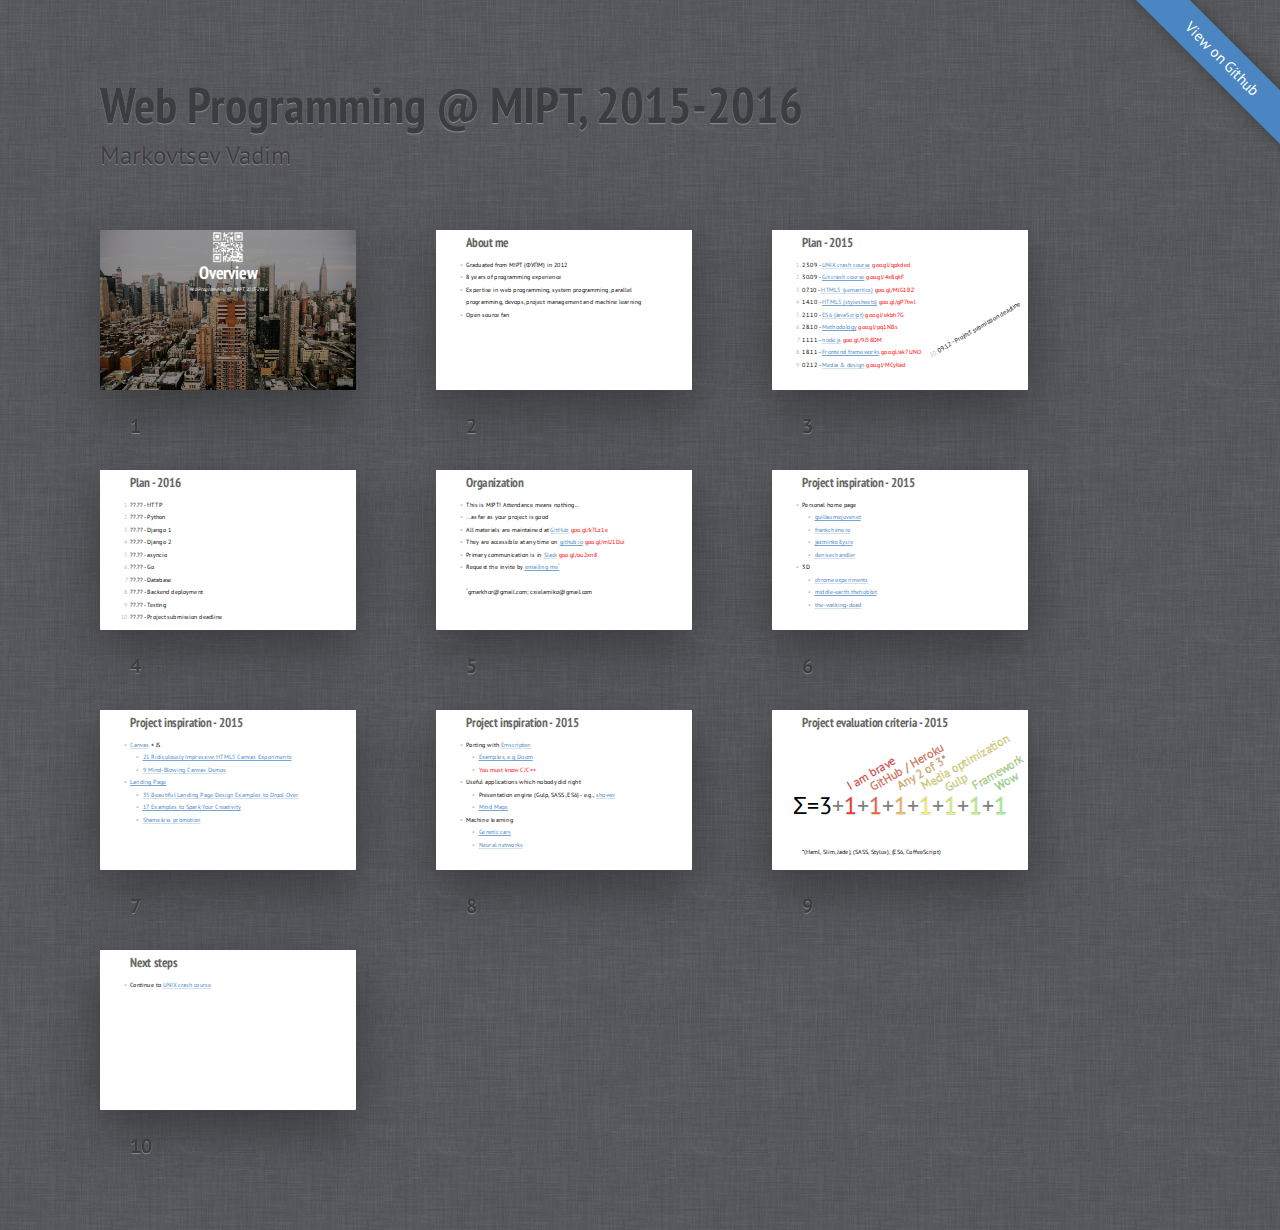
<file: 00_overview/index.html>
<!DOCTYPE HTML>
<html lang="en">
<head>
	<title>Web Programming @ MIPT</title>
	<meta charset="utf-8">
	<meta name="viewport" content="width=792, user-scalable=no">
	<meta http-equiv="x-ua-compatible" content="ie=edge">
	<link rel="stylesheet" href="../common/shower/themes/ribbon/styles/screen.css">
	<link rel="stylesheet" href="../common/shower/cover.css">
</head>
<body class="list">
	<header class="caption">
		<h1>Web Programming @ MIPT, 2015-2016</h1>
		<p>Markovtsev Vadim</p>
	</header>
	<section class="slide cover" id="cover"><div>
		<img src="pictures/cover.jpg" alt="">
		<h2>Overview</h2>
		<p>Web Programming @ MIPT, 2015-2016</p>
		<img src="pictures/qrcode.png" id="qr">
	</div></section>
	<section class="slide"><div>
		<h2>About me</h2>
		<ul>
			<li>Graduated from MIPT (ФУПМ) in 2012</li>
			<li>8 years of programming experience</li>
			<li>Expertise in web programming, system programming, parallel programming, devops, project management and machine learning</li>
      <li>Open source fan</li>
		</ul>
	</div></section>
	<section class="slide"><div>
		<h2>Plan - 2015</h2>
		<ol>
			<li>23.09 - <a href="../01_unix/index.html">UNIX crash course</a> <span class="short-url">goo.gl/qpkded</span></li>
			<li>30.09 - <a href="../02_git/index.html">Git crash course</a> <span class="short-url">goo.gl/4x8qkF</span></li>
			<li>07.10 - <a href="../03_html5/index.html">HTML5 (semantics)</a> <span class="short-url">goo.gl/MJG1BZ</span></li>
			<li>14.10 - <a href="../04_css3/index.html">HTML5 (stylesheets)</a> <span class="short-url">goo.gl/gP7twl</span></li>
			<li>21.10 - <a href="../05_es6/index.html">ES6 (JavaScript)</a> <span class="short-url">goo.gl/ekbh7G</span></li>
			<li>28.10 - <a href="../06_methodology/index.html">Methodology</a> <span class="short-url">goo.gl/pq1NBs</span></li>
			<li>11.11 - <a href="../07_node/index.html">node.js</a> <span class="short-url">goo.gl/9J58DM</span></li>
			<li>18.11 - <a href="../08_frameworks/index.html">Frontend frameworks</a> <span class="short-url">goo.gl/ak7UNO</span></li>
			<li>02.12 - <a href="../09_media/index.html">Media &amp; design</a> <span class="short-url">goo.gl/MCyKad</span></li>
			<li id="deadline-2015">09.12 - Project submission deadline</li>
		</ol>
		<style>
      #deadline-2015 {
				transform: translate(490px, -300px) rotate(-30deg);
			}
		</style>
	</div></section>
	<section class="slide"><div>
		<h2>Plan - 2016</h2>
		<ol>
			<li>??.?? - HTTP</li>
			<li>??.?? - Python</li>
			<li>??.?? - Django 1</li>
			<li>??.?? - Django 2</li>
			<li>??.?? - asyncio</li>
			<li>??.?? - Go</li>
			<li>??.?? - Database</li>
			<li>??.?? - Backend deployment</li>
			<li>??.?? - Testing</li>
			<li>??.?? - Project submission deadline</li>
		</ol>
	</div></section>
	<section class="slide"><div>
		<h2>Organization</h2>
		<ul>
			<li>This is MIPT! Attendance means nothing...</li>
			<li>...as far as your project is good</li>
			<li>All materials are maintained at <a href="https://github.com/vmarkovtsev/mipt_web_2015">GitHub</a>
				<span class="short-url">goo.gl/k7Lz1e</span></li>
			<li>They are accessible at any time on <a href="http://vmarkovtsev.github.io/mipt_web_2015/00_overview/index.html">
				github.io</a> <span class="short-url">goo.gl/mU1Dui</span></li>
      <li>Primary communication is in <a href="https://miptweb.slack.com/">Slack</a>
				<span class="short-url">goo.gl/ou2xn8</span></li>
			<li>Request the invite by <a href="mailto://gmarkhor@gmail.com">emailing me<sup>*</sup></a></li>
		</ul>
		<p><sup>*</sup>gmarkhor@gmail.com; cxielamiko@gmail.com</p>
	</div></section>
	<section class="slide"><div>
		<h2>Project inspiration - 2015</h2>
		<ul>
			<li>Personal home page
				<ul>
					<li><a href="http://www.guillaumejuvenet.com/">guillaumejuvenet</a></li>
					<li><a href="http://frankchimero.com/">frankchimero</a></li>
					<li><a href="http://www.jazminkellysix.com/">jazminkellysix</a></li>
					<li><a href="http://www.denisechandler.com/">denisechandler</a></li>
				</ul>
			</li>
			<li>3D
				<ul>
					<li><a href="https://www.chromeexperiments.com/webgl">chromeexperiments</a></li>
					<li><a href="http://middle-earth.thehobbit.com/map">middle-earth.thehobbit</a></li>
					<li><a href="http://www.cabletv.com/the-walking-dead">the-walking-dead</a></li>
				</ul>
			</li>
		</ul>
	</div></section>
	<section class="slide"><div>
		<h2>Project inspiration - 2015</h2>
		<ul>
			<li><a href="https://en.wikipedia.org/wiki/Canvas_element">Canvas</a> + JS
				<ul>
					<li><a href="http://code.tutsplus.com/articles/21-ridiculously-impressive-html5-canvas-experiments--net-14210">21
						Ridiculously Impressive HTML5 Canvas Experiments</a></li>
					<li><a href="http://davidwalsh.name/canvas-demos">9 Mind-Blowing Canvas Demos</a></li>
				</ul>
			</li>
			<li><a href="https://en.wikipedia.org/wiki/Landing_page">Landing Page</a>
				<ul>
					<li><a href="http://unbounce.com/landing-page-examples/built-using-unbounce/beautiful-landing-page-design-examples/">35
						Beautiful Landing Page Design Examples to Drool Over</a></li>
					<li><a href="http://www.wordstream.com/blog/ws/2015/06/15/landing-page-inspiration">17
						Examples to Spark Your Creativity</a></li>
					<li><a href="https://resystem.org/">Shameless promotion</a></li>
				</ul>
			</li>
		</ul>
	</div></section>
	<section class="slide"><div>
		<h2>Project inspiration - 2015</h2>
		<ul>
			<li>Porting with <a href="http://kripken.github.io/emscripten-site/">Emscripten</a>
				<ul>
					<li><a href="https://github.com/kripken/emscripten/wiki/Porting-Examples-and-Demos">Examples, e.g. Doom</a></li>
					<li><span style="color: red;">You must know C/C++</span></li>
				</ul>
			</li>
			<li>Useful applications which nobody did right
				<ul>
					<li>Presentation engine (Gulp, SASS, ES6) - e.g., <a href="https://github.com/shower/shower">shower</a></li>
					<li><a href="https://en.wikipedia.org/wiki/Mind_map">Mind Maps</a></li>
				</ul>
			</li>
			<li>Machine learning
				<ul>
					<li><a href="http://rednuht.org/genetic_cars_2/">Genetic cars</a></li>
					<li><a href="http://cs.stanford.edu/people/karpathy/convnetjs/">Neural networks</a></li>
				</ul>
			</li>
		</ul>
	</div></section>
	<section class="slide"><div>
		<h2>Project evaluation criteria - 2015</h2>
		<div id="evaluation">
			<span>Σ=</span>
			<span>3</span>
			<span class="plus">+</span>
			<span class="extra">1</span>
			<span class="plus">+</span>
			<span class="extra">1</span>
			<span class="plus">+</span>
			<span class="extra">1</span>
			<span class="plus">+</span>
			<span class="extra">1</span>
			<span class="plus">+</span>
			<span class="extra">1</span>
			<span class="plus">+</span>
			<span class="extra">1</span>
			<span class="plus">+</span>
			<span class="extra">1</span>
		</div>
		<span id="star">*(Haml, Slim, Jade), (SASS, Stylus), (ES6, CoffeeScript)</span>
		<style>
		#star {
			position: absolute;
			bottom: 50px;
		}
		#evaluation {
			display: flex;
			align-items: center;
  		justify-content: center;
			height: 100%;
			font-size: 380%;
		}
		.plus {
			color: gray;
		}
		.extra {
			-webkit-text-stroke: 1px gray;
		}
		.extra::before {
			font-size: 50%;
			position: absolute;
			transform: translatey(-80px) rotate(-30deg);
		}
		.extra:nth-of-type(4) {
			color: #ff3232;
		}
		.extra:nth-of-type(4)::before {
			content: "I am brave";
		}
		.extra:nth-of-type(6) {
			color: #ff5f3e;
		}
		.extra:nth-of-type(6)::before {
			content: "GitHub / Heroku";
			transform: translate(-15px, -105px) rotate(-30deg);
		}
		.extra:nth-of-type(8) {
			color: #ffb756;
		}
		.extra:nth-of-type(8)::before {
			content: "Any 2 of 3*";
			transform: translatey(-85px) rotate(-30deg);
		}
		.extra:nth-of-type(10) {
			color: #fff767;
		}
		.extra:nth-of-type(10)::before {
			content: "Media optimization";
			transform: translate(-15px, -125px) rotate(-30deg);
		}
		.extra:nth-of-type(12) {
			color: #e3fb72;
		}
		.extra:nth-of-type(12)::before {
			content: "Gulp";
			transform: translatey(-45px) rotate(-30deg);
		}
		.extra:nth-of-type(14) {
			color: #bcfd7f;
		}
		.extra:nth-of-type(14)::before {
			content: "Framework";
			transform: translatey(-85px) rotate(-30deg);
		}
		.extra:nth-of-type(16) {
			color: #9eff89;
		}
		.extra:nth-of-type(16)::before {
			content: "Wow";
			transform: translatey(-50px) rotate(-30deg);
		}
		</style>
	</div></section>
	<section class="slide"><div>
		<h2>Next steps</h2>
		<ul>
			<li>Continue to <a href="../01_unix/index.html">UNIX crash course</a></li>
		</ul>
	</div></section>
	<p class="badge"><a href="https://github.com/vmarkovtsev/mipt_web_2015">View on Github</a></p>
	<!--
		To hide progress bar from entire presentation
		just remove “progress” element.
		-->
	<div class="progress"><div></div></div>
	<script src="../common/shower/shower.min.js"></script>
</body>
</html>
</file>
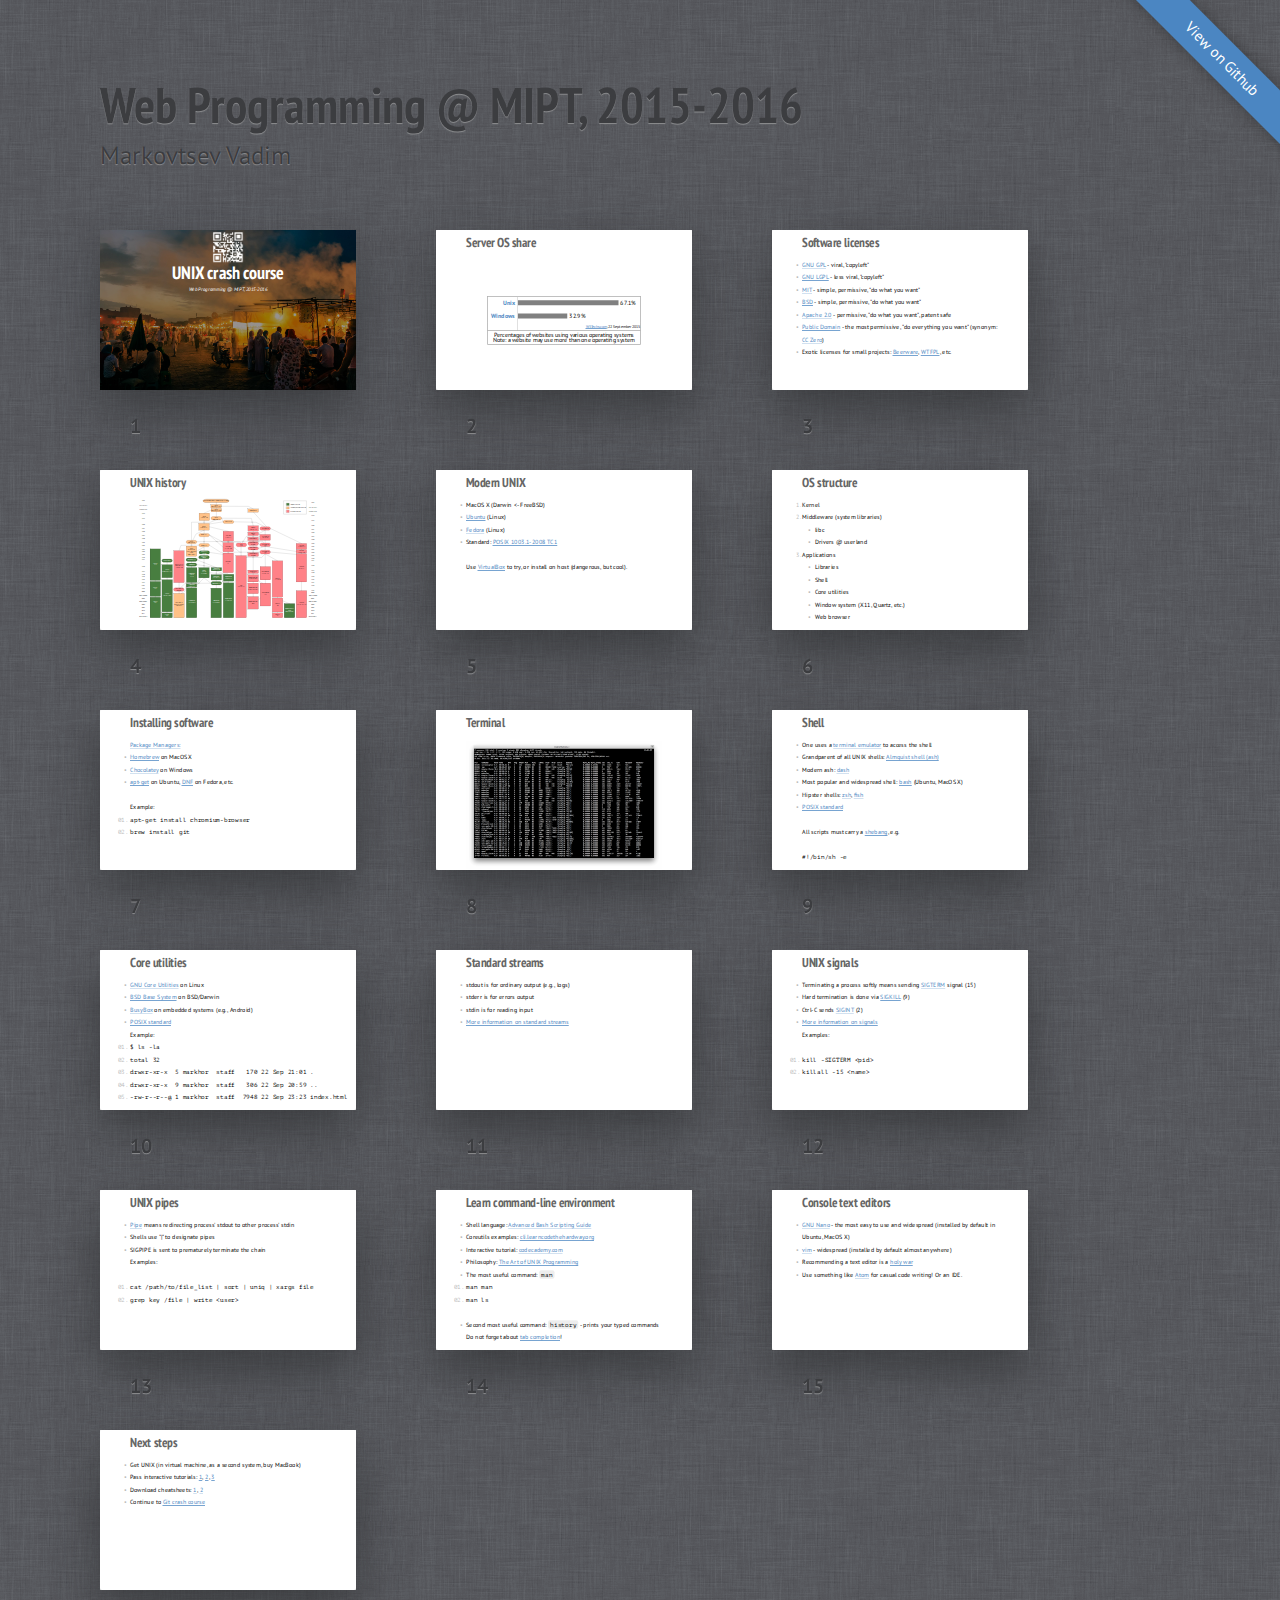
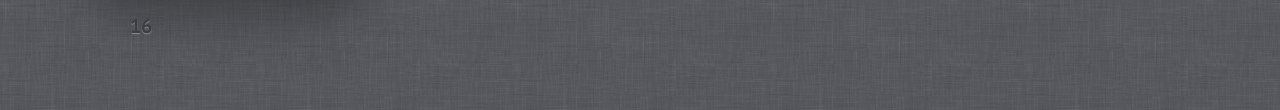
<file: 01_unix/index.html>
<!DOCTYPE HTML>
<html lang="en">
<head>
	<title>Web Programming @ MIPT - 01</title>
	<meta charset="utf-8">
	<meta name="viewport" content="width=792, user-scalable=no">
	<meta http-equiv="x-ua-compatible" content="ie=edge">
	<link rel="stylesheet" href="../common/shower/themes/ribbon/styles/screen.css">
	<link rel="stylesheet" href="../common/shower/cover.css">

	<style>
		table.bars {width: auto; margin-top: calc(50% - 97px - 105px); border:solid 1px black; border-bottom:0px; background-color:#FFF; margin-left:auto; margin-right:auto; margin-bottom:0px; }
		table.bars tr.overall {border-bottom:solid 1px black}
		table.bars th {line-height: 1; background: none; border:0px; text-align:right; vertical-align:middle; padding-bottom:0px; padding-left:10px; padding-right:10px; padding-top:0px;}
		table.bars th.lbar {text-align:left; border-left:solid 1px gray;}
		table.bars th a {text-decoration:none; vertical-align:middle; background: none;}
		table.bars th a:hover {text-decoration: underline}
		table.bars td {background: none; border:0px; border-left:solid 1px gray; text-align:left; padding:0px; padding-right:10px; }
		table.bars td.barleg {border:solid 1px black; text-align:center; padding:10px;}
		table.bars td.lbar {text-align:right; padding:0px; border-left:0px;}
		table.bars th.cap1 {font-weight:normal; text-align:left; font-size:60%; border-bottom:solid 1px black; padding:0px; padding-left:2px; padding-right:2px; padding-top:2px; margin:0; }
		table.bars td.cap1 {text-align:right; font-size:60%; border-bottom:solid 1px black; padding:0px; padding-top:2px; padding-right:2px; margin:0; }
		table.bars td.cap2 {line-height: 1; text-align:center; font-size:90%; border:solid 1px black; border-top:0px; padding:0.2em; padding-left:1em; padding-right:1em; margin:0;}
		table.bars div.barleg {height:11px; width:11px; margin-right:6px; margin-left:12px; display:inline-block;}
		table.bars div.bar {height:0.8em; margin-right:0.3em;}
		table.bars div.bar0 {margin-top:8px;margin-bottom:8px;}
		table.bars div.bar1 {margin-top:1px;margin-bottom:1px;}
		table.bars div.bar2 {margin-top:1px;margin-bottom:1px;}
		table.bars div.lbar {height:0.8em; margin-left:0px;}
		table.bars div.filler {height:2px; margin-top:2px;margin-bottom:2px;}
		table.bars div.filler2 {height:2px; margin:0px;}
		table.bars div.b0 {background-color:#808080;}
		table.bars div.b1 {background-color:green;}
		table.bars div.b2 {background-color:red;}
		table.bars div.b3 {background-color:blue;}
		table.bars div.b4 {background-color:orange;}
		table.bars div.b5 {background-color:aqua;}
		table.bars div.b6 {background-color:yellow;}
		table.bars div.b7 {background-color:lime;}
		table.bars div.b8 {background-color:fuchsia;}
		table.bars div.b9 {background-color:olive;}
		table.bars div.b10{background-color:teal;}
		table.bars div.b11{background-color:purple;}
		table.bars div.b12{background-color:navy;}

		table.bar {border:0px; margin:0px; width: auto;}
		table.bar td {border:0px; text-align:left; vertical-align:middle; padding:0px; margin:0px;}
		table.lbar {border:0px; margin:0px; margin-left:auto;}
		table.lbar td {border:0px; text-align:right; vertical-align:middle; padding:0px; padding-left:5px; margin:0px;}
	</style>
</head>
<body class="list">
	<header class="caption">
		<h1>Web Programming @ MIPT, 2015-2016</h1>
		<p>Markovtsev Vadim</p>
	</header>
	<section class="slide cover" id="cover"><div>
		<img src="pictures/cover.jpg" alt="">
		<h2>UNIX crash course</h2>
		<p>Web Programming @ MIPT, 2015-2016</a></p>
		<img src="pictures/qrcode.png" id="qr">
	</div></section>
	<section class="slide"><div>
		<h2>Server OS share</h2>
		<table class="bars"><tbody><tr><th><a href="http://w3techs.com/technologies/details/os-unix/all/all">Unix</a>
		</th><td><table class="bar"><tbody><tr><td><div class="bar bar0 b0" style="width: 402px"></div></td>
			<td>67.1%</td></tr></tbody></table></td></tr><tr><th>
				<a href="http://w3techs.com/technologies/details/os-windows/all/all">Windows</a></th>
				<td style="padding-top: 3px;"><table class="bar"><tbody><tr><td>
					<div class="bar bar0 b0" style="width: 197px"></div></td><td>32.9%</td></tr></tbody></table>
				</td></tr><tr><th class="cap1"></th><td class="cap1"><a href="http://w3techs.com/technologies/overview/operating_system/all">W3Techs.com</a>, 22 September 2015</td></tr><tr><td class="cap2" colspan="2">Percentages of websites using various operating systems<br>Note: a website may use more than one operating system</td></tr></tbody></table>

	</div></section>
	<section class="slide"><div>
		<h2>Software licenses</h2>
		<ul>
			<li><a href="https://en.wikipedia.org/wiki/GNU_General_Public_License">GNU GPL</a> - viral, "copyleft"</li>
			<li><a href="https://en.wikipedia.org/wiki/GNU_Lesser_General_Public_License">GNU LGPL</a> - less viral, "copyleft"</li>
			<li><a href="https://en.wikipedia.org/wiki/MIT_License">MIT</a> - simple, permissive, "do what you want"</li>
			<li><a href="https://en.wikipedia.org/wiki/BSD_licenses">BSD</a> - simple, permissive, "do what you want"</li>
			<li><a href="https://en.wikipedia.org/wiki/Apache_License">Apache 2.0</a> - permissive, "do what you want", patent safe</li>
			<li><a href="https://en.wikipedia.org/wiki/Public_domain">Public Domain</a> - the most permissive,
				"do everything you want" (synonym: <a href="https://creativecommons.org/publicdomain/zero/1.0/">CC Zero</a>)</li>
			<li>Exotic licenses for small projects: <a href="https://en.wikipedia.org/wiki/Beerware">Beerware</a>,
			<a href="https://en.wikipedia.org/wiki/WTFPL">WTFPL</a>, etc.</li>
		</ul>
	</div></section>
	<section class="slide"><div>
		<h2>UNIX history</h2>
		<a href="https://en.wikipedia.org/wiki/Unix" style="color: rgba(0,0,0,0);">
			<img src="pictures/history.svg"
			  style="width: 100%; height: calc(100% - 50px); object-fit: contain;"></a>
	</div></section>
	<section class="slide"><div>
		<h2>Modern UNIX</h2>
		<ul>
			<li>MacOS X (Darwin &lt;- FreeBSD)</li>
			<li><a href="http://www.ubuntu.com/desktop">Ubuntu</a> (Linux)</li>
			<li><a href="https://getfedora.org/">Fedora</a> (Linux)</li>
			<li>Standard: <a href="https://en.m.wikipedia.org/wiki/POSIX">POSIX 1003.1-2008 TC1</a></li>
		</ul>
		<p>Use <a href="https://www.virtualbox.org/">VirtualBox</a> to try, or install on host (dangerous, but cool).</p>
	</div></section>
	<section class="slide"><div>
		<h2>OS structure</h2>
		<ol>
			<li>Kernel</li>
			<li>Middleware (system libraries)
				<ul>
					<li>libc</li>
					<li>Drivers @ userland</li>
				</ul>
			</li>
			<li>Applications
				<ul>
					<li>Libraries</li>
					<li>Shell</li>
					<li>Core utilities</li>
					<li>Window system (X11, Quartz, etc.)</li>
					<li>Web browser</li>
				</ul>
			</li>
		</ol>
	</div></section>
	<section class="slide"><div>
		<h2>Installing software</h2>
		<a href="https://en.wikipedia.org/wiki/Package_manager">Package Managers:</a>
		<ul>
			<li><a href="http://brew.sh/">Homebrew</a> on MacOSX</li>
			<li><a href="https://chocolatey.org/">Chocolatey</a> on Windows</li>
			<li><a href="https://en.wikipedia.org/wiki/Advanced_Packaging_Tool">apt-get</a> on Ubuntu, <a href="https://en.wikipedia.org/wiki/DNF_(software)">DNF</a> on Fedora, etc.</li>
		</ul>
		<h3>Example:</h3>
		<pre>
			<code>apt-get install chromium-browser</code>
			<code>brew install git</code>
		</pre>
	</div></section>
	<section class="slide"><div>
		<h2>Terminal</h2>
		<img src="pictures/terminal.png" style="width: 100%; height: 100%; object-fit: contain;"></img>
	</div></section>
	<section class="slide"><div>
		<h2>Shell</h2>
		<ul>
			<li>One uses a <a href="https://en.wikipedia.org/wiki/Terminal_emulator">terminal emulator</a> to access the shell</li>
			<li>Grandparent of all UNIX shells: <a href="https://en.wikipedia.org/wiki/Almquist_shell">Almquist shell (ash)</a></li>
			<li>Modern ash: <a href="https://en.wikipedia.org/wiki/Almquist_shell">dash</a></li>
			<li>Most popular and widespread shell: <a href="https://en.wikipedia.org/wiki/Bash_(Unix_shell)">bash</a> (Ubuntu, MacOS X)</li>
      <li>Hipster shells: <a href="https://en.wikipedia.org/wiki/Z_shell">zsh</a>, <a href="https://en.wikipedia.org/wiki/Friendly_interactive_shell">fish</a></li>
      <li><a href="http://pubs.opengroup.org/onlinepubs/9699919799/idx/shell.html">POSIX standard</a></li>
		</ul>
		<p>All scripts must carry a <a href="https://en.wikipedia.org/wiki/Shebang_(Unix)">shebang</a>, e.g.</p>
		<pre>
			<code>#!/bin/sh -e</code>
		</pre>
	</div></section>
	<section class="slide"><div>
		<h2>Core utilities</h2>
		<ul style="margin: 0;">
			<li><a href="https://en.wikipedia.org/wiki/GNU_Core_Utilities">GNU Core Utilities</a> on Linux</li>
			<li><a href="https://www.over-yonder.net/~fullermd/rants/bsd4linux/03">BSD Base System</a> on BSD/Darwin</li>
      <li><a href="https://en.wikipedia.org/wiki/BusyBox">BusyBox</a> on embedded systems (e.g., Android)</li>
			<li><a href="http://pubs.opengroup.org/onlinepubs/9699919799/idx/utilities.html">POSIX standard</a></li>
		</ul>
		<p style="margin: 0;">Example:</p>
		<pre>
			<code>$ ls -la</code>
			<code>total 32</code>
			<code>drwxr-xr-x  5 markhor  staff   170 22 Sep 21:01 .</code>
			<code>drwxr-xr-x  9 markhor  staff   306 22 Sep 20:59 ..</code>
			<code>-rw-r--r--@ 1 markhor  staff  7948 22 Sep 23:23 index.html</code>
		</pre>
	</div></section>
	<section class="slide"><div>
		<h2>Standard streams</h2>
		<ul>
			<li>stdout is for ordinary output (e.g., logs)</li>
			<li>stderr is for errors output</li>
      <li>stdin is for reading input</li>
			<li><a href="https://en.wikipedia.org/wiki/Standard_streams">More information on standard streams</a></li>
		</ul>
	</div></section>
	<section class="slide"><div>
		<h2>UNIX signals</h2>
		<ul>
			<li>Terminating a process softly means sending <a href="https://ru.wikipedia.org/wiki/SIGTERM">SIGTERM</a> signal (15)</li>
			<li>Hard termination is done via <a href="https://ru.wikipedia.org/wiki/SIGKILL">SIGKILL</a> (9)</li>
      <li>Ctrl-C sends <a href="https://ru.wikipedia.org/wiki/SIGINT">SIGINT</a> (2)</li>
			<li><a href="http://bash.cyberciti.biz/guide/Sending_signal_to_Processes">More information on signals</a></li>
			<p>Examples:</p>
			<pre>
				<code>kill -SIGTERM &lt;pid&gt;</code>
				<code>killall -15 &lt;name&gt;</code>
			</pre>
		</ul>
	</div></section>
	<section class="slide"><div>
		<h2>UNIX pipes</h2>
		<ul>
			<li><a href="https://en.wikipedia.org/wiki/Pipeline_(Unix)">Pipe</a> means redirecting process' stdout to other process' stdin</li>
			<li>Shells use "|" to designate pipes</li>
			<li>SIGPIPE is sent to prematurely terminate the chain</li>
			<p>Examples:</p>
			<pre>
				<code>cat /path/to/file_list | sort | uniq | xargs file</code>
				<code>grep key /file | write &lt;user&gt;</code>
			</pre>
		</ul>
	</div></section>
	<section class="slide"><div>
		<h2>Learn command-line environment</h2>
		<ul>
			<li>Shell language: <a href="http://www.tldp.org/LDP/abs/html/">Advanced Bash Scripting Guide</a></li>
			<li>Coreutils examples: <a href="http://cli.learncodethehardway.org/book/">cli.learncodethehardway.org</a></li>
      <li>Interactive tutorial: <a href="https://www.codecademy.com/en/courses/learn-the-command-line">codecademy.com</a></li>
			<li>Philosophy: <a href="http://www.catb.org/~esr/writings/taoup/html/">The Art of UNIX Programming</a></li>
			<li>The most useful command: <code>man</code></li>
			<pre>
				<code>man man</code>
				<code>man ls</code>
			</pre>
			<li>Second most useful command: <code>history</code> - prints your typed commands</li>
			<p>Do not forget about <a href="https://en.wikipedia.org/wiki/Command-line_completion">tab completion</a>!</p>
		</ul>
	</div></section>
	<section class="slide"><div>
		<h2>Console text editors</h2>
		<ul>
			<li><a href="http://www.nano-editor.org/">GNU Nano</a> - the most easy
				to use and widespread (installed by default in Ubuntu, MacOS X)</li>
			<li><a href="http://www.vim.org/">vim</a> - widespread (installed by default almost anywhere)</li>
			<li>Recommending a text editor is a <a href="https://en.wikipedia.org/wiki/Editor_war">holy war</a></li>
			<li>Use something like <a href="https://atom.io/">Atom</a> for casual code writing! Or an IDE.</li>
		</ul>
	</div></section>
	<section class="slide"><div>
		<h2>Next steps</h2>
		<ul>
			<li>Get UNIX (in virtual machine, as a second system, buy MacBook)</li>
			<li>Pass interactive tutorials: <a href="http://www.learnshell.org/">1</a>,
			<a href="https://www.codecademy.com/en/courses/learn-the-command-line">2</a>,
			<a href="http://wiki.bash-hackers.org/scripting/tutoriallist">3</a></li>
			<li>Download cheatsheets: <a href="http://www.catonmat.net/download/gnu-coreutils-cheat-sheet.pdf">1</a>,
			<a href="http://cli.learncodethehardway.org/bash_cheat_sheet.pdf">2</a></li>
			<li>Continue to <a href="../02_git/index.html">Git crash course</a></li>
		</ul>
	</div></section>
	<p class="badge"><a href="https://github.com/vmarkovtsev/mipt_web_2015">View on Github</a></p>
	<!--
		To hide progress bar from entire presentation
		just remove “progress” element.
		-->
	<div class="progress"><div></div></div>
	<script src="../common/shower/shower.min.js"></script>
</body>
</html>
</file>
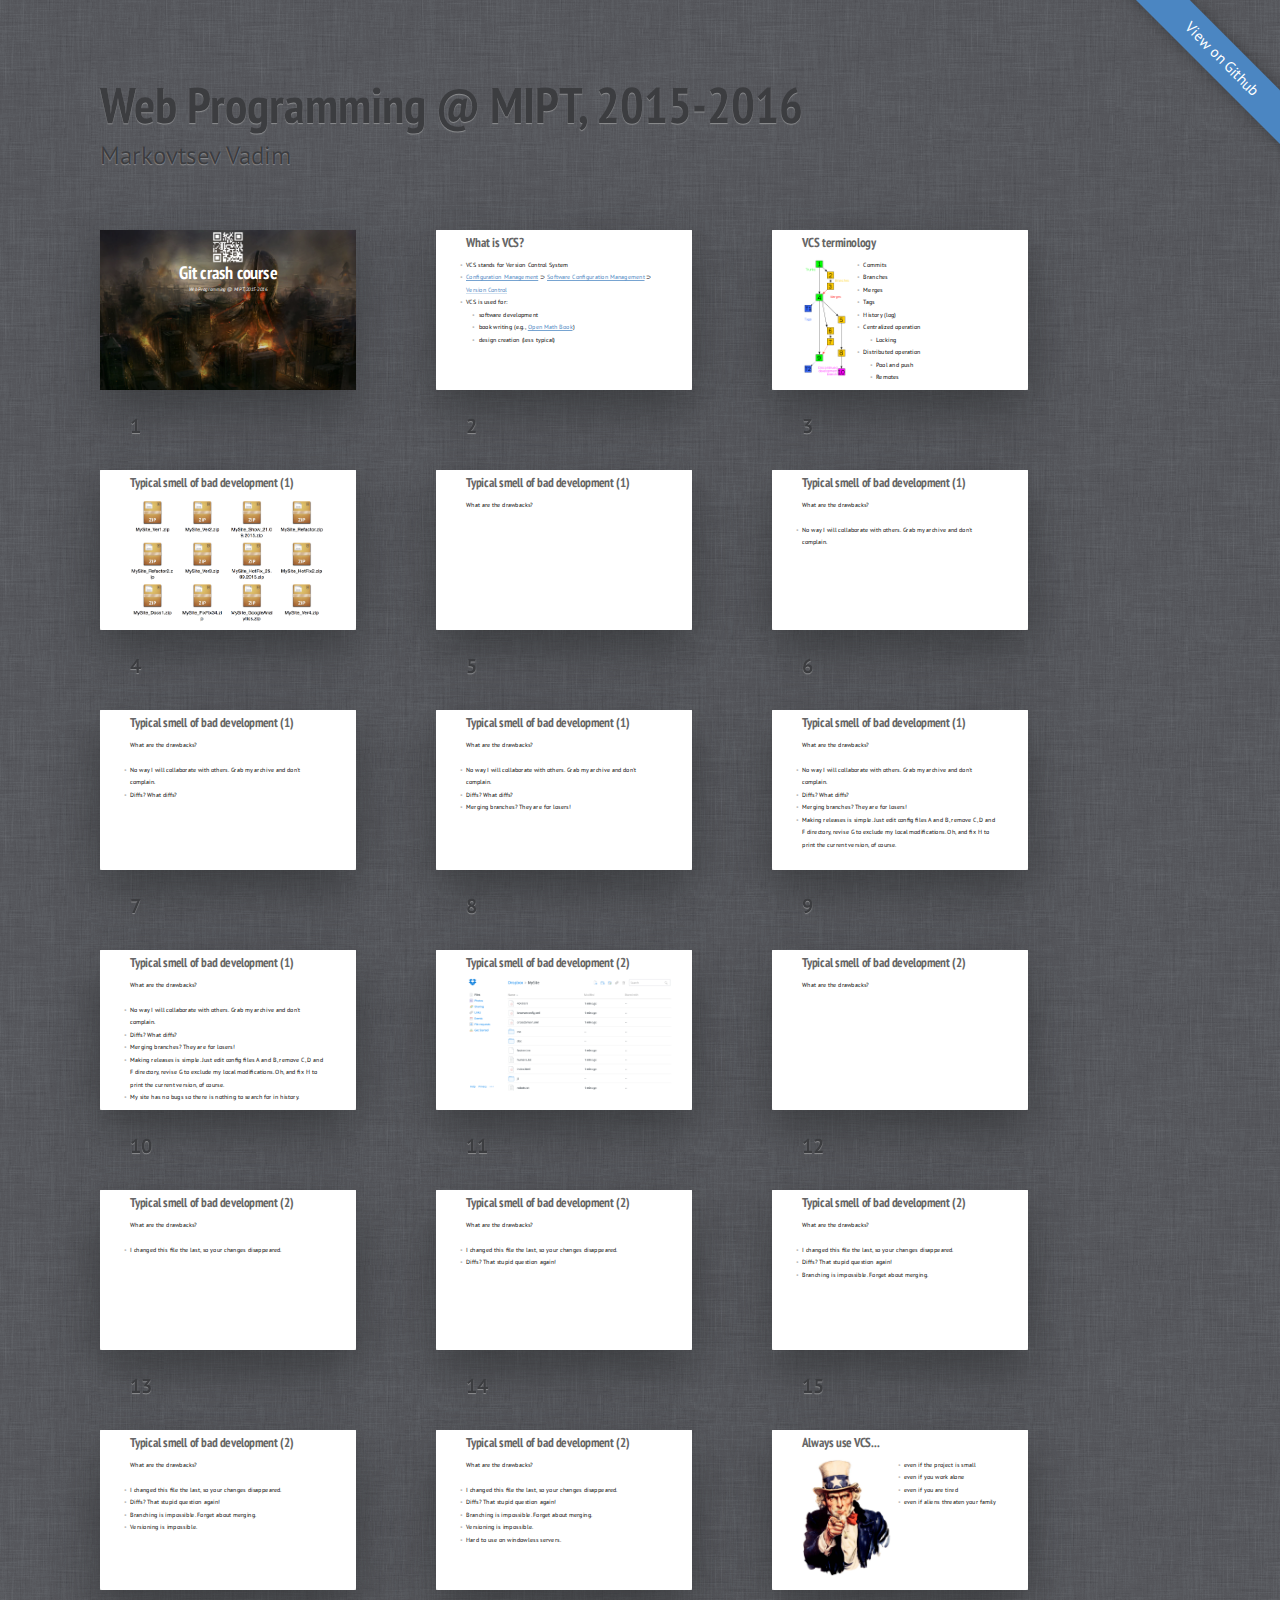
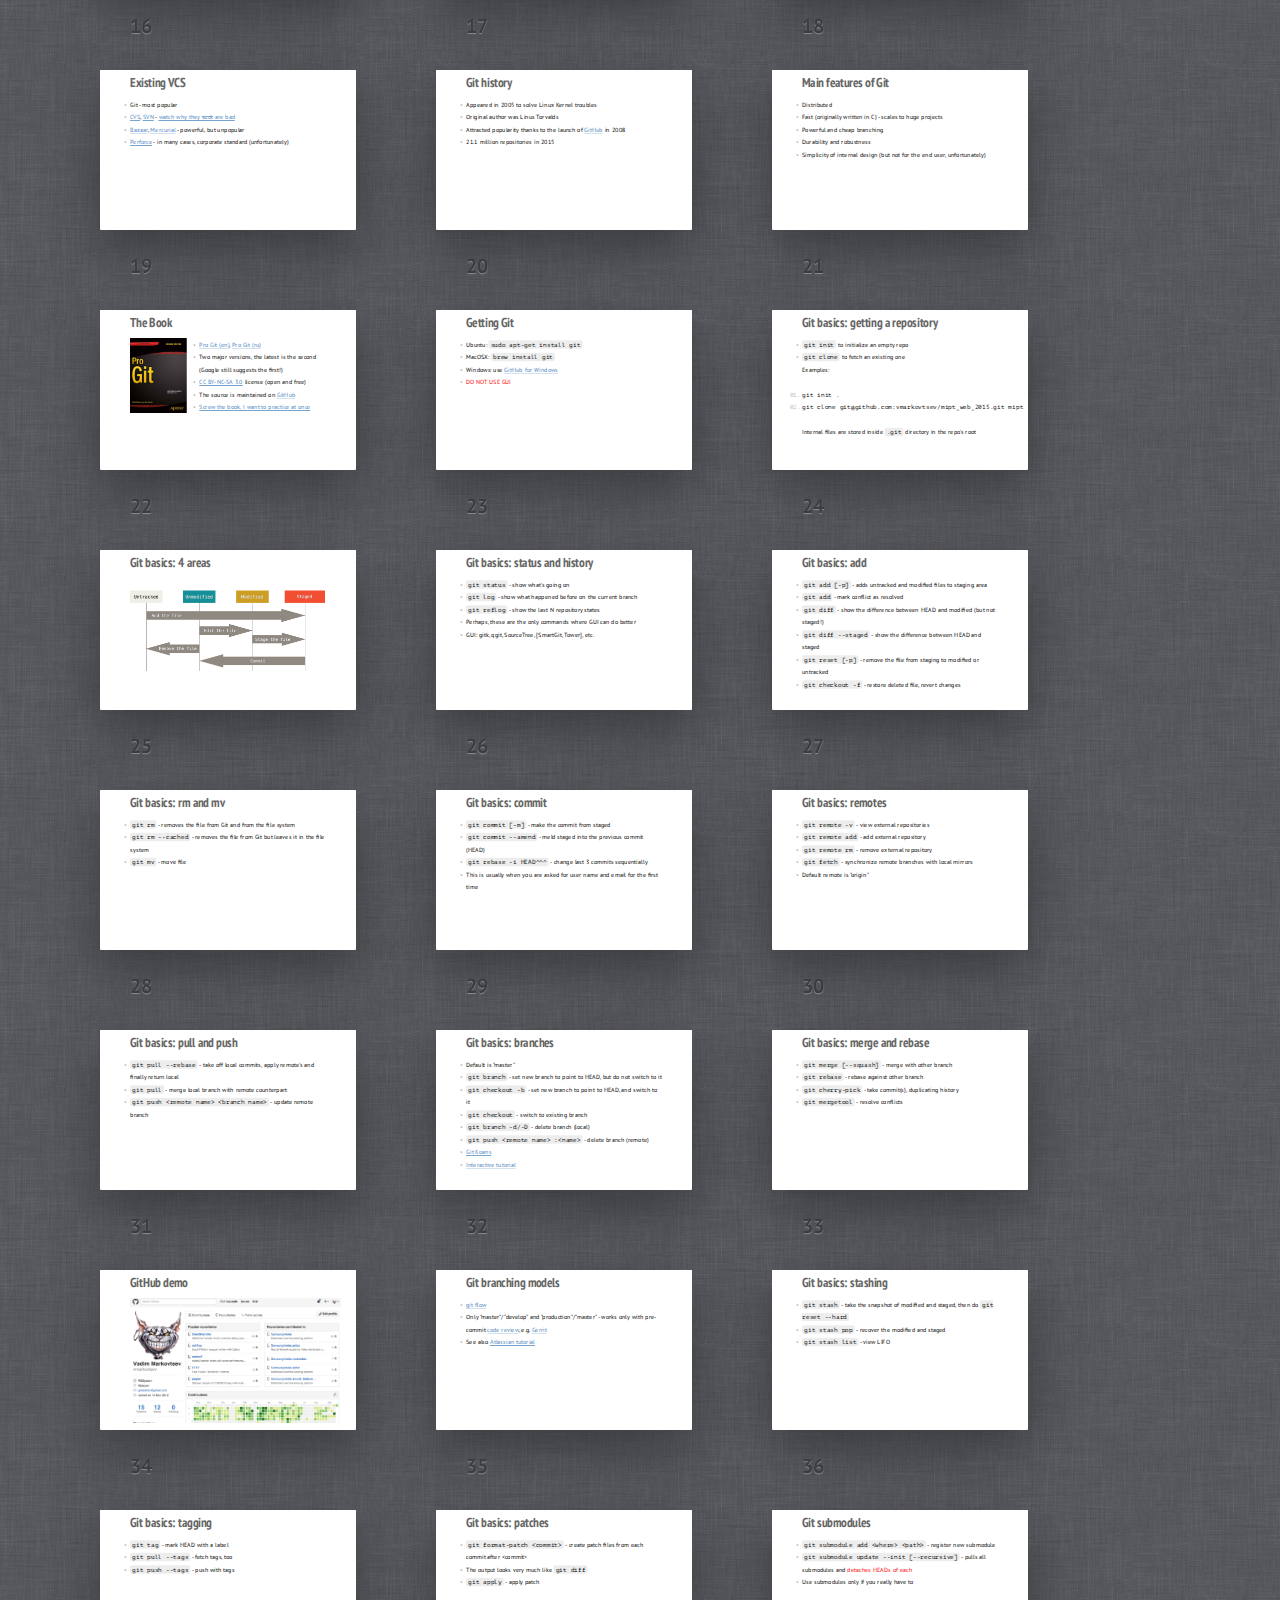
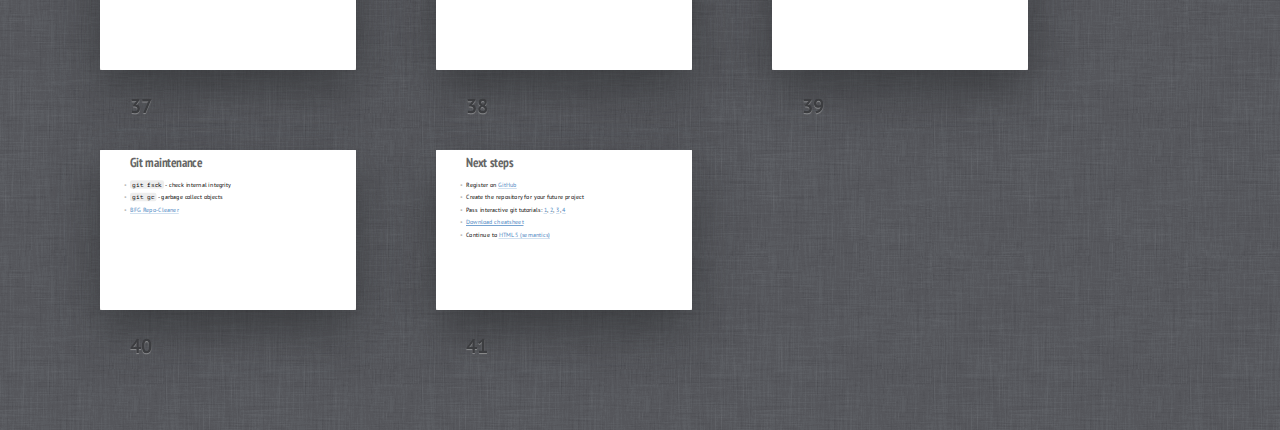
<file: 02_git/index.html>
<!DOCTYPE HTML>
<html lang="en">
<head>
	<title>Web Programming @ MIPT - 02</title>
	<meta charset="utf-8">
	<meta name="viewport" content="width=792, user-scalable=no">
	<meta http-equiv="x-ua-compatible" content="ie=edge">
	<link rel="stylesheet" href="../common/shower/themes/ribbon/styles/screen.css">
	<link rel="stylesheet" href="../common/shower/cover.css">
</head>
<body class="list">
	<header class="caption">
		<h1>Web Programming @ MIPT, 2015-2016</h1>
		<p>Markovtsev Vadim</p>
	</header>
	<section class="slide cover" id="cover"><div>
		<img src="pictures/cover.jpg" alt="">
		<h2>Git crash course</h2>
		<p>Web Programming @ MIPT, 2015-2016</a></p>
		<img src="pictures/qrcode.png" id="qr">

		<style>
			#cover > div {
				background-color: rgba(0, 0, 0, 0.2);
			}
		</style>
	</div></section>
	<section class="slide"><div>
		<h2>What is VCS?</h2>
		<ul>
			<li>VCS stands for Version Control System</li>
			<li><a href="https://en.wikipedia.org/wiki/Configuration_management">Configuration Management</a> ⊃
			<a href="https://en.wikipedia.org/wiki/Software_configuration_management">Software Configuration Management</a> ⊃
		  <a href="https://en.wikipedia.org/wiki/Version_control">Version Control</a></li>
			<li>VCS is used for:
				<ul>
					<li>software development</li>
					<li>book writing (e.g., <a href="https://open-math-book.github.io/">Open Math Book</a>)</li>
					<li>design creation (less typical)</li>
				</ul>
			</li>
		</ul>
	</div></section>
	<section class="slide"><div>
		<h2>VCS terminology</h2>
		<div id="vcs-container">
			<img src="pictures/vcs.png" id="vcs-img">
			<ul>
				<li>Commits</li>
				<li>Branches</li>
				<li>Merges</li>
				<li>Tags</li>
				<li>History (log)</li>
				<li>Centralized operation
					<ul>
						<li>Locking</li>
					</ul>
				</li>
				<li>Distributed operation
					<ul>
						<li>Pool and push</li>
						<li>Remotes</li>
					</ul>
				</li>
			</ul>
		</div>
		<style>
		  #vcs-container {
				display: flex;
			}
      #vcs-img {
				height: 480px;
				margin-right: 50px;
			}
		</style>
	</div></section>
	<section class="slide"><div>
		<h2>Typical smell of bad development (1)</h2>
		<img src="pictures/fail_zip.png" id="fail_zip">
		<style>
		  #fail_zip {
		    width: 800px;
		  }
		</style>
	</div></section>
	<section class="slide"><div>
		<h2>Typical smell of bad development (1)</h2>
		<p>What are the drawbacks?</p>
	</div></section>
	<section class="slide"><div>
		<h2>Typical smell of bad development (1)</h2>
		<p>What are the drawbacks?</p>
		<ul>
			<li>No way I will collaborate with others. Grab my archive and don't complain.</li>
		</ul>
	</div></section>
	<section class="slide"><div>
		<h2>Typical smell of bad development (1)</h2>
		<p>What are the drawbacks?</p>
		<ul>
			<li>No way I will collaborate with others. Grab my archive and don't complain.</li>
			<li>Diffs? What diffs?</li>
		</ul>
	</div></section>
	<section class="slide"><div>
		<h2>Typical smell of bad development (1)</h2>
		<p>What are the drawbacks?</p>
		<ul>
			<li>No way I will collaborate with others. Grab my archive and don't complain.</li>
			<li>Diffs? What diffs?</li>
			<li>Merging branches? They are for losers!</li>
		</ul>
	</div></section>
	<section class="slide"><div>
		<h2>Typical smell of bad development (1)</h2>
		<p>What are the drawbacks?</p>
		<ul>
			<li>No way I will collaborate with others. Grab my archive and don't complain.</li>
			<li>Diffs? What diffs?</li>
			<li>Merging branches? They are for losers!</li>
			<li>Making releases is simple. Just edit config files A and B, remove C,
				D and F directory, revise G to exclude my local modifications. Oh, and
				fix H to print the current version, of course.</li>
		</ul>
	</div></section>
	<section class="slide"><div>
		<h2>Typical smell of bad development (1)</h2>
		<p>What are the drawbacks?</p>
		<ul>
			<li>No way I will collaborate with others. Grab my archive and don't complain.</li>
			<li>Diffs? What diffs?</li>
			<li>Merging branches? They are for losers!</li>
			<li>Making releases is simple. Just edit config files A and B, remove C,
				D and F directory, revise G to exclude my local modifications. Oh, and
				fix H to print the current version, of course.</li>
			<li>My site has no bugs so there is nothing to search for in history.</li>
		</ul>
	</div></section>
	<section class="slide"><div>
		<h2>Typical smell of bad development (2)</h2>
		<img src="pictures/fail_dropbox.png" id="fail_dropbox">
		<style>
      #fail_dropbox {
				height: 450px;
			}
		</style>
	</div></section>
	<section class="slide"><div>
		<h2>Typical smell of bad development (2)</h2>
		<p>What are the drawbacks?</p>
	</div></section>
	<section class="slide"><div>
		<h2>Typical smell of bad development (2)</h2>
		<p>What are the drawbacks?</p>
		<ul>
			<li>I changed this file the last, so your changes disappeared.</li>
		</ul>
	</div></section>
	<section class="slide"><div>
		<h2>Typical smell of bad development (2)</h2>
		<p>What are the drawbacks?</p>
		<ul>
			<li>I changed this file the last, so your changes disappeared.</li>
			<li>Diffs? That stupid question again!</li>
		</ul>
	</div></section>
	<section class="slide"><div>
		<h2>Typical smell of bad development (2)</h2>
		<p>What are the drawbacks?</p>
		<ul>
			<li>I changed this file the last, so your changes disappeared.</li>
			<li>Diffs? That stupid question again!</li>
			<li>Branching is impossible. Forget about merging.</li>
		</ul>
	</div></section>
	<section class="slide"><div>
		<h2>Typical smell of bad development (2)</h2>
		<p>What are the drawbacks?</p>
		<ul>
			<li>I changed this file the last, so your changes disappeared.</li>
			<li>Diffs? That stupid question again!</li>
			<li>Branching is impossible. Forget about merging.</li>
			<li>Versioning is impossible.</li>
		</ul>
	</div></section>
	<section class="slide"><div>
		<h2>Typical smell of bad development (2)</h2>
		<p>What are the drawbacks?</p>
		<ul>
			<li>I changed this file the last, so your changes disappeared.</li>
			<li>Diffs? That stupid question again!</li>
			<li>Branching is impossible. Forget about merging.</li>
			<li>Versioning is impossible.</li>
			<li>Hard to use on windowless servers.</li>
		</ul>
	</div></section>
	<section class="slide"><div>
		<h2>Always use VCS...</h2>
		<img src="pictures/you.jpg" id="you">
		<ul>
			<li>even if the project is small</li>
			<li>even if you work alone</li>
			<li>even if you are tired</li>
			<li>even if aliens threaten your family</li>
		</ul>
		<style>
			#you {
				float: left;
				margin-right: 50px;
				height: 480px;
			}
		</style>
	</div></section>
	<section class="slide"><div>
		<h2>Existing VCS</h2>
		<ul>
			<li>Git - most popular</li>
			<li><a href="https://en.wikipedia.org/wiki/Concurrent_Versions_System">CVS</a>,
				<a href="https://en.wikipedia.org/wiki/Apache_Subversion">SVN</a> - <a href="http://www.youtube.com/watch?v=4XpnKHJAok8">watch why they
				<span style="text-decoration: line-through;">suck</span> are bad</a></li>
			<li><a href="https://en.wikipedia.org/wiki/GNU_Bazaar">Bazaar</a>,
				<a href="https://en.wikipedia.org/wiki/Mercurial">Mercurial</a> - powerful, but unpopular</li>
			<li><a href="https://en.wikipedia.org/wiki/Perforce">Perforce</a> - in many cases, corporate standard (unfortunately)</li>
		</ul>
	</div></section>
	<section class="slide"><div>
		<h2>Git history</h2>
		<ul>
			<li>Appeared in 2005 to solve Linux Kernel troubles</li>
			<li>Original author was Linus Torvalds</li>
			<li>Attracted popularity thanks to the launch of <a href="https://github.com">GitHub</a> in 2008</li>
			<li>21.1 million repositories in 2015</li>
		</ul>
	</div></section>
	<section class="slide"><div>
		<h2>Main features of Git</h2>
		<ul>
			<li>Distributed</li>
			<li>Fast (originally written in C) - scales to huge projects</li>
			<li>Powerful and cheap branching</li>
			<li>Durability and robustness</li>
			<li>Simplicity of internal design (but not for the end user, unfortunately)</li>
		</ul>
	</div></section>
	<section class="slide"><div>
		<h2>The Book</h2>
		<ul>
			<img src="pictures/progit.png" id="progit">
			<li><a href="https://git-scm.com/book/en/v2">Pro Git (en)</a>,
				<a href="https://git-scm.com/book/ru/v2">Pro Git (ru)</a></li>
			<li>Two major versions, the latest is the second (Google still suggests the first!)</li>
			<li><a href="http://creativecommons.org/licenses/by-nc-sa/3.0/">CC BY-NC-SA 3.0</a> license (open and free)</li>
			<li>The source is maintained on <a href="https://github.com/progit/progit2">GitHub</a></li>
			<li><a href="https://try.github.io">Screw the book, I want to practice at once</a></li>
			<style>
			  #progit {
					height: 300px;
					float: left;
					margin-right: 50px;
				}
			</style>
		</ul>
	</div></section>
	<section class="slide"><div>
		<h2>Getting Git</h2>
		<ul>
			<li>Ubuntu: <code>sudo apt-get install git</code></li>
			<li>MacOSX: <code>brew install git</code></li>
			<li>Windows: use <a href="https://git-for-windows.github.io/">GitHub for Windows</a></li>
			<li><span style="color: red;">DO NOT USE GUI</span></li>
		</ul>
	</div></section>
	<section class="slide"><div>
		<h2>Git basics: getting a repository</h2>
		<ul>
			<li><code>git init</code> to initialize an empty repo</li>
			<li><code>git clone</code> to fetch an existing one</li>
			<p>Examples:</p>
			<pre>
				<code>git init .</code>
				<code>git clone git@github.com:vmarkovtsev/mipt_web_2015.git mipt</code>
			</pre>
			<p>Internal files are stored inside <code>.git</code> directory in the repo's root</p>
		</ul>
	</div></section>
	<section class="slide"><div>
		<h2>Git basics: 4 areas</h2>
		<img src="pictures/git4areas.png" id="git4areas">
		<style>
			#git4areas {
				margin-top: 50px;
				width: 780px;
			}
		</style>
	</div></section>
	<section class="slide"><div>
		<h2>Git basics: status and history</h2>
		<ul>
			<li><code>git status</code> - show what's going on</li>
			<li><code>git log</code> - show what happened before on the current branch</li>
			<li><code>git reflog</code> - show the last N repository states</li>
			<li>Perhaps, these are the only commands where GUI can do better</li>
			<li>GUI: gitk, qgit, SourceTree, [SmartGit, Tower], etc.</li>
		</ul>
	</div></section>
	<section class="slide"><div>
		<h2>Git basics: add</h2>
		<ul>
			<li><code>git add [-p]</code> - adds untracked and modified files to staging area</li>
			<li><code>git add</code> - mark conflict as resolved</li>
			<li><code>git diff</code> - show the difference between HEAD and modified (but not staged!)</li>
			<li><code>git diff --staged</code> - show the difference between HEAD and staged</li>
			<li><code>git reset [-p]</code> - remove the file from staging to modified or untracked</li>
			<li><code>git checkout -f</code> - restore deleted file, revert changes</li>
		</ul>
	</div></section>
	<section class="slide"><div>
		<h2>Git basics: rm and mv</h2>
		<ul>
			<li><code>git rm</code> - removes the file from Git and from the file system</li>
			<li><code>git rm --cached</code> - removes the file from Git but leaves it in the file system</li>
			<li><code>git mv</code> - move file</li>
		</ul>
	</div></section>
	<section class="slide"><div>
		<h2>Git basics: commit</h2>
		<ul>
			<li><code>git commit [-m]</code> - make the commit from staged</li>
			<li><code>git commit --amend</code> - meld staged into the previous commit (HEAD)</li>
			<li><code>git rebase -i HEAD^^^</code> - change last 3 commits sequentially</li>
			<li>This is usually when you are asked for user name and email for the first time</li>
		</ul>
	</div></section>
	<section class="slide"><div>
		<h2>Git basics: remotes</h2>
		<ul>
			<li><code>git remote -v</code> - view external repositories</li>
			<li><code>git remote add</code> - add external repository</li>
			<li><code>git remote rm</code> - remove external repository</li>
			<li><code>git fetch</code> - synchronize remote branches with local mirrors</li>
			<li>Default remote is "origin"</li>
		</ul>
	</div></section>
	<section class="slide"><div>
		<h2>Git basics: pull and push</h2>
		<ul>
			<li><code>git pull --rebase</code> - take off local commits, apply remote's and finally return local</li>
			<li><code>git pull</code> - merge local branch with remote counterpart</li>
			<li><code>git push &lt;remote name&gt; &lt;branch name&gt;</branch></code> - update remote branch</li>
		</ul>
	</div></section>
	<section class="slide"><div>
		<h2>Git basics: branches</h2>
		<ul>
			<li>Default is "master"</li>
			<li><code>git branch</code> - set new branch to point to HEAD, but do not switch to it</li>
			<li><code>git checkout -b</code> - set new branch to point to HEAD, and switch to it</li>
			<li><code>git checkout</code> - switch to existing branch</li>
			<li><code>git branch -d/-D</code> - delete branch (local)</li>
			<li><code>git push &lt;remote name&gt; :&lt;name&gt;</code> - delete branch (remote)</li>
			<li><a href="http://stevelosh.com/blog/2013/04/git-koans/">Git Koans</a></li>
			<li><a href="http://pcottle.github.io/learnGitBranching/">Interactive tutorial</a></li>
		</ul>
	</div></section>
	<section class="slide"><div>
		<h2>Git basics: merge and rebase</h2>
		<ul>
			<li><code>git merge [--squash]</code> - merge with other branch</li>
			<li><code>git rebase</code> - rebase against other branch</li>
			<li><code>git cherry-pick</code> - take commit(s), duplicating history</li>
			<li><code>git mergetool</code> - resolve conflicts</li>
		</ul>
	</div></section>
	<section class="slide"><div>
		<h2>GitHub demo</h2>
		<img src="pictures/github.png" id="github">
	  <style>
			#github {
				height: 500px;
			}
		</style>
	</div></section>
	<section class="slide"><div>
		<h2>Git branching models</h2>
		<ul>
			<li><a href="http://nvie.com/posts/a-successful-git-branching-model/">git flow</a></li>
			<li>Only "master"/"develop" and "production"/"master" - works only with pre-commit
				<a href="https://en.wikipedia.org/wiki/Code_review">code review</a>, e.g.
			<a href="https://www.gerritcodereview.com/">Gerrit</a></li>
			<li>See also <a href="https://www.atlassian.com/git/tutorials/comparing-workflows">Atlassian tutorial</a></li>
		</ul>
	</div></section>
	<section class="slide"><div>
		<h2>Git basics: stashing</h2>
		<ul>
			<li><code>git stash</code> - take the snapshot of modified and staged, then do <code>git reset --hard</code></li>
			<li><code>git stash pop</code> - recover the modified and staged</li>
			<li><code>git stash list</code> - view LIFO</li>
		</ul>
	</div></section>
	<section class="slide"><div>
		<h2>Git basics: tagging</h2>
		<ul>
			<li><code>git tag</code> - mark HEAD with a label</li>
			<li><code>git pull --tags</code> - fetch tags, too</li>
			<li><code>git push --tags</code> - push with tags</li>
		</ul>
	</div></section>
	<section class="slide"><div>
		<h2>Git basics: patches</h2>
		<ul>
			<li><code>git format-patch &lt;commit&gt;</code> - create patch files from
				each commit after &lt;commit&gt;</li>
			<li>The output looks very much like <code>git diff</code></li>
			<li><code>git apply</code> - apply patch</li>
		</ul>
	</div></section>
	<section class="slide"><div>
		<h2>Git submodules</h2>
		<ul>
			<li><code>git submodule add &lt;where&gt; &lt;path&gt;</code> - register new submodule</li>
			<li><code>git submodule update --init [--recursive]</code> - pulls all submodules
				and <span style="color: red;">detaches HEADs of each</span></li>
			<li>Use submodules only if you really have to</li>
		</ul>
	</div></section>
	<section class="slide"><div>
		<h2>Git maintenance</h2>
		<ul>
			<li><code>git fsck</code> - check internal integrity</li>
			<li><code>git gc</code> - garbage collect objects</li>
			<li><a href="https://rtyley.github.io/bfg-repo-cleaner/">BFG Repo-Cleaner</a></li>
		</ul>
	</div></section>
	<section class="slide"><div>
		<h2>Next steps</h2>
		<ul>
			<li>Register on <a href="https://github.com">GitHub</a></li>
			<li>Create the repository for your future project</li>
			<li>Pass interactive git tutorials: <a href="https://www.codeschool.com/courses/git-real">1</a>,
			<a href="https://try.github.io">2</a>, <a href="http://pcottle.github.io/learnGitBranching/">3</a>,
			<a href="http://gitimmersion.com/">4</a></li>
			<li><a href="https://training.github.com/kit/downloads/github-git-cheat-sheet.pdf">Download cheatsheet</a></li>
			<li>Continue to <a href="../03_html5/index.html">HTML5 (semantics)</a></li>
		</ul>
	</div></section>
	<p class="badge"><a href="https://github.com/vmarkovtsev/mipt_web_2015">View on Github</a></p>
	<!--
		To hide progress bar from entire presentation
		just remove “progress” element.
		-->
	<div class="progress"><div></div></div>
	<script src="../common/shower/shower.min.js"></script>
</body>
</html>
</file>
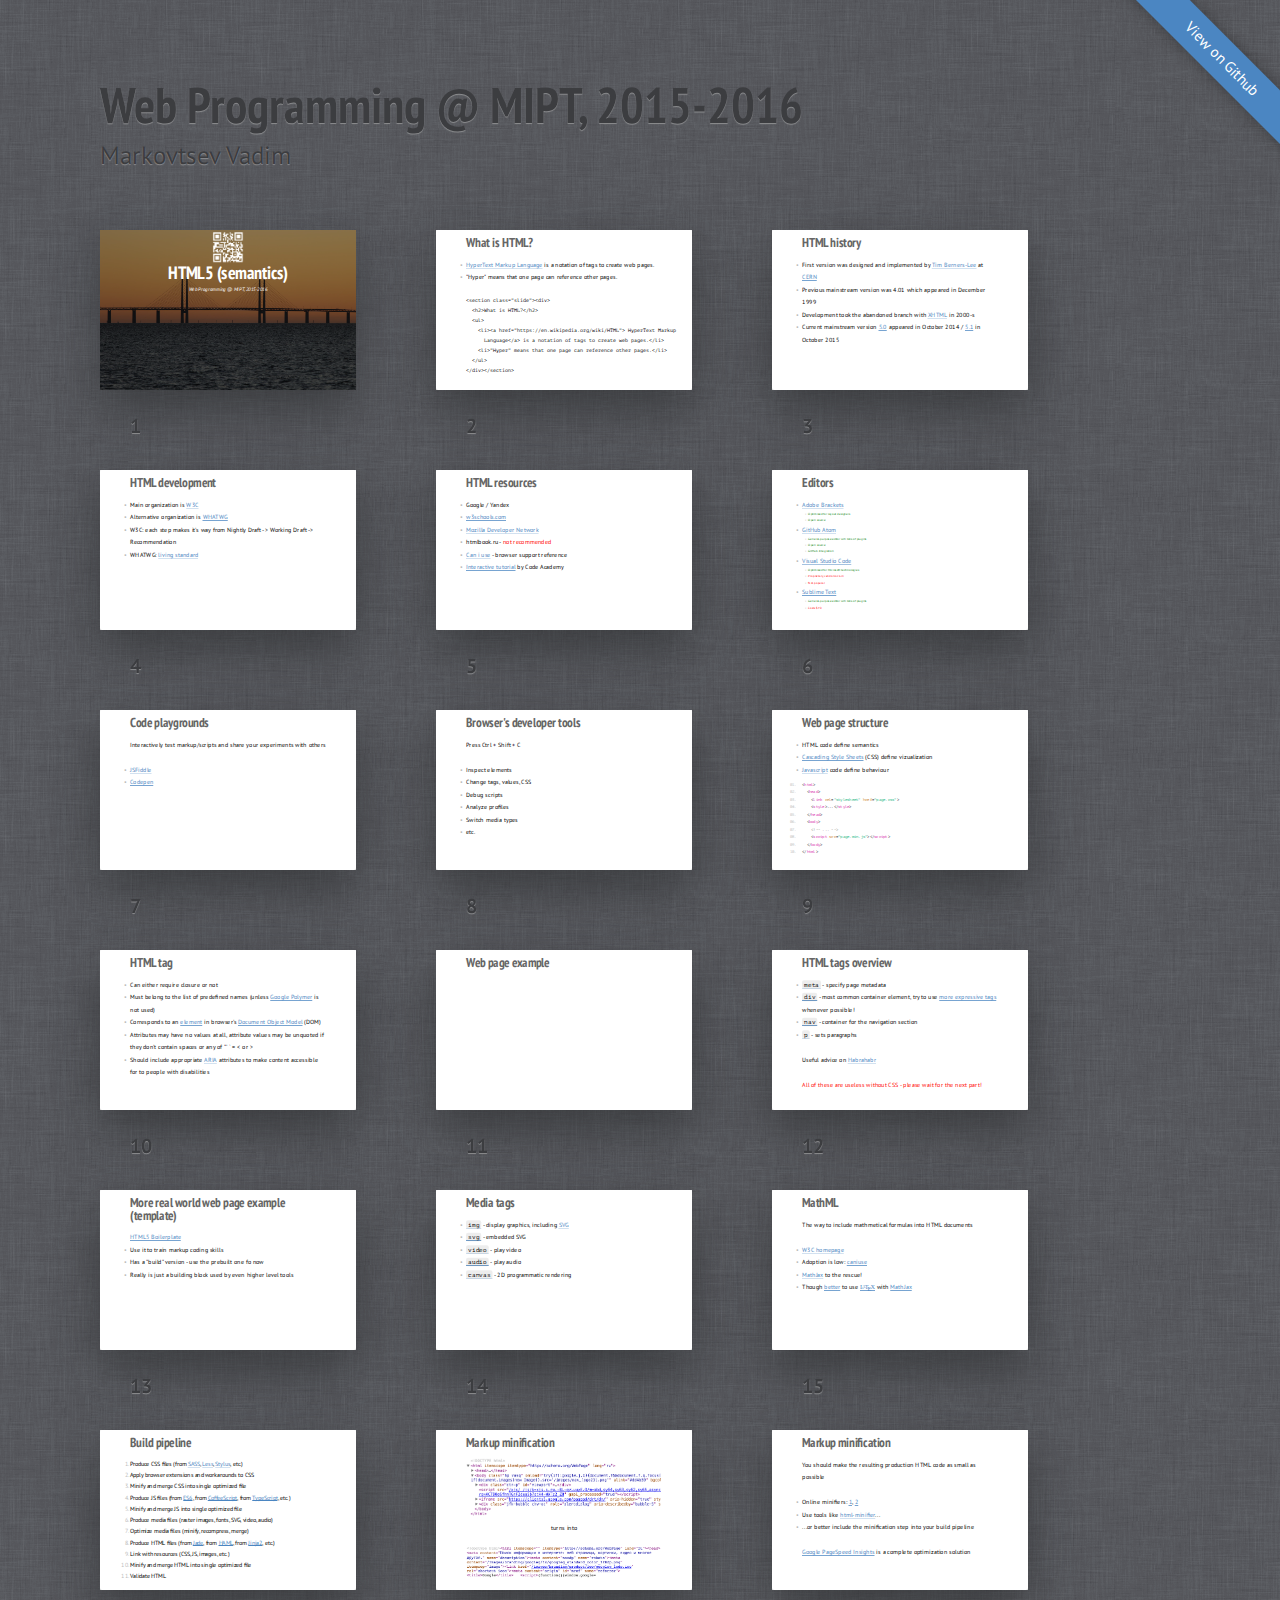
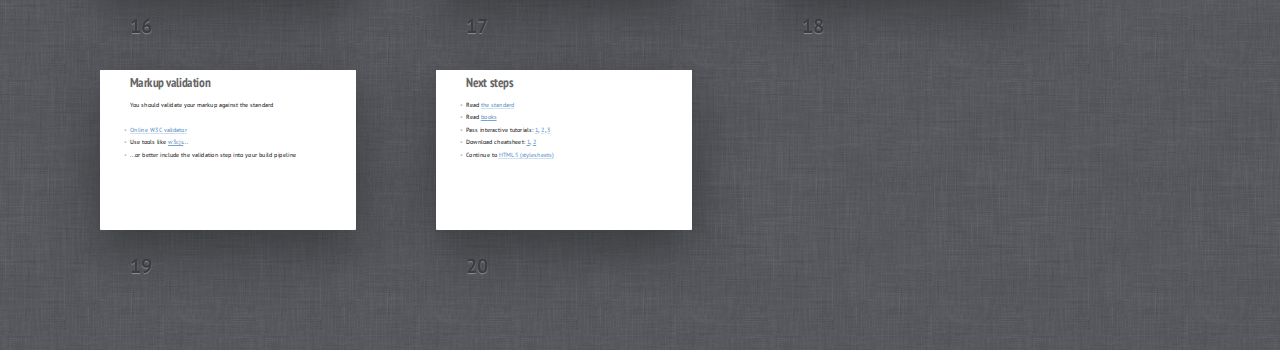
<file: 03_html5/index.html>
<!DOCTYPE HTML>
<html lang="en">
<head>
	<title>Web Programming @ MIPT - 03</title>
	<meta charset="utf-8">
	<meta name="viewport" content="width=792, user-scalable=no">
	<meta http-equiv="x-ua-compatible" content="ie=edge">
	<link rel="stylesheet" href="../common/shower/themes/ribbon/styles/screen.css">
	<link rel="stylesheet" href="../common/shower/cover.css">
</head>
<body class="list">
	<header class="caption">
		<h1>Web Programming @ MIPT, 2015-2016</h1>
		<p>Markovtsev Vadim</p>
	</header>
	<section class="slide cover" id="cover"><div>
		<img src="pictures/cover.jpg" alt="">
		<h2>HTML5 (semantics)</h2>
		<p>Web Programming @ MIPT, 2015-2016</a></p>
		<img src="pictures/qrcode.png" id="qr">
	</div></section>
	<section class="slide"><div>
		<h2>What is HTML?</h2>
		<ul>
			<li><a href="https://en.wikipedia.org/wiki/HTML">HyperText Markup Language</a>
				is a notation of tags to create web pages.</li>
			<li>"Hyper" means that one page can reference other pages.</li>
		</ul>
		<pre style="font-size: 80%;"><code>&lt;section class="slide"&gt;&lt;div&gt;
  &lt;h2&gt;What is HTML?&lt;/h2&gt;
  &lt;ul&gt;
    &lt;li&gt;&lt;a href="https://en.wikipedia.org/wiki/HTML"&gt; HyperText Markup
      Language&lt;/a&gt; is a notation of tags to create web pages.&lt;/li&gt;
    &lt;li&gt;"Hyper" means that one page can reference other pages.&lt;/li&gt;
  &lt;/ul&gt;
&lt;/div&gt;&lt;/section&gt;</code></pre>
	</div></section>
	<section class="slide"><div>
		<h2>HTML history</h2>
		<ul>
			<li>First version was designed and implemented by
				<a href="https://en.wikipedia.org/wiki/Tim_Berners-Lee">Tim Berners-Lee</a>
			at <a href="https://en.wikipedia.org/wiki/CERN">CERN</a></li>
			<li>Previous mainstream version was 4.01 which appeared in December 1999</li>
			<li>Development took the abandoned branch with <a href="https://en.wikipedia.org/wiki/XHTML">XHTML</a> in 2000-s</li>
			<li>Current mainstream version <a href="http://www.w3.org/TR/html5/">5.0</a> appeared in October 2014 /
				<a href="http://www.w3.org/TR/html51/">5.1</a> in October 2015</li>
		</ul>
	</div></section>
	<section class="slide"><div>
		<h2>HTML development</h2>
		<ul>
			<li>Main organization is <a href="https://en.wikipedia.org/wiki/World_Wide_Web_Consortium">W3C</a></li>
			<li>Alternative organization is <a href="https://en.wikipedia.org/wiki/WHATWG">WHATWG</a></li>
			<li>W3C: each step makes it's way from Nightly Draft -> Working Draft -> Recommendation</li>
			<li>WHATWG: <a href="https://html.spec.whatwg.org/multipage/">living standard</a></li>
		</ul>
	</div></section>
	<section class="slide"><div>
		<h2>HTML resources</h2>
		<ul>
			<li>Google / Yandex</li>
			<li><a href="http://www.w3schools.com/">w3schools.com</a></li>
			<li><a href="https://developer.mozilla.org/en-US/docs/Web/HTML">Mozilla Developer Network</a></li>
			<li>htmlbook.ru - <span style="color: red;">not recommended</span></li>
			<li><a href="http://caniuse.com/">Can i use</a> - browser support reference</li>
			<li><a href="https://www.codecademy.com/tracks/web">Interactive tutorial</a> by Code Academy</li>
		</ul>
	</div></section>
	<section class="slide"><div>
		<h2>Editors</h2>
		<ul>
			<li><a href="http://brackets.io/">Adobe Brackets</a>
				<ul>
					<li class="good">Optimized for layout designers</li>
					<li class="good">Open source</li>
				</ul>
			</li>
			<li><a href="https://atom.io/">GitHub Atom</a>
				<ul>
					<li class="good">General-purpose editor wih tons of plugins</li>
					<li class="good">Open source</li>
					<li class="good">GitHub integration</li>
				</ul>
			</li>
			<li><a href="https://code.visualstudio.com/">Visual Studio Code</a>
				<ul>
					<li class="good">Optimized for Microsoft technologies</li>
					<li class="bad">Proprietary, vendor lock-in</li>
					<li class="bad">Not popular</li>
				</ul>
			</li>
			<li><a href="http://www.sublimetext.com/">Sublime Text</a>
				<ul>
					<li class="good">General-purpose editor wih tons of plugins</li>
					<li class="bad">Costs $70</li>
				</ul>
			</li>
		</ul>
		<style>
		  .good {
				color: green;
			}
      .bad {
				color: red;
			}
			ul ul {
				font-size: 50%;
			}
		</style>
	</div></section>
	<section class="slide"><div>
		<h2>Code playgrounds</h2>
		<p>Interactively test markup/scripts and share your experiments with others</p>
		<ul>
			<li><a href="http://jsfiddle.net/">JSFiddle</a></li>
			<li><a href="http://codepen.io/">Codepen</a></li>
		</ul>
		<iframe height='241' scrolling='no'
		  src='http://codepen.io/jackrugile/embed/bdwvMo/?height=241&theme-id=7872&default-tab=result'
			frameborder='no' allowtransparency='true' allowfullscreen='true' style='width: 100%;'>
			See the Pen <a href='http://codepen.io/jackrugile/pen/bdwvMo/'>Rainbow Grid</a> by Jack Rugile
			(<a href='http://codepen.io/jackrugile'>@jackrugile</a>) on <a href='http://codepen.io'>CodePen</a>.
    </iframe>
	</div></section>
	<section class="slide"><div>
		<h2>Browser's developer tools</h2>
		<p>Press Ctrl + Shift + C</p>
		<ul>
			<li>Inspect elements</li>
			<li>Change tags, values, CSS</li>
			<li>Debug scripts</li>
			<li>Analyze profiles</li>
			<li>Switch media types</li>
			<li>etc.</li>
		</ul>
	</div></section>
	<section class="slide"><div>
		<h2>Web page structure</h2>
		<ul id="html-code-example-prev">
			<li>HTML code define semantics</li>
			<li><a href="https://en.wikipedia.org/wiki/Cascading_Style_Sheets">Cascading Style Sheets</a> (CSS)
				define vizualization</li>
			<li><a href="https://en.wikipedia.org/wiki/JavaScript">Javascript</a> code define behaviour</li>
		</ul>
		<pre id="html-code-example"><code>&lt;<span class="tag">html</span>&gt;</code>
<code>  &lt;<span class="tag">head</span>&gt;</code>
<code>    &lt;<span class="tag">link</span> <span class="attr">rel</span>=<span class="value">"stylesheet"</span> <span class="attr">href</span>=<span class="value">"page.css"</span>&gt;</code>
<code>    &lt;<span class="tag">style</span>&gt;...&lt;/<span class="tag">style</span>&gt;</code>
<code>  &lt;/<span class="tag">head</span>&gt;</code>
<code>  &lt;<span class="tag">body</span>&gt;</code>
<code class="html-comment">    &lt;!-- ... --&gt;</code>
<code>    &lt;<span class="tag">script</span> <span class="attr">src</span>=<span class="value">"page.min.js"</span>&gt;&lt;/<span class="tag">script</span>&gt;</code>
<code>  &lt;/<span class="tag">body</span>&gt;</code>
<code>&lt;/<span class="tag">html</span>&gt;</code></pre>
  <style>
	  #html-code-example {
			font-size: 60%;
		}
		#html-code-example-prev {
			margin-bottom: 20px;
		}
	  .tag {
			color: #D831B0;
		}
		.attr {
			color: hsl(32, 60%, 50%);
		}
		.value {
			color: hsl(160,  70%, 42%);
		}
		.html-comment {
			color: gray !important;
		}
  </style>
	</div></section>
	<section class="slide"><div>
		<h2>HTML tag</h2>
		<ul>
			<li>Can either require closure or not</li>
			<li>Must belong to the list of predefined names
				(unless <a href="https://www.polymer-project.org">Google Polymer</a> is not used)</li>
			<li>Corresponds to an
				<a href="http://www.w3.org/html/wg/drafts/html/master/syntax.html#void-elements">element</a>
			in browser's <a href="https://ru.wikipedia.org/wiki/Document_Object_Model">Document Object Model</a> (DOM)</li>
      <li>Attributes may have no values at all, attribute values may be unquoted
				if they don't contain spaces or any of " ' ` = &lt; or &gt;</li>
			<li>Should include appropriate <a href="https://developer.mozilla.org/en-US/docs/Web/Accessibility/ARIA">ARIA</a>
			attributes to make content accessible for to people with disabilities</li>
		</ul>
	</div></section>

	<section class="slide"><div>
		<h2>Web page example</h2>
		<iframe height='435' scrolling='no'
		src='http://codepen.io/vmarkovtsev/embed/wKdaWL/?height=433&theme-id=0&default-tab=result'
		frameborder='no' allowtransparency='true' allowfullscreen='true'
		style='width: 100%;'>See the Pen <a href='http://codepen.io/vmarkovtsev/pen/wKdaWL/'>wKdaWL</a> by Vadim Markovtsev (<a href='http://codepen.io/vmarkovtsev'>@vmarkovtsev</a>) on <a href='http://codepen.io'>CodePen</a>.
	  </iframe>
	</div></section>

	<section class="slide"><div>
		<h2>HTML tags overview</h2>
		<ul>
			<li><a href="http://www.w3.org/TR/html5/document-metadata.html#the-meta-element"><code>meta</code></a>
				- specify page metadata</li>
			<li><a href="http://www.w3schools.com/tags/tag_div.asp"><code>div</code></a>
				- most common container element, try to use
				<a href="http://www.w3schools.com/html/html5_semantic_elements.asp">more expressive tags</a> whenever possible!</li>
			<li><a href="http://www.w3schools.com/tags/tag_nav.asp"><code>nav</code></a> - container for the navigation section</a></li>
      <li><a href="http://www.w3schools.com/html/html_paragraphs.asp"><code>p</code></a> - sets paragraphs</li>
		</ul>
		<p>Useful advice on <a href="http://habrahabr.ru/post/124993/">Habrahabr</a></p>
		<p style="color: red;">All of these are useless without CSS - please wait for the next part!</p>
	</div></section>

	<section class="slide"><div>
		<h2>More real world web page example (template)</h2>
		<a href="https://html5boilerplate.com/">HTML5 Boilerplate</a>
		<ul>
			<li>Use it to train markup coding skills</li>
			<li>Has a "build" version - use the prebuilt one fo now</li>
			<li>Really is just a building block used by even higher level tools</li>
		</ul>
	</div></section>

	<section class="slide"><div>
		<h2>Media tags</h2>
		<ul>
			<li><a href="http://www.w3schools.com/tags/tag_img.asp"><code>img</code></a>
				- display graphics, including <a href="https://en.wikipedia.org/wiki/Scalable_Vector_Graphics">SVG</a></li>
			<li><a href="http://www.w3schools.com/html/html5_svg.asp"><code>svg</code></a>
			- embedded SVG</li>
			<li><a href="http://www.w3schools.com/tags/tag_video.asp"><code>video</code></a>
			- play video</li>
			<li><a href="http://www.w3schools.com/tags/tag_audio.asp"><code>audio</code></a>
			- play audio</li>
			<li><a href="http://www.w3schools.com/tags/tag_canvas.asp"><code>canvas</code></a>
			- 2D programmatic rendering</li>
		</ul>
	</div></section>

	<section class="slide"><div>
		<h2>MathML</h2>
		<p>The way to include mathmetical formulas into HTML documents</p>
		<ul>
			<li><a href="http://www.w3.org/Math/">W3C homepage</a></li>
			<li>Adoption is low: <a href="http://caniuse.com/#feat=mathml">caniuse</a></li>
			<li><a href="https://www.mathjax.org/index.html#modal-samples">MathJax</a> to the rescue!</li>
			<li>Though <a href="http://habrahabr.ru/post/250981/#comment_8289333">better</a> to use
			<a href="https://en.wikibooks.org/wiki/LaTeX"><span style="font-family:cmr10, LMRoman10-Regular, Times, serif;">L<span style="text-transform: uppercase; font-size: 70%; margin-left: -0.36em; vertical-align: 0.3em; line-height: 0; margin-right: -0.15em;">a</span>T<span style="text-transform: uppercase; margin-left: -0.1667em; vertical-align: -0.5ex; line-height: 0; margin-right: -0.125em;">e</span>X</span></a>
			with <a href="https://docs.mathjax.org/en/latest/tex.html">MathJax</a></li>
		</ul>
	</div></section>

	<section class="slide"><div>
		<h2>Build pipeline</h2>
		<ol style="font-size: 90%;">
			<li>Produce CSS files (from <a href="http://sass-lang.com/">SASS</a>,
				<a href="http://lesscss.org/">Less</a>, <a href="https://learnboost.github.io/stylus/">Stylus</a>, etc.)</li>
			<li>Apply browser extensions and workarounds to CSS</li>
			<li>Minify and merge CSS into single optimized file</li>
			<li>Produce JS files (from <a href="https://en.wikipedia.org/wiki/ECMAScript#Harmony.2C_6th_Edition">ES6</a>,
				from <a href="http://coffeescript.org/">CoffeeScript</a>, from <a href="http://www.typescriptlang.org/">TypeScript</a>, etc.)</li>
			<li>Minify and merge JS into single optimized file</li>
			<li>Produce media files (raster images, fonts, SVG, video, audio)</li>
			<li>Optimize media files (minify, recompress, merge)</li>
			<li>Produce HTML files (from <a href="http://jade-lang.com/">Jade</a>, from
				<a href="http://haml.info/">HAML</a>, from <a href="http://jinja.pocoo.org/">Jinja2</a>, etc.)</li>
			<li>Link with resources (CSS, JS, images, etc.)</li>
			<li>Minify and merge HTML into single optimized file</li>
			<li>Validate HTML</li>
		</ol>
	</div></section>
	<section class="slide" id="html-mini"><div>
		<h2>Markup minification</h2>
    <img src="pictures/before.png">
		<p>turns into</p>
		<img src="pictures/after.png">
		<style>
      #html-mini img {
				width: 780px;
			}
			#html-mini p{
				display: table;
				margin-left: auto;
				margin-right: auto;
			}
		</style>
	</div></section>
	<section class="slide"><div>
		<h2>Markup minification</h2>
		<p>You should make the resulting production HTML code as small as possible</p>
		<ul>
			<li>Online minifiers: <a href="http://www.willpeavy.com/minifier/">1</a>,
			<a href="https://kangax.github.io/html-minifier/">2</a></li>
			<li>Use tools like <a href="https://github.com/kangax/html-minifier">html-minifier</a>...</li>
			<li>...or better include the minification step into your build pipeline</li>
		</ul>
		<p><a href="https://developers.google.com/speed/pagespeed/insights/">Google PageSpeed Insights</a> is a complete optimization solution</p>
	</div></section>
	<section class="slide"><div>
		<h2>Markup validation</h2>
		<p>You should validate your markup against the standard</p>
		<ul>
			<li><a href="https://validator.w3.org/">Online W3C validator</a></li>
			<li>Use tools like <a href="https://github.com/thomasdavis/w3cjs">w3cjs</a>...</li>
			<li>...or better include the validation step into your build pipeline</li>
		</ul>
	</div></section>
	<section class="slide"><div>
		<h2>Next steps</h2>
		<ul>
			<li>Read <a href="https://html.spec.whatwg.org/multipage/">the standard</a></li>
			<li>Read <a href="https://toster.ru/q/67548">books</a></li>
			<li>Pass interactive tutorials: <a href="https://www.codecademy.com/tracks/web">1</a>,
				<a href="https://www.udacity.com/course/intro-to-html-and-css--ud304">2</a>,
				<a href="http://learn.shayhowe.com/">3</a></li>
			<li>Download cheatsheet: <a href="http://websitesetup.org/HTML5-cheat-sheet.pdf">1</a>,
			<a href="http://media.mediatemple.netdna-cdn.com/wp-content/uploads/images/html5-cheat-sheet/html5-cheat-sheet.pdf">2</a></li>
			<li>Continue to <a href="../04_css3/index.html">HTML5 (stylesheets)</a></li>
		</ul>
	</div></section>
	<p class="badge"><a href="https://github.com/vmarkovtsev/mipt_web_2015">View on Github</a></p>
	<!--
		To hide progress bar from entire presentation
		just remove “progress” element.
		-->
	<div class="progress"><div></div></div>
	<script src="../common/shower/shower.min.js"></script>
</body>
</html>
</file>
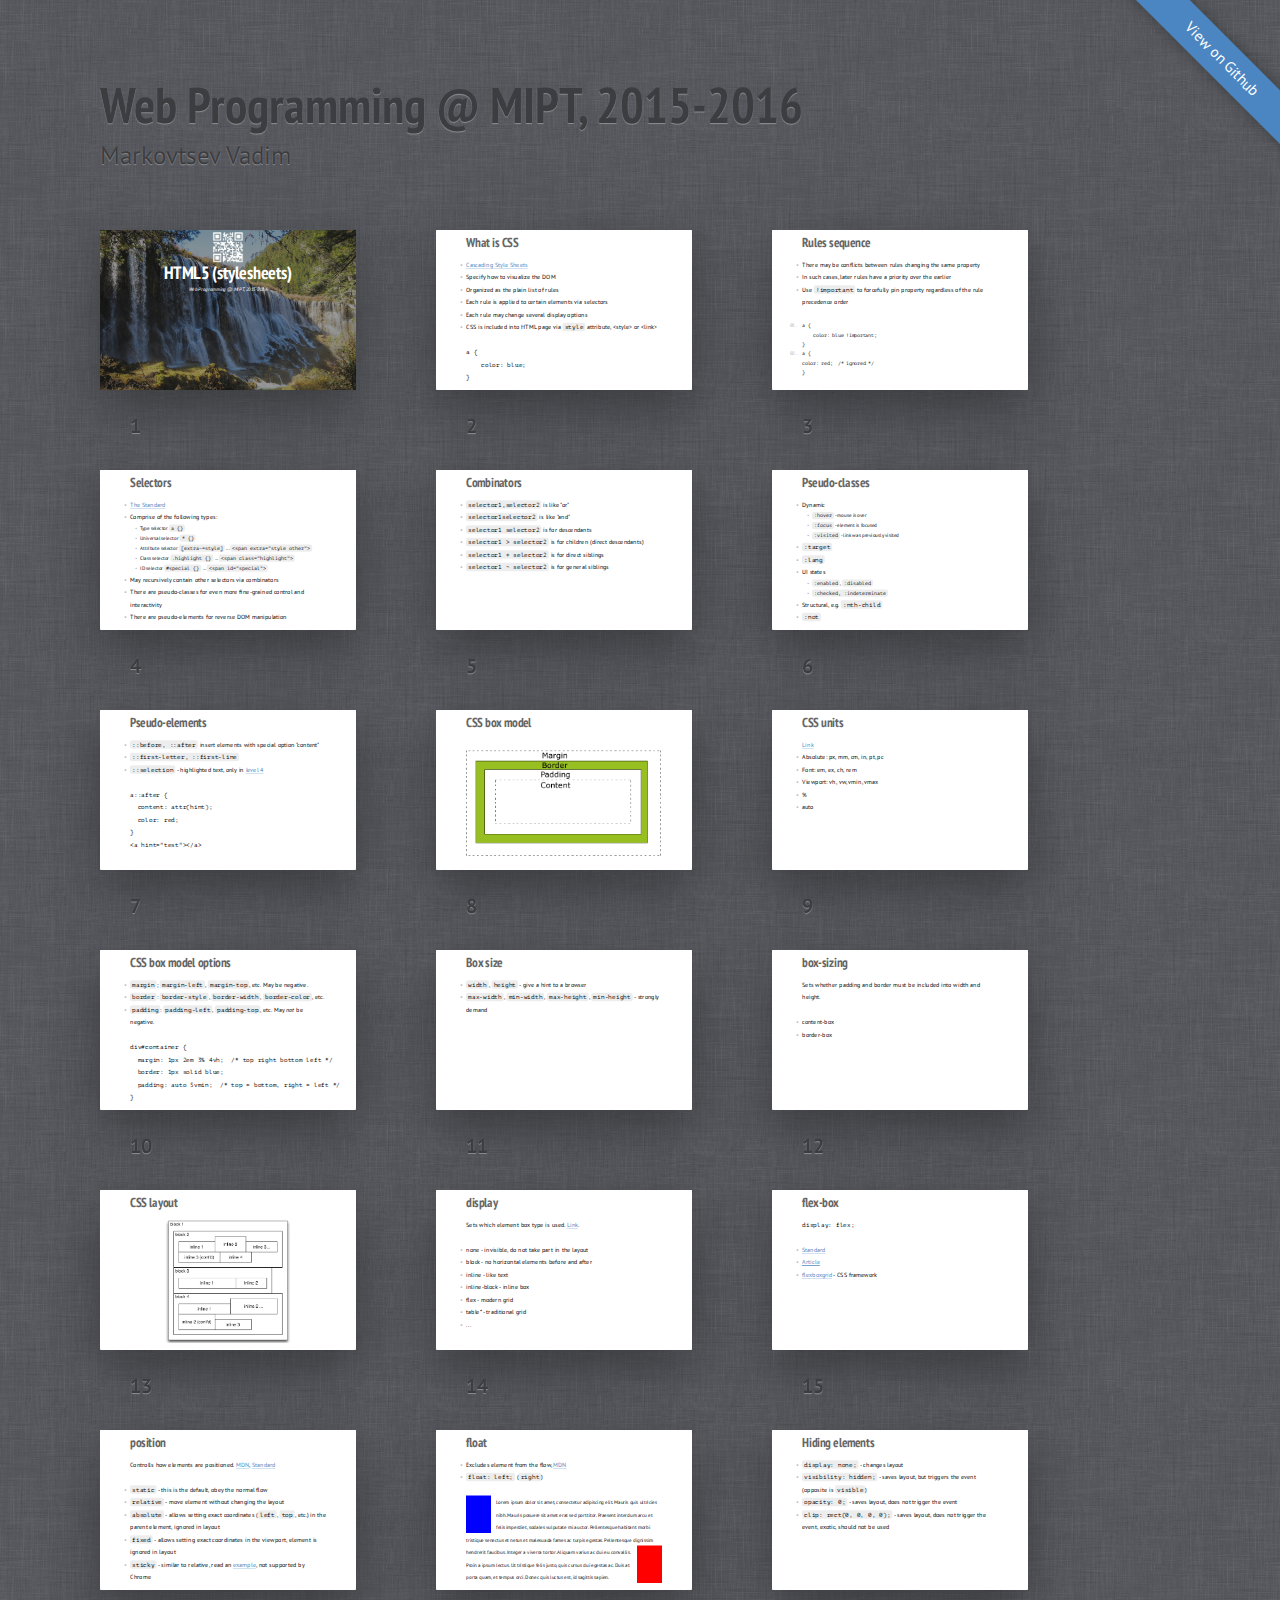
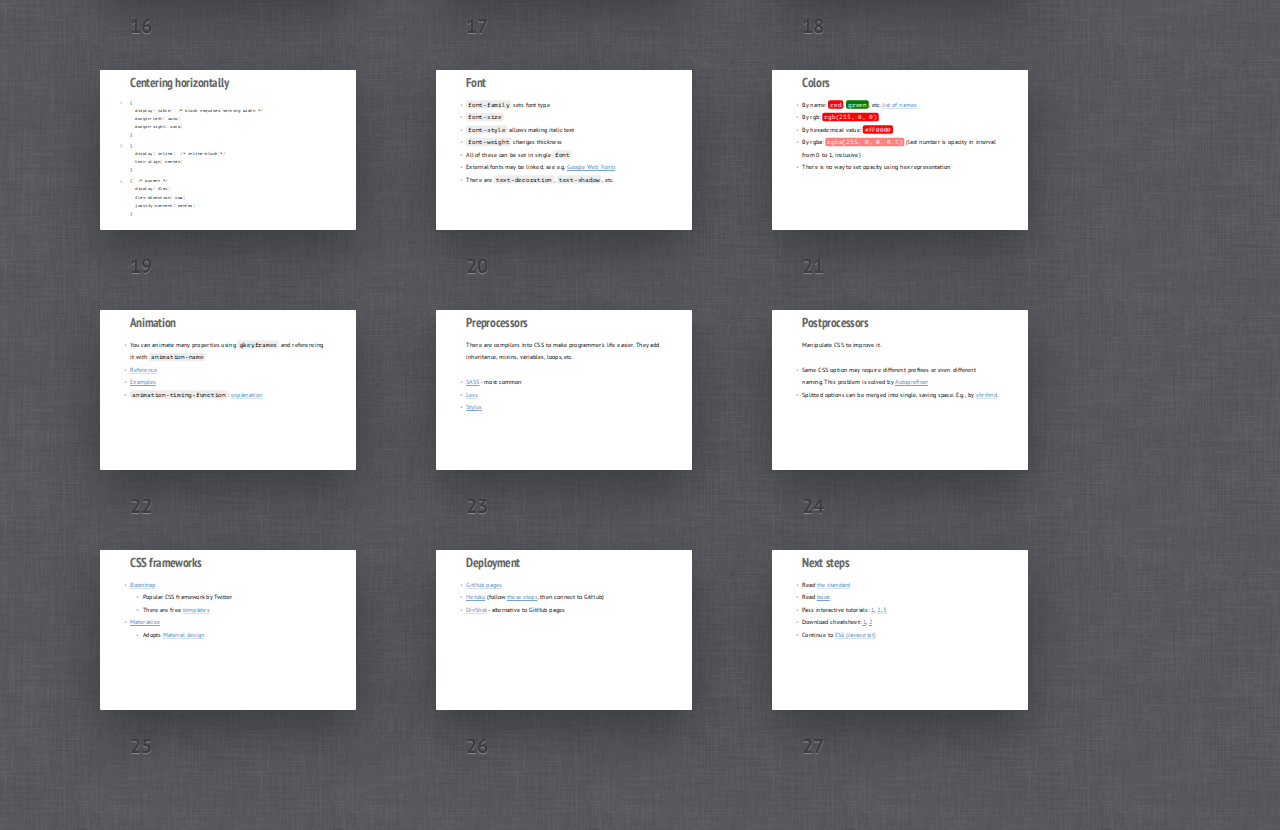
<file: 04_css3/index.html>
<!DOCTYPE HTML>
<html lang="en">
<head>
	<title>Web Programming @ MIPT - 04</title>
	<meta charset="utf-8">
	<meta name="viewport" content="width=792, user-scalable=no">
	<meta http-equiv="x-ua-compatible" content="ie=edge">
	<link rel="stylesheet" href="../common/shower/themes/ribbon/styles/screen.css">
	<link rel="stylesheet" href="../common/shower/cover.css">
</head>
<body class="list">
	<header class="caption">
		<h1>Web Programming @ MIPT, 2015-2016</h1>
		<p>Markovtsev Vadim</p>
	</header>
	<section class="slide cover" id="cover"><div>
		<img src="pictures/cover.jpg" alt="">
		<h2>HTML5 (stylesheets)</h2>
		<p>Web Programming @ MIPT, 2015-2016</a></p>
		<img src="pictures/qrcode.png" id="qr">
	</div></section>
	<section class="slide"><div>
		<h2>What is CSS</h2>
		<ul>
			<li><a href="http://www.w3.org/TR/css-2010/">Cascading Style Sheets</a></li>
			<li>Specify how to visualize the DOM</li>
			<li>Organized as the plain list of rules</li>
			<li>Each rule is applied to certain elements via selectors</li>
			<li>Each rule may change several display options</li>
			<li>CSS is included into HTML page via <code>style</code>
				attribute, &lt;style&gt; or &lt;link&gt;</li>
		</ul><pre><code>a {
	color: blue;
}</code>
		</pre>
	</div></section>
	<section class="slide"><div>
		<h2>Rules sequence</h2>
		<ul>
			<li>There may be conflicts between rules changing the same property</li>
			<li>In such cases, later rules have a priority over the earlier</li>
			<li>Use <code>!important</code> to forcefully pin property regardless of the rule precedence order</li>
		</ul>
		<pre style="font-size: 75%;"><code>a {
	color: blue !important;
}</code>
<code>a {
color: red;  /* ignored */
}</code>
		</pre>
	</div></section>
	<section class="slide"><div>
		<h2>Selectors</h2>
		<ul>
			<li><a href="http://www.w3.org/TR/css3-selectors/">The Standard</a></li>
			<li>Comprise of the following types:
				<ul class="compact-list">
					<li>Type selector <code>a {}</code></li>
					<li>Universal selector <code>* {}</code></li>
					<li>Attribute selector <code>[extra~=style]</code> ... <code>&lt;span extra="style other"&gt;</code></li>
					<li>Class selector <code>.highlight {}</code> ... <code>&lt;span class="highlight"&gt;</code></li>
					<li>ID selector <code>#special {}</code> ... <code>&lt;span id="special"&gt;</code></li>
				</ul>
			</li>
			<li>May recursively contain other selectors via combinators</li>
			<li>There are pseudo-classes for even more fine-grained control and interactivity</li>
			<li>There are pseudo-elements for reverse DOM manipulation</li>
		</ul>
		<style>
      .compact-list {
				font-size: 80%;
			}
		</style>
	</div></section>
	<section class="slide"><div>
		<h2>Combinators</h2>
		<ul>
			<li><code>selector1,selector2</code> is like "or"</li>
			<li><code>selector1selector2</code> is like "and"</li>
			<li><code>selector1 selector2</code> is for descendants</li>
			<li><code>selector1 > selector2</code> is for children (direct descendants)</li>
			<li><code>selector1 + selector2</code> is for direct siblings</li>
			<li><code>selector1 ~ selector2</code> is for general siblings</li>
		</ul>
	</div></section>
	<section class="slide"><div>
		<h2>Pseudo-classes</h2>
		<ul>
			<li>Dynamic
				<ul class="compact-list">
					<li><code>:hover</code> - mouse is over</li>
					<li><code>:focus</code> - element is focused</li>
					<li><code>:visited</code> - link was previously visited</li>
				</ul>
			</li>
			<li><code>:target</code></li>
			<li><code>:lang</code></li>
			<li>UI states
				<ul class="compact-list">
					<li><code>:enabled</code>, <code>:disabled</code></li>
					<li><code>:checked, :indeterminate</code></li>
				</ul>
			</li>
			<li>Structural, e.g. <code>:nth-child</code></li>
			<li><code>:not</code></li>
		</ul>
	</div></section>
	<section class="slide"><div>
		<h2>Pseudo-elements</h2>
		<ul>
			<li><code>::before, ::after</code> insert elements with special option "content"</li>
			<li><code>::first-letter, ::first-line</code></li>
			<li><code>::selection</code> - highlighted text, only in
				<a href="https://drafts.csswg.org/css-pseudo-4/#highlight-selectors">level 4</a></li>
		</ul>
		<pre><code>a::after {
  content: attr(hint);
  color: red;
}
&lt;a hint="test"&gt;&lt;/a&gt;</code></pre>
	</div></section>
	<section class="slide"><div>
		<h2>CSS box model</h2>
		<img id="box-model" src="pictures/box-model.gif">
		<style>
      #box-model {
				width: 780px;
				margin-top: 50px;
			}
		</style>
	</div></section>
	<section class="slide"><div>
		<h2>CSS units</h2>
		<a href="https://developer.mozilla.org/ru/docs/Web/CSS/length">Link</a>
		<ul>
			<li>Absolute: px, mm, cm, in, pt, pc</li>
			<li>Font: em, ex, ch, rem</li>
      <li>Viewport: vh, vw, vmin, vmax</li>
			<li>%</li>
			<li>auto</li>
		</ul>
	</div></section>
	<section class="slide"><div>
		<h2>CSS box model options</h2>
		<ul>
			<li><code>margin</code>; <code>margin-left</code>, <code>margin-top</code>, etc. May be negative.</li>
			<li><code>border</code>: <code>border-style</code>, <code>border-width</code>, <code>border-color</code>, etc.</li>
      <li><code>padding</code>: <code>padding-left</code>, <code>padding-top</code>, etc. May <em>not</em> be negative.</li>
		</ul>
		<pre><code>div#container {
  margin: 1px 2em 3% 4vh;  /* top right bottom left */
  border: 1px solid blue;
  padding: auto 5vmin;  /* top = bottom, right = left */
}</code></pre>
	</div></section>
	<section class="slide"><div>
		<h2>Box size</h2>
		<ul>
			<li><code>width</code>, <code>height</code> - give a hint to a browser</li>
			<li><code>max-width</code>, <code>min-width</code>, <code>max-height</code>, <code>min-height</code> -
			strongly demand</li>
		</ul>
	</div></section>
	<section class="slide"><div>
		<h2>box-sizing</h2>
		<p>Sets whether padding and border must be included into width and height.</p>
		<ul>
			<li>content-box</li>
			<li>border-box</li>
		</ul>
	</div></section>
	<section class="slide"><div>
		<h2>CSS layout</h2>
		<img src="pictures/css-normal-flow.png" id="css-flow">
		<style>
      #css-flow {
				display: table;
				height: 500px;
				margin-left: auto;
				margin-right: auto;
			}
		</style>
	</div></section>
	<section class="slide"><div>
		<h2>display</h2>
		<p>Sets which element box type is used. <a href="https://developer.mozilla.org/en-US/docs/Web/CSS/display">Link</a>.</p>
		<ul>
			<li>none - invisible, do not take part in the layout</li>
			<li>block - no horizontal elements before and after</li>
			<li>inline - like text</li>
			<li>inline-block - inline box</li>
			<li>flex - modern grid</li>
			<li>table* - traditional grid</li>
			<li>...</li>
		</ul>
	</div></section>
	<section class="slide"><div>
		<h2>flex-box</h2>
		<pre>
			<code>display: flex;</code>
		</pre>
		<ul>
			<li><a href="http://www.w3.org/TR/css3-flexbox/">Standard</a></li>
			<li><a href="http://habrahabr.ru/post/242545/">Article</a></li>
			<li><a href="http://flexboxgrid.com/">flexboxgrid</a> - CSS framework</li>
		</ul>
	</div></section>
	<section class="slide"><div>
		<h2>position</h2>
    <p>Controlls how elements are positioned.
			<a href="https://developer.mozilla.org/en-US/docs/Web/CSS/position">MDN</a>,
		<a href="https://drafts.csswg.org/css-position/Overview.html">Standard</a></p>
		<ul>
			<li><code>static</code> - this is the default, obey the normal flow</li>
			<li><code>relative</code> - move element without changing the layout</li>
			<li><code>absolute</code> - allows setting exact coordinates
				(<code>left</code>, <code>top</code>, etc.) in the parent element,
				ignored in layout</li>
			<li><code>fixed</code> - allows setting exact coordinates in the viewport,
			element is ignored in layout</li>
			<li><code>sticky</code> - similar to relative, read an
				<a href="http://www.sitepoint.com/css-position-sticky-introduction-polyfills/">example</a>,
			not supported by Chrome</li>
		</ul>
	</div></section>
	<section class="slide"><div>
		<h2>float</h2>
    <ul>
			<li>Excludes element from the flow, <a href="https://developer.mozilla.org/en-US/docs/Web/CSS/float">MDN</a></li>
			<li><code>float: left;</code> (<code>right</code>)</li>
		</ul>
		<div style="float: left; width: 100px; height: 150px; background-color: blue; margin-right: 20px;"></div>
		<span style="font-size: 80%;">
      Lorem ipsum dolor sit amet, consectetur adipiscing elit. Mauris quis ultricies nibh.
			Mauris posuere sit amet erat sed porttitor. Praesent interdum arcu et felis
			imperdiet, sodales vulputate mi auctor. Pellentesque habitant morbi tristique
			senectus et netus et malesuada fames ac turpis egestas. Pellentesque dignissim
			<div style="float: right; width: 100px; height: 150px; background-color: red; margin-left: 20px;"></div>
			hendrerit faucibus. Integer a viverra tortor. Aliquam varius ac dui eu convallis.
			Proin a ipsum lectus. Ut tristique felis justo, quis cursus dui egestas ac.
			Duis at porta quam, et tempus orci. Donec quis luctus est, id sagittis sapien.
		</span>
	</div></section>
	<section class="slide"><div>
		<h2>Hiding elements</h2>
    <ul>
			<li><code>display: none;</code> - changes layout</li>
			<li><code>visibility: hidden;</code> - saves layout, but triggers the event
				(opposite is <code>visible</code>)</li>
			<li><code>opacity: 0;</code> - saves layout, does not trigger the event</li>
			<li><code>clip: rect(0, 0, 0, 0);</code> - saves layout, does not trigger
				the event, exotic, should not be used</li>
		</ul>
	</div></section>
	<section class="slide" id="slide-centering"><div>
		<h2>Centering horizontally</h2>
    <pre class="centering"><code>{
  display: table;  /* block requires setting width */
  margin-left: auto;
  margin-right: auto;
}</code></pre>
		<pre class="centering"><code>{
  display: inline;  /* inline-block */
  text-align: center;
}</code></pre>
		<pre class="centering"><code>{  /* parent */
  display: flex;
  flex-direction: row;
  justify-content: center;
}</code></pre>
		<style>
		  #slide-centering {
				counter-reset: pre;
			}
      pre.centering {
			  font-size: 65%;
				margin-bottom: 10px;
		  }
			pre.centering::before {
				counter-increment: pre;
				content: counter(pre, decimal);
				position: absolute;
				left: 80px;
				color: gray;
			}
		</style>
	</div></section>
	<section class="slide"><div>
		<h2>Font</h2>
    <ul>
			<li><code>font-family</code> sets font type</li>
			<li><code>font-size</code></li>
			<li><code>font-style</code> allows making italic text</li>
			<li><code>font-weight</code> changes thickness</li>
			<li>All of these can be set in single <code>font</code></li>
			<li>External fonts may be linked, see e.g.
				<a href="https://www.google.com/fonts">Google Web Fonts</a></li>
			<li>There are <code>text-decoration</code>, <code>text-shadow</code>, etc.</li>
		</ul>
	</div></section>
	<section class="slide"><div>
		<h2>Colors</h2>
    <ul>
			<li>By name: <code style="background-color: red; color: white;">red</code>,
				<code style="background-color: green; color: white;">green</code>, etc.
				<a href="http://www.w3schools.com/cssref/css_colornames.asp">list of names</a></li>
			<li>By rgb: <code style="background-color: red; color: white;">rgb(255, 0, 0)</code></li>
			<li>By hexademical value: <code style="background-color: red; color: white;">#FF0000</code></li>
			<li>By rgba: <code style="background-color: rgba(255, 0, 0, 0.5); color: white;">rgba(255, 0, 0, 0.5)</code>
			 (last number is opacity in interval from 0 to 1, inclusive)</li>
			<li>There is no way to set opacity using hex representation</li>
		</ul>
	</div></section>
	<section class="slide"><div>
		<h2>Animation</h2>
    <ul style="margin-bottom: 10px;">
			<li>You can animate many properties using <code>@keyframes</code> and
			referencing it with <code>animation-name</code></li>
			<li><a href="http://www.w3schools.com/css/css3_animations.asp">Reference</a></li>
			<li><a href="http://codepen.io/tag/css%20animation">Examples</a></li>
			<li><code>animation-timing-function</code>: <a href="http://easings.net/ru">explanation</a></li>
		</ul>
		<iframe height='250' scrolling='no'
		src='http://codepen.io/tvolodimir/embed/HipyD/?height=268&theme-id=0&default-tab=result'
		frameborder='no' allowtransparency='true' allowfullscreen='true' style='width: 100%;'>
		See the Pen <a href='http://codepen.io/tvolodimir/pen/HipyD/'>single element hypnosis-loader</a>
		by Volodymyr (<a href='http://codepen.io/tvolodimir'>@tvolodimir</a>) on
		<a href='http://codepen.io'>CodePen</a>.
</iframe>
	</div></section>
	<section class="slide"><div>
		<h2>Preprocessors</h2>
		<p>There are compilers into CSS to make programmer's life easier.
			They add inheritance, mixins, variables, loops, etc.</p>
		<ul>
			<li><a href="http://sass-lang.com/">SASS</a> - most common</li>
			<li><a href="http://lesscss.org/">Less</a></li>
			<li><a href="https://learnboost.github.io/stylus/">Stylus</a></li>
		</ul>
	</div></section>
	<section class="slide"><div>
		<h2>Postprocessors</h2>
		<p>Manipulate CSS to improve it.</p>
		<ul>
			<li>Same CSS option may require different prefixes or even different
				naming. This problem is solved by <a href="https://github.com/postcss/autoprefixer">Autoprefixer</a></li>
			<li>Splitted options can be merged into single, saving space. E.g., by
				<a href="https://github.com/frankmarineau/shrthnd.js">shrthnd</a>.</li>
		</ul>
	</div></section>
	<section class="slide"><div>
		<h2>CSS frameworks</h2>
		<ul>
			<li><a href="http://getbootstrap.com/">Bootstrap</a>
				<ul>
					<li>Popular CSS framework by Twitter</li>
					<li>There are free <a href="http://startbootstrap.com/template-categories/all/">templates</a></li>
				</ul>
			</li>
			<li><a href="http://materializecss.com/">Materialize</a>
				<ul>
					<li>Adopts <a href="https://www.google.com/design/spec/material-design/introduction.html#">Material design</a></li>
				</ul>
			</li>
		</ul>
	</div></section>
	<section class="slide"><div>
		<h2>Deployment</h2>
		<ul>
			<li><a href="https://pages.github.com/">GitHub pages</a></li>
			<li><a href="https://www.heroku.com/">Heroku</a> (follow
				<a href="https://gist.github.com/wh1tney/2ad13aa5fbdd83f6a489#steps">these steps</a>,
				then connect to GitHub)</li>
			<li><a href="https://divshot.com">DivShot</a> - alternative to GitHub pages</li>
		</ul>
	</div></section>
	<section class="slide"><div>
		<h2>Next steps</h2>
		<ul>
			<li>Read <a href="http://www.w3.org/standards/techs/css">the standard</a></li>
			<li>Read <a href="http://thebookofcss3.com/">book</a></li>
			<li>Pass interactive tutorials: <a href="https://www.codecademy.com/tracks/web">1</a>,
				<a href="https://www.udacity.com/course/intro-to-html-and-css--ud304">2</a>,
			<a href="http://learn.shayhowe.com/">3</a></li>
			<li>Download cheatsheet: <a href="http://www.smashingmagazine.com/wp-content/uploads/images/css3-cheat-sheet/css3-cheat-sheet.pdf">1</a>,
			<a href="http://www.labri.fr/perso/falleri/dist/ens/it103/sheets/css.pdf">2</a></li>
			<li>Continue to <a href="../05_es6/index.html">ES6 (Javascript)</a></li>
		</ul>
	</div></section>
	<p class="badge"><a href="https://github.com/vmarkovtsev/mipt_web_2015">View on Github</a></p>
	<!--
		To hide progress bar from entire presentation
		just remove “progress” element.
		-->
	<div class="progress"><div></div></div>
	<script src="../common/shower/shower.min.js"></script>
</body>
</html>
</file>
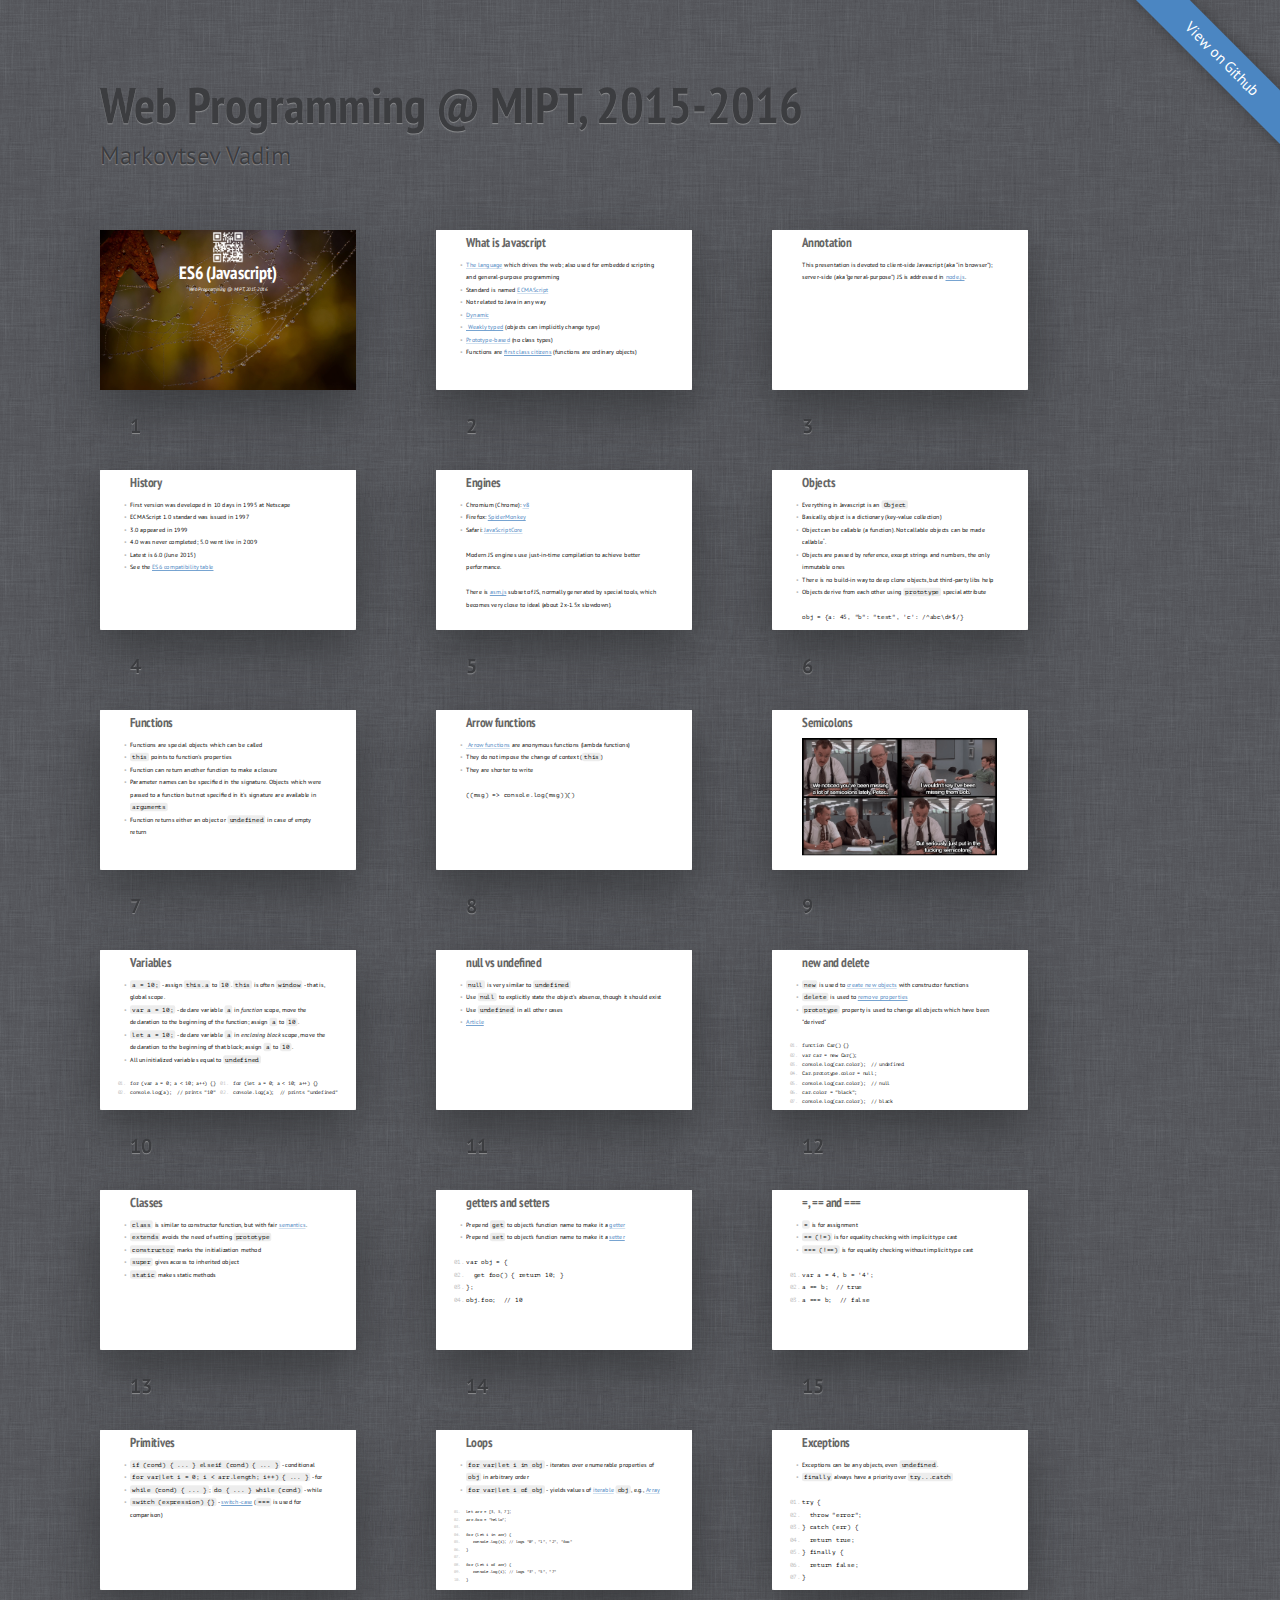
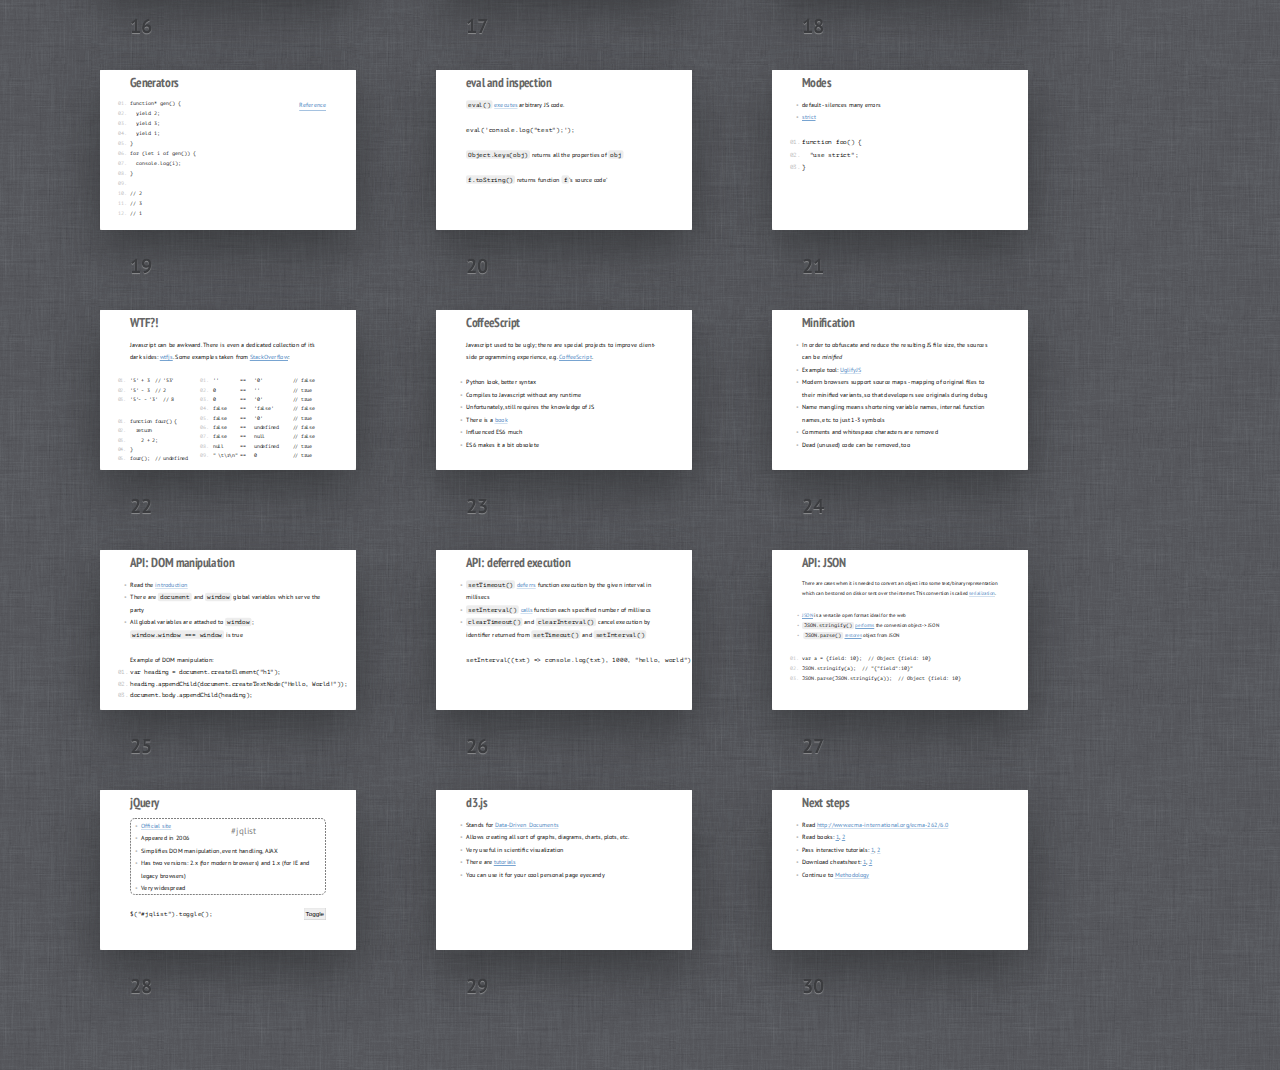
<file: 05_es6/index.html>
<!DOCTYPE HTML>
<html lang="en">
<head>
	<title>Web Programming @ MIPT - 05</title>
	<meta charset="utf-8">
	<meta name="viewport" content="width=792, user-scalable=no">
	<meta http-equiv="x-ua-compatible" content="ie=edge">
	<link rel="stylesheet" href="../common/shower/themes/ribbon/styles/screen.css">
	<link rel="stylesheet" href="../common/shower/cover.css">
</head>
<body class="list">
	<header class="caption">
		<h1>Web Programming @ MIPT, 2015-2016</h1>
		<p>Markovtsev Vadim</p>
	</header>
	<section class="slide cover" id="cover"><div>
		<img src="pictures/cover.jpg" alt="">
		<h2>ES6 (Javascript)</h2>
		<p>Web Programming @ MIPT, 2015-2016</a></p>
		<img src="pictures/qrcode.png" id="qr">
	</div></section>
	<section class="slide"><div>
		<h2>What is Javascript</h2>
		<ul>
			<li><a href="https://en.wikipedia.org/wiki/JavaScript">The language</a> which
				drives the web; also used for embedded scripting and general-purpose programming</li>
			<li>Standard is named <a href="http://www.ecma-international.org/ecma-262/6.0/">ECMAScript</a></li>
			<li>Not related to Java in any way</li>
			<li><a href="https://en.wikipedia.org/wiki/Dynamic_programming_language">Dynamic</a></li>
			<li><a href="https://en.wikipedia.org/wiki/Strong_and_weak_typing#Definitions_of_.22strong.22_or_.22weak.22">
				Weakly typed</a> (objects can implicitly change type)</li>
			<li><a href="https://en.wikipedia.org/wiki/Prototype-based_programming">Prototype-based</a> (no class types)</li>
			<li>Functions are <a href="https://en.wikipedia.org/wiki/First-class_function">first class citizens</a>
				(functions are ordinary objects)</li>
		</ul>
	</div></section>
	<section class="slide"><div>
		<h2>Annotation</h2>
		<p>This presentation is devoted to client-side Javascript (aka "in browser");
			server-side (aka "general-purpose") JS is addressed in <a href="../07_nodejs/index.html">node.js</a>.</p>
	</div></section>
	<section class="slide"><div>
		<h2>History</h2>
		<ul>
			<li>First version was developed in 10 days in 1995 at Netscape</li>
			<li>ECMAScript 1.0 standard was issued in 1997</li>
			<li>3.0 appeared in 1999</li>
			<li>4.0 was never completed; 5.0 went live in 2009</li>
			<li>Latest is 6.0 (June 2015)</li>
			<li>See the <a href="https://kangax.github.io/compat-table/es6/">ES6 compatibility table</a></li>
		</ul>
	</div></section>

	<section class="slide"><div>
		<h2>Engines</h2>
		<ul>
			<li>Chromium (Chrome): <a href="https://en.wikipedia.org/wiki/V8_(JavaScript_engine)">v8</a></li>
			<li>Firefox: <a href="https://en.wikipedia.org/wiki/SpiderMonkey_(software)">SpiderMonkey</a></li>
			<li>Safari: <a href="http://trac.webkit.org/wiki/JavaScriptCore">JavaScriptCore</a></li>
		</ul>
		<p>Modern JS engines use just-in-time compilation to achieve better performance.</p>
		<p>There is <a href="https://en.wikipedia.org/wiki/Asm.js">asm.js</a> subset of JS,
		normally generated by special tools, which becomes
		very close to ideal (about 2x-1.5x slowdown).</p>
	</div></section>

	<section class="slide"><div>
		<h2>Objects</h2>
		<ul>
			<li>Everything in Javascript is an <code>Object</code></li>
			<li>Basically, object is a dictionary (key-value collection)</li>
			<li>Object can be callable (a function). Not callable objects can be made
				callable<sup>*</sup>.</li>
			<li>Objects are passed by reference, except strings and numbers, the only immutable ones</li>
      <li>There is no build-in way to deep clone objects, but third-party libs help</li>
			<li>Objects derive from each other using <code>prototype</code> special attribute</li>
		</ul>
		<pre><code>obj = {a: 45, "b": "test", 'c': /^abc\d+$/}</code>
		</pre>
	</div></section>

	<section class="slide"><div>
		<h2>Functions</h2>
		<ul>
			<li>Functions are special objects which can be called</li>
			<li><code>this</code> points to function's properties</li>
			<li>Function can return another function to make a closure</li>
			<li>Parameter names can be specified in the signature. Objects which were passed
			to a function but not specified in it's signature are available in <code>arguments</code></li>
			<li>Function returns either an object or <code>undefined</code> in case of empty return</li>
		</ul>
	</div></section>

	<section class="slide"><div>
		<h2>Arrow functions</h2>
		<ul>
			<li><a href="https://developer.mozilla.org/en-US/docs/Web/JavaScript/Reference/Functions/Arrow_functions">
			Arrow functions</a> are anonymous functions (lambda functions)</li>
			<li>They do not impose the change of context (<code>this</code>)</li>
			<li>They are shorter to write</li>
		</ul>
		<pre><code>((msg) => console.log(msg))()</code>
		</pre>
	</div></section>

	<section class="slide"><div>
		<h2>Semicolons</h2>
		<a style="background: none;" href="http://davidwalsh.name/javascript-semicolons">
			<img style="width: 780px;" src="pictures/semicolons.png"></a>
	</div></section>

	<section class="slide"><div>
		<h2>Variables</h2>
		<ul>
			<li><code>a = 10;</code> - assign <code>this.a</code> to <code>10</code>.
				<code>this</code> is often <code>window</code> - that is, global scope.</li>
			<li><code>var a = 10;</code> - declare variable <code>a</code> in <em>function</em> scope,
			move the declaration to the beginning of the function; assign <code>a</code>
			to <code>10</code>.</li>
			<li><code>let a = 10;</code> - declare variable <code>a</code> in <em>enclosing block</em> scope,
			move the declaration to the beginning of that block; assign <code>a</code>
			to <code>10</code>.</li>
			<li>All uninitialized variables equal to <code>undefined</code></li>
		</ul>
		<div style="display: flex; font-size: 75%;">
			<pre style="margin-right: 70px;"><code>for (var a = 0; a < 10; a++) {}</code>
<code>console.log(a);  // prints "10"</code>
			</pre>
			<pre><code>for (let a = 0; a < 10; a++) {}</code>
<code>console.log(a);  // prints "undefined"</code>
			</pre>
		</div>
	</div></section>
	<section class="slide"><div>
		<h2>null vs undefined</h2>
		<ul>
			<li><code>null</code> is very similar to <code>undefined</code></li>
			<li>Use <code>null</code> to explicitly state the object's absence, though it should exist</li>
			<li>Use <code>undefined</code> in all other cases</li>
			<li><a href="http://frontender.info/exploring-the-abyss-of-null-and-undefined-in-javascript/">Article</a></li>
		</ul>
	</div></section>

	<section class="slide"><div>
		<h2>new and delete</h2>
		<ul>
			<li><code>new</code> is used to
				<a href="https://developer.mozilla.org/en-US/docs/Web/JavaScript/Reference/Operators/new">
					create new objects</a> with constructor functions</li>
			<li><code>delete</code> is used to
				<a href="https://developer.mozilla.org/en-US/docs/Web/JavaScript/Reference/Operators/delete">
					remove properties</a></li>
			<li><code>prototype</code> property is used to change all objects which have been "derived"</li>
		</ul>
		<pre style="font-size: 75%;"><code>function Car() {}</code>
<code>var car = new Car();</code>
<code>console.log(car.color);  // undefined</code>
<code>Car.prototype.color = null;</code>
<code>console.log(car.color);  // null</code>
<code>car.color = "black";</code>
<code>console.log(car.color);  // black</code>
		</pre>
	</div></section>

	<section class="slide"><div>
		<h2>Classes</h2>
		<ul>
			<li><code>class</code> is similar to constructor function, but with fair
				<a href="https://developer.mozilla.org/en-US/docs/Web/JavaScript/Reference/Classes">semantics</a>.</li>
			<li><code>extends</code> avoids the need of setting <code>prototype</code></li>
			<li><code>constructor</code> marks the initialization method</li>
			<li><code>super</code> gives access to inherited object</li>
			<li><code>static</code> makes static methods</li>
		</ul>
	</div></section>

	<section class="slide"><div>
		<h2>getters and setters</h2>
		<ul>
			<li>Prepend <code>get</code> to object's function name to make it a
				<a href="https://developer.mozilla.org/en-US/docs/Web/JavaScript/Reference/Functions/get">getter</a></li>
				<li>Prepend <code>set</code> to object's function name to make it a
					<a href="https://developer.mozilla.org/en-US/docs/Web/JavaScript/Reference/Functions/set">setter</a></li>
		</ul>
		<pre><code>var obj = {</code>
<code>  get foo() { return 10; }</code>
<code>};</code>
<code>obj.foo;  // 10</code></code></pre>
	</div></section>
	<section class="slide"><div>
		<h2>=, == and ===</h2>
		<ul>
			<li><code>=</code> is for assignment</li>
			<li><code>== (!=)</code> is for equality checking with implicit type cast</li>
			<li><code>=== (!==)</code> is for equality checking without implicit type cast</li>
		</ul>
		<pre><code>var a = 4, b = '4';</code>
<code>a == b;  // true</code>
<code>a === b;  // false</code></pre>
	</div></section>

	<section class="slide"><div>
		<h2>Primitives</h2>
		<ul>
			<li><code>if (cond) { ... } elseif (cond) { ... }</code> - conditional</li>
			<li><code>for var|let i = 0; i < arr.length; i++) { ... }</code> - for</li>
			<li><code>while (cond) { ... }</code>; <code>do { ... } while (cond)</code> - while</li>
			<li><code>switch (expression) {}</code> -
				<a href="https://developer.mozilla.org/en-US/docs/Web/JavaScript/Reference/Statements/switch">
					switch-case</a> (<code>===</code> is used for comparison)</li>
		</ul>
	</div></section>

	<section class="slide"><div>
		<h2>Loops</h2>
		<ul>
			<li><code>for var|let i in obj</code> - iterates over enumerable properties
				of <code>obj</code> in arbitrary order</li>
			<li><code>for var|let i of obj</code> - yields values of
				<a href="iterable objects">iterable</a> <code>obj</code>, e.g.,
				<a href="https://developer.mozilla.org/en-US/docs/Web/JavaScript/Reference/Global_Objects/Array">
					Array</a></li>
		</ul>
		<pre style="font-size: 60%;"><code>let arr = [3, 5, 7];</code>
<code>arr.foo = "hello";</code>
<code><br></code>
<code>for (let i in arr) {</code>
<code>   console.log(i); // logs "0", "1", "2", "foo"</code>
<code>}</code>
<code><br></code>
<code>for (let i of arr) {</code>
<code>   console.log(i); // logs "3", "5", "7"</code>
<code>}</code>
		</pre>
	</div></section>

	<section class="slide"><div>
		<h2>Exceptions</h2>
		<ul>
			<li>Exceptions can be any objects, even <code>undefined</code>.</li>
			<li><code>finally</code> always have a priority over <code>try...catch</code></li>
		</ul>
		<pre><code>try {</code>
<code>  throw "error";</code>
<code>} catch (err) {</code>
<code>  return true;</code>
<code>} finally {</code>
<code>  return false;</code>
<code>}</code>
		</pre>
	</div></section>

	<section class="slide"><div>
		<h2>Generators</h2>
		<a style="float: right;" href="https://developer.mozilla.org/en-US/docs/Web/JavaScript/Reference/Global_Objects/Generator">
			Reference</a>
		<pre style="font-size: 80%;"><code>function* gen() {</code>
<code>  yield 2;</code>
<code>  yield 3;</code>
<code>  yield 1;</code>
<code>}</code>
<code>for (let i of gen()) {</code>
<code>  console.log(i);</code>
<code>}</code>
<code><br></code>
<code>// 2</code>
<code>// 3</code>
<code>// 1</code>
		</pre>
	</div></section>

	<section class="slide"><div>
		<h2>eval and inspection</h2>
		<p><code>eval()</code>
				<a href="https://developer.mozilla.org/ru/docs/Web/JavaScript/Reference/Global_Objects/eval">executes</a>
				arbitrary JS code.</li>
		</p>
		<pre><code>eval('console.log("test");');</code>
		</pre>
		<p><code>Object.keys(obj)</code> returns all the properties of <code>obj</code></p>
		<p><code>f.toString()</code> returns function <code>f</code>'s source code'</p>
	</div></section>
	<section class="slide"><div>
		<h2>Modes</h2>
		<ul>
			<li>default - silences many errors</li>
			<li><a href="https://developer.mozilla.org/en-US/docs/Web/JavaScript/Reference/Strict_mode">strict</a></li>
		</ul>
		<pre><code>function foo() {</code>
<code>  "use strict";</code>
<code>}</code></pre>
	</div></section>
	<section class="slide"><div>
		<h2>WTF?!</h2>
		<p>Javascript can be awkward. There is even a dedicated collection of it's dark sides:
			<a href="http://wtfjs.com/">wtfjs</a>. Some examples taken from
			<a href="http://stackoverflow.com/questions/1995113/strangest-language-feature">StackOverflow</a>:</p>
			<div style="display: flex;">
				<div style="margin-right: 100px;">
					<pre class="wtfjs"><code>'5' + 3  // '53'</code>
<code>'5' - 3  // 2</code>
<code>'5'- - '3'  // 8</code></pre><pre class="wtfjs"><code>function four() {</code>
<code>  return</code>
<code>    2 + 2;</code>
<code>}</code>
<code>four();  // undefined</code></pre>
				</div>
				<div>
					<pre class="wtfjs"><code>''        ==   '0'           // false</code>
<code>0         ==   ''            // true</code>
<code>0         ==   '0'           // true</code>
<code>false     ==   'false'       // false</code>
<code>false     ==   '0'           // true</code>
<code>false     ==   undefined     // false</code>
<code>false     ==   null          // false</code>
<code>null      ==   undefined     // true</code>
<code>" \t\r\n" ==   0             // true</code>
					</pre>
				</div>
			</div>
  <style>
  .wtfjs {
		font-size: 75%;
	}
	</style>
	</div></section>
	<section class="slide"><div>
		<h2>CoffeeScript</h2>
		<p>Javascript used to be ugly; there are special projects to improve client-side
		programming experience, e.g. <a href="http://coffeescript.org/">CoffeeScript</a>.</p>
		<ul>
			<li>Python look, better syntax</li>
			<li>Compiles to Javascript without any runtime</li>
			<li>Unfortunately, still requires the knowledge of JS</li>
			<li>There is a <a href="http://arcturo.github.io/library/coffeescript/">book</a></li>
			<li>Influenced ES6 much</li>
			<li>ES6 makes it a bit obsolete</li>
		</ul>
	</div></section>
	<section class="slide"><div>
		<h2>Minification</h2>
		<ul>
			<li>In order to obfuscate and reduce the resulting JS file size, the sources
			can be <em>minified</em></li>
			<li>Example tool: <a href="https://github.com/mishoo/UglifyJS2">UglifyJS</a></li>
			<li>Modern browsers support source maps - mapping of original files to their minified variants,
			so that developers see originals during debug</li>
			<li>Name mangling means shortening variable names, internal function names, etc. to just 1-3 symbols</li>
			<li>Comments and whitespace characters are removed</li>
			<li>Dead (unused) code can be removed, too</li>
		</ul>
	</div></section>

	<section class="slide"><div>
		<h2>API: DOM manipulation</h2>
		<ul>
			<li>Read the <a href="https://developer.mozilla.org/en-US/docs/Web/API/Document_Object_Model/Introduction">introduction</a></li>
      <li>There are <code>document</code> and <code>window</code> global variables which serve the party</li>
			<li>All global variables are attached to <code>window</code>;
				<code>window.window&nbsp;===&nbsp;window</code> is true</li>
		</ul>
		Example of DOM manipulation:
		<pre style="font-size: 95%;"><code>var heading = document.createElement("h1");</code>
<code>heading.appendChild(document.createTextNode("Hello, World!"));</code>
<code>document.body.appendChild(heading);</code></pre>
	</div></section>
	<section class="slide"><div>
		<h2>API: deferred execution</h2>
		<ul>
			<li><code>setTimeout()</code> <a href="http://www.w3schools.com/jsref/met_win_settimeout.asp">deferrs</a>
				function execution by the given interval in millisecs</li>
			<li><code>setInterval()</code> <a href="http://www.w3schools.com/jsref/met_win_setinterval.asp">calls</a>
			function each specified number of millisecs</li>
			<li><code>clearTimeout()</code> and <code>clearInterval()</code> cancel execution by identifier
			returned from <code>setTimeout()</code> and <code>setInterval()</code></li>
		</ul>
		<pre><code>setInterval((txt) => console.log(txt), 1000, "hello, world");</code>
		</pre>
	</div></section>
	<section class="slide"><div>
		<h2>API: JSON</h2>
		<div style="font-size: 80%;">
		<p>There are cases when it is needed to convert an object into
		some text/binary representation which can be stored on disk or sent over the internet.
	  This convertion is called <a href="https://en.wikipedia.org/wiki/Serialization">serialization</a>.</p>
		<ul>
			<li><a href="https://en.wikipedia.org/wiki/JSON">JSON</a> is a versatile open format ideal for the web</li>
			<li><code>JSON.stringify()</code>
				<a href="https://developer.mozilla.org/ru/docs/Web/JavaScript/Reference/Global_Objects/JSON/stringify">
					performs</a> the conversion object -&gt; JSON</li>
			<li>
				<code>JSON.parse()</code>
				<a href="https://developer.mozilla.org/ru/docs/Web/JavaScript/Reference/Global_Objects/JSON/parse">
					restores</a> object from JSON</li>
		</ul>
		<pre><code>var a = {field: 10};  // Object {field: 10}</code>
<code>JSON.stringify(a);  // "{"field":10}"</code>
<code>JSON.parse(JSON.stringify(a));  // Object {field: 10}</code>
<ocde></ocde>
		</pre>
		</div>
	</div></section>
	<section class="slide"><div>
		<h2>jQuery</h2>
		<ul id="jqlist">
			<li><a href="https://jquery.com/">Official site</a></li>
			<li>Appeared in 2006</li>
			<li>Simplifies DOM manipulation, event handling, AJAX</li>
			<li>Has two versions: 2.x (for modern browsers) and 1.x (for IE and legacy browsers)</li>
			<li>Very widespread</li>
		</ul>
		<script async defer src="//cdnjs.cloudflare.com/ajax/libs/jquery/2.1.4/jquery.min.js"></script>
		<button type="button" onclick="$('#jqlist').toggle();">Toggle</button>
		<pre><code>$("#jqlist").toggle();</code></pre>
		<style>
		#jqlist {
			padding-left: 40px;
			border: 4px dashed gray;
			border-radius: 20px;
			position: relative;
		}
		#jqlist::before {
			content: "#jqlist";
			position: absolute;
			top: 10px;
			left: 400px;
			color: gray;
			font-size: 150%;
		}
    #jqlist ~ button {
			float: right;
			height: 50px;
			cursor: pointer;
			font-size: 100%;
		}
		</style>
	</div></section>
	<section class="slide"><div id ="d3jsdemo">
		<h2>d3.js</h2>
		<ul>
			<li>Stands for <a href="http://d3js.org/">Data-Driven Documents</a></li>
			<li>Allows creating all sort of graphs, diagrams, charts, plots, etc.</li>
			<li>Very useful in scientific visualization</li>
			<li>There are <a href="https://github.com/mbostock/d3/wiki/Tutorials">tutorials</a></li>
			<li>You can use it for your cool personal page eyecandy</li>
		</ul>
		<iframe height='250' scrolling='no'
		src='http://codepen.io/nohoid/embed/bNwPRX/?height=499&theme-id=0&default-tab=result'
		frameborder='no' allowtransparency='true' allowfullscreen='true' style='width: 100%; position: absolute; left: 0; right: 0;'>See the Pen
		<a href='http://codepen.io/nohoid/pen/bNwPRX/'>"rainbow spiral spring" d3js.org (moaré fx)</a>
		by Milan Nohejl (<a href='http://codepen.io/nohoid'>@nohoid</a>) on <a href='http://codepen.io'>CodePen</a>.
    </iframe>
	</div></section>
	<section class="slide"><div>
		<h2>Next steps</h2>
		<ul>
			<li>Read <a href="http://www.w3.org/standards/techs/css">http://www.ecma-international.org/ecma-262/6.0</a></li>
			<li>Read books: <a href="http://eloquentjavascript.net/">1</a>, <a href="http://exploringjs.com/es6/">2</a></li>
			<li>Pass interactive tutorials: <a href="https://www.codecademy.com/tracks/javascript">1</a>,
				<a href="https://www.codeschool.com/courses/javascript-road-trip-part-1?mbsy=7vHWN&url=https%3A%2F%2Fwww.codeschool.com%2Fcourses%2Fjavascript-road-trip-part-1&mbsy_source=b80ba35c-afe0-4076-a94e-8630f59851fc&campaignid=2212">2</a></li>
			<li>Download cheatsheet: <a href="http://overapi.com/javascript/">1</a>,
			<a href="http://www.cheatography.com/davechild/cheat-sheets/javascript/">2</a></li>
			<li>Continue to <a href="../06_methodology/index.html">Methodology</a></li>
		</ul>
	</div></section>
	<p class="badge"><a href="https://github.com/vmarkovtsev/mipt_web_2015">View on Github</a></p>
	<!--
		To hide progress bar from entire presentation
		just remove “progress” element.
		-->
	<div class="progress"><div></div></div>
	<script src="../common/shower/shower.min.js"></script>
</body>
</html>
</file>
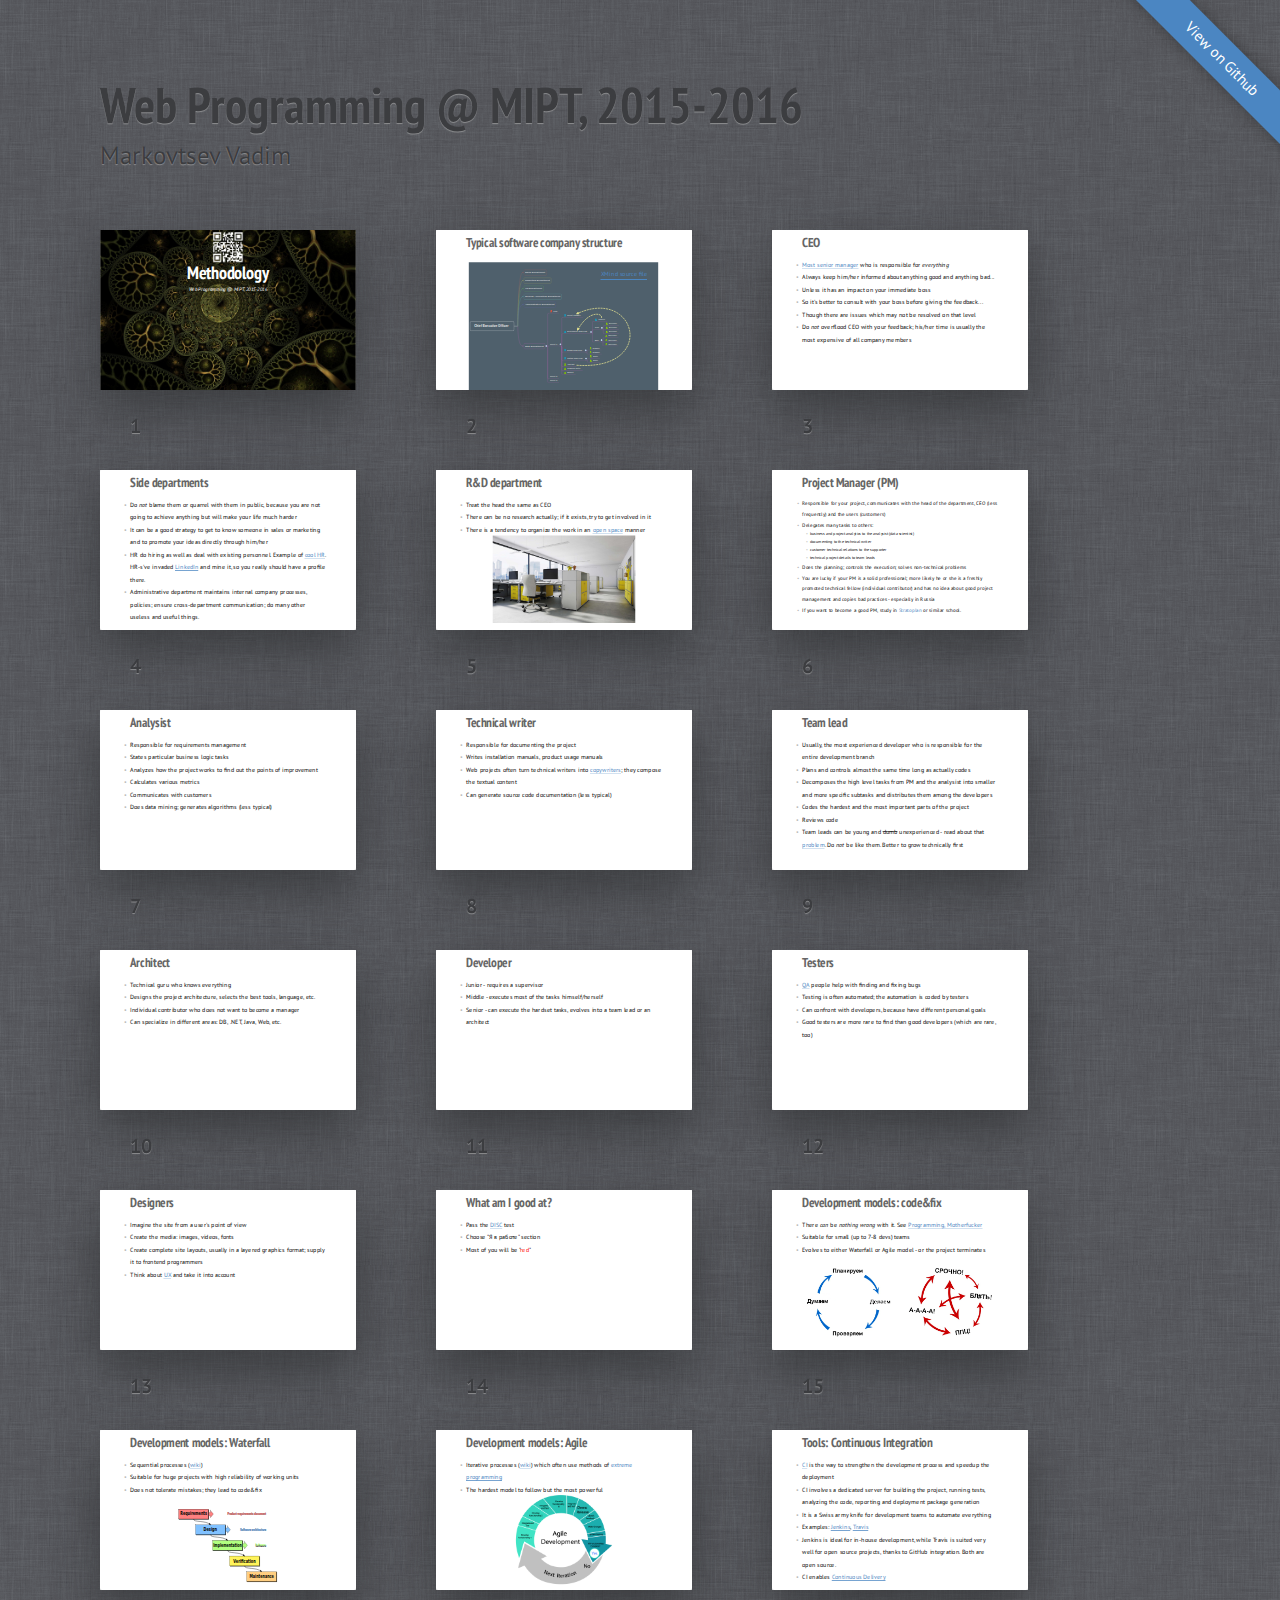
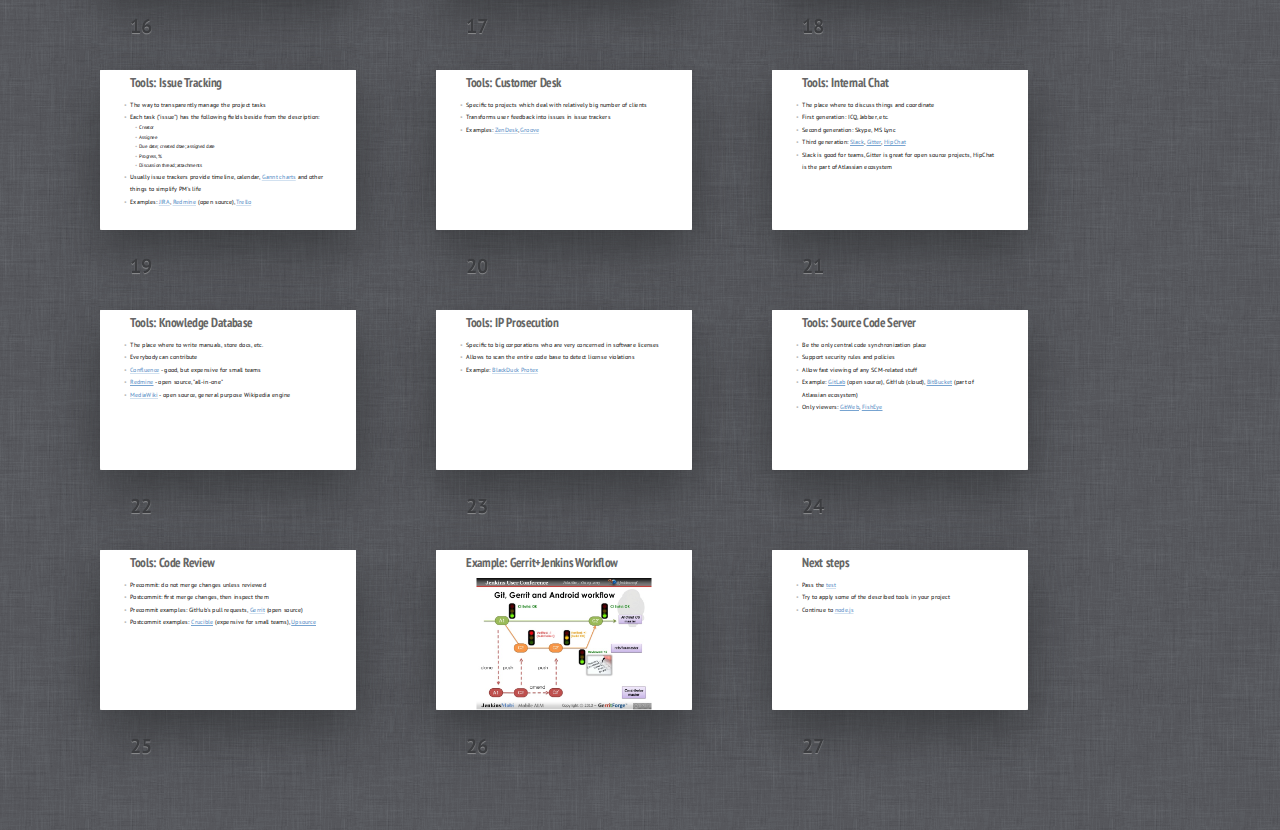
<file: 06_methodology/index.html>
<!DOCTYPE HTML>
<html lang="en">
<head>
	<title>Web Programming @ MIPT - 06</title>
	<meta charset="utf-8">
	<meta name="viewport" content="width=792, user-scalable=no">
	<meta http-equiv="x-ua-compatible" content="ie=edge">
	<link rel="stylesheet" href="../common/shower/themes/ribbon/styles/screen.css">
	<link rel="stylesheet" href="../common/shower/cover.css">
</head>
<body class="list">
	<header class="caption">
		<h1>Web Programming @ MIPT, 2015-2016</h1>
		<p>Markovtsev Vadim</p>
	</header>
	<section class="slide cover" id="cover"><div>
		<img src="pictures/cover.jpg" alt="">
		<h2>Methodology</h2>
		<p>Web Programming @ MIPT, 2015-2016</a></p>
		<img src="pictures/qrcode.png" id="qr">
		<style>
			#cover > div {
				background-color: rgba(0, 0, 0, 0.2);
			}
		</style>
	</div></section>
	<section class="slide"><div>
		<h2>Typical software company structure</h2>
		<object data="pictures/software_company.svg" type="image/svg+xml" id="software_company"></object>
		<a href="software_company.xmind" id="xmind_file">XMind source file</a>
		<style>
    #software_company {
			width: 780px;
		}
		#xmind_file {
			position: absolute;
			right: 180px;
			top: 150px;
		}
		</style>
	</div></section>
	<section class="slide"><div>
		<h2>CEO</h2>
		<ul>
			<li><a href="https://en.wikipedia.org/wiki/Chief_executive_officer">Most
				senior manager</a> who is responsible for <em>everything</em></li>
			<li>Always keep him/her informed about anything good and anything bad...</li>
			<li>Unless it has an impact on your immediate boss</li>
			<li>So it's better to consult with your boss before giving the feedback...</li>
			<li>Though there are issues which may not be resolved on that level</li>
			<li>Do <em>not</em> overflood CEO with your feedback; his/her time is
			usually the most expensive of all company members</li>
		</ul>
	</div></section>
	<section class="slide"><div>
		<h2>Side departments</h2>
		<ul>
			<li>Do <em>not</em> blame them or quarrel with them in public, because you
				are not going to achieve anything but will make your life much harder
			</li>
			<li>It can be a good strategy to get to know someone in sales or marketing
			and to promote your ideas directly through him/her</li>
			<li>HR do hiring as well as deal with existing personnel. Example of
			<a href="http://hr-maverick.blogspot.ru/">cool HR</a>. HR-s've invaded
			<a href="https://www.linkedin.com/">LinkedIn</a> and mine it, so you really
		should have a profile there.</li>
		  <li>Administrative department maintains internal company processes, policies;
			ensure cross-department communication; do many other useless and useful things.</li>
		</ul>
	</div></section>
	<section class="slide"><div>
		<h2>R&amp;D department</h2>
		<ul>
			<li>Treat the head the same as CEO</li>
			<li>There can be no research actually; if it exists, try to get involved in it</li>
			<li>There is a tendency to organize the work in an
				<a href="https://en.wikipedia.org/wiki/Open_plan">open space</a> manner</li>
		</ul>
		<img src="pictures/openspace.jpg" id ="openspace">
		<style>
    #openspace {
			height: 350px;
			position: relative;
			top: -50px;
			margin-left: auto;
			margin-right: auto;
			display: table;
		}
		</style>
	</div></section>
	<section class="slide"><div>
		<h2>Project Manager (PM)</h2>
		<ul style="font-size: 85%;">
			<li>Responsible for your project, communicates with the head of the department,
			CEO (less frequently) and the users (customers)</li>
			<li>Delegates many tasks to others:
				<ul style="font-size: 75%;">
					<li>business and project analytics to the analysist (data scientist)</li>
					<li>documenting to the technical writer</li>
				  <li>customer technical relations to the supporter</li>
					<li>technical project details to team leads</li>
				</ul></li>
			<li>Does the planning; controls the execution; solves non-technical problems</li>
			<li>You are lucky if your PM is a solid professional; more likely he or she is
			a freshly promoted technical fellow (individual contributor) and has no idea
		  about good project management and copies bad practices - especially in Russia</li>
			<li>If you want to become a good PM, study in <a href="http://www.stratoplan.ru/">Stratoplan</a>
			or similar school.</li>
		</ul>
	</div></section>
	<section class="slide"><div>
		<h2>Analysist</h2>
		<ul>
			<li>Responsible for requirements management</li>
			<li>States particular business logic tasks</li>
			<li>Analyzes how the project works to find out the points of improvement</li>
			<li>Calculates various metrics</li>
			<li>Communicates with customers</li>
			<li>Does data mining; generates algorithms (less typical)</li>
		</ul>
	</div></section>
	<section class="slide"><div>
		<h2>Technical writer</h2>
		<ul>
			<li>Responsible for documenting the project</li>
			<li>Writes installation manuals, product usage manuals</li>
			<li>Web projects often turn technical writers into <a href="https://en.wikipedia.org/wiki/Copywriting">copywriters</a>;
			they compose the textual content</li>
			<li>Can generate source code documentation (less typical)</li>
		</ul>
	</div></section>
	<section class="slide"><div>
		<h2>Team lead</h2>
		<ul>
			<li>Usually, the most experienced developer who is responsible for the
				entire development branch</li>
			<li>Plans and controls almost the same time long as actually codes</li>
			<li>Decomposes the high level tasks from PM and the analysist into smaller and more specific
			subtasks and distributes them among the developers</li>
			<li>Codes the hardest and the most important parts of the project</li>
			<li>Reviews code</li>
			<li>Team leads can be young and <span style="text-decoration: line-through;">dumb</span> unexperienced -
				read about that <a href="http://megamozg.ru/post/4628/">problem</a>. Do <em>not</em> be like them.
			  Better to grow technically first</li>
		</ul>
	</div></section>
	<section class="slide"><div>
		<h2>Architect</h2>
		<ul>
			<li>Technical guru who knows everything</li>
			<li>Designs the project architecture, selects the best tools, language, etc.</li>
			<li>Individual contributor who does not want to become a manager</li>
			<li>Can specialize in different areas: DB, .NET, Java, Web, etc.</li>
		</ul>
	</div></section>
	<section class="slide"><div>
		<h2>Developer</h2>
		<ul>
			<li>Junior - requires a supervisor</li>
			<li>Middle - executes most of the tasks himself/herself</li>
			<li>Senior - can execute the hardset tasks, evolves into a team lead or an architect</li>
		</ul>
	</div></section>
	<section class="slide"><div>
		<h2>Testers</h2>
		<ul>
			<li><a href="https://en.wikipedia.org/wiki/Quality_assurance">QA</a> people help
			with finding and fixing bugs</li>
			<li>Testing is often automated; the automation is coded by testers</li>
			<li>Can confront with developers, because have different personal goals</li>
			<li>Good testers are more rare to find than good developers (which are rare, too)</li>
		</ul>
	</div></section>
	<section class="slide"><div>
		<h2>Designers</h2>
		<ul>
			<li>Imagine the site from a user's point of view</li>
      <li>Create the media: images, videos, fonts</li>
			<li>Create complete site layouts, usually in a layered graphics format; supply it to frontend programmers</li>
			<li>Think about <a href="https://en.wikipedia.org/wiki/User_experience">UX</a> and take it into account</li>
		</ul>
	</div></section>
	<section class="slide"><div>
		<h2>What am I good at?</h2>
		<ul>
			<li>Pass the <a href="http://d-i-s-c.com.ua/work/?p=disc">DISC</a> test</li>
			<li>Choose "Я в работе" section</li>
			<li>Most of you will be "<span style="color: red;">red</span>"</li>
		</ul>
	</div></section>
	<section class="slide"><div>
		<h2>Development models: code&amp;fix</h2>
		<ul>
			<li>There <em>can</em> be <em>nothing wrong</em> with it. See
				<a href="http://programming-motherfucker.com/">Programming, Motherfucker</a></li>
			<li>Suitable for small (up to 7-8 devs) teams</li>
			<li>Evolves to either Waterfall or Agile model - or the project terminates</li>
		</ul>
		<img src="pictures/code_n_fix.png" id="code_n_fix">
		<style>
		#code_n_fix {
			width: 780px;
		}
		</style>
	</div></section>

	<section class="slide"><div>
		<h2>Development models: Waterfall</h2>
		<ul>
			<li>Sequential processes (<a href="https://en.wikipedia.org/wiki/Waterfall_model">wiki</a>)</li>
			<li>Suitable for huge projects with high reliability of working units</li>
			<li>Does not tolerate mistakes; they lead to code&amp;fix</li>
		</ul>
		<img src="pictures/waterfall.svg" id="waterfall">
		<style>
    #waterfall {
			width: 400px;
			margin-left: auto;
			margin-right: auto;
			display: table;
		}
		</style>
	</div></section>

	<section class="slide"><div>
		<h2>Development models: Agile</h2>
		<ul>
			<li>Iterative processes (<a href="https://en.wikipedia.org/wiki/Agile_software_development">wiki</a>)
				which often use methods of <a href="https://en.wikipedia.org/wiki/Extreme_programming">extreme programming</a></li>
			<li>The hardest model to follow but the most powerful</li>
		</ul>
		<img src="pictures/agile.png" id="agile">
		<style>
    #agile {
			width: 400px;
			margin-left: auto;
			margin-right: auto;
			display: table;
			position: relative;
			top: -65px;
		}
		</style>
	</div></section>
	<section class="slide"><div>
		<h2>Tools: Continuous Integration</h2>
		<ul>
			<li><a href="https://en.wikipedia.org/wiki/Continuous_integration">CI</a>
				is the way to strengthen the development process and
			speedup the deployment</li>
			<li>CI involves a dedicated server for building the project, running tests,
			analyzing the code, reporting and deployment package generation</li>
			<li>It is a Swiss army knife for development teams to automate everything</li>
			<li>Examples: <a href="http://jenkins-ci.org/">Jenkins</a>, <a href="https://travis-ci.org/">Travis</a></li>
			<li>Jenkins is ideal for in-house development, while Travis is suited very well for
			open source projects, thanks to GitHub integration. Both are open source.</li>
			<li>CI enables <a href="https://en.wikipedia.org/wiki/Continuous_delivery">Continuous Delivery</a></li>
		</ul>
	</div></section>
	<section class="slide"><div>
		<h2>Tools: Issue Tracking</h2>
		<ul>
			<li>The way to transparently manage the project tasks</li>
			<li>Each task ("issue") has the following fields beside from the description:
				<ul style="font-size: 75%;">
					<li>Creator</li>
					<li>Assignee</li>
					<li>Due date; created dtae; assigned date</li>
					<li>Progress, %</li>
					<li>Discussion thread; attachments</li>
				</ul>
			</li>
			<li>Usually issue trackers provide timeline, calendar, <a href="https://en.wikipedia.org/wiki/Gantt_chart">Gannt charts</a>
				and other things to simplify PM's life</li>
			<li>Examples: <a href="https://en.wikipedia.org/wiki/JIRA">JIRA</a>,
				<a href="https://en.wikipedia.org/wiki/Redmine">Redmine</a> (open source),
				<a href="https://en.wikipedia.org/wiki/Trello">Trello</a></li>
		</ul>
	</div></section>
	<section class="slide"><div>
		<h2>Tools: Customer Desk</h2>
		<ul>
			<li>Specific to projects which deal with relatively big number of clients</li>
			<li>Transforms user feedback into issues in issue trackers</li>
			<li>Examples: <a href="https://www.zendesk.com/">ZenDesk</a>,
				<a href="https://www.groovehq.com/">Groove</a></li>
		</ul>
	</div></section>
	<section class="slide"><div>
		<h2>Tools: Internal Chat</h2>
		<ul>
			<li>The place where to discuss things and coordinate</li>
			<li>First generation: ICQ, Jabber, etc.</li>
			<li>Second generation: Skype, MS Lync</li>
			<li>Third generation: <a href="https://slack.com/">Slack</a>,
				<a href="https://gitter.im">Gitter</a>, <a href="https://www.hipchat.com/">HipChat</a></li>
			<li>Slack is good for teams, Gitter is great for open source projects,
			HipChat is the part of Atlassian ecosystem</li>
		</ul>
	</div></section>
	<section class="slide"><div>
		<h2>Tools: Knowledge Database</h2>
		<ul>
			<li>The place where to write manuals, store docs, etc.</li>
			<li>Everybody can contribute</li>
			<li><a href="https://www.atlassian.com/software/confluence">Confluence</a> - good, but expensive for small teams</li>
			<li><a href="http://www.redmine.org/">Redmine</a> - open source, "all-in-one"</li>
			<li><a href="https://www.mediawiki.org/wiki/MediaWiki">MediaWiki</a> - open source,
				general purpose Wikipedia engine</li>
		</ul>
	</div></section>
	<section class="slide"><div>
		<h2>Tools: IP Prosecution</h2>
		<ul>
			<li>Specific to big corporations who are very concerned in software licenses</li>
			<li>Allows to scan the entire code base to detect license violations</li>
			<li>Example: <a href="https://www.blackducksoftware.com/products/black-duck-suite/protex">BlackDuck Protex</a></li>
		</ul>
	</div></section>
	<section class="slide"><div>
		<h2>Tools: Source Code Server</h2>
		<ul>
			<li>Be the only central code synchronization place</li>
			<li>Support security rules and policies</li>
			<li>Allow fast viewing of any SCM-related stuff</li>
			<li>Example: <a href="https://about.gitlab.com/">GitLab</a> (open source),
			GitHub (cloud), <a href="https://bitbucket.org/">BitBucket</a> (part of Atlassian ecosystem)</li>
			<li>Only viewers: <a href="https://git-scm.com/docs/gitweb">GitWeb</a>,
				<a href="https://www.atlassian.com/software/fisheye/overview">FishEye</a></li>
		</ul>
	</div></section>
	<section class="slide"><div>
		<h2>Tools: Code Review</h2>
		<ul>
			<li>Precommit: do not merge changes unless reviewed</li>
			<li>Postcommit: first merge changes, then inspect them</li>
			<li>Precommit examples: GitHub's pull requests,
			  <a href="https://www.gerritcodereview.com/">Gerrit</a> (open source)</li>
			<li>Postcommit examples: <a href="https://www.atlassian.com/software/crucible/overview">Crucible</a>
				(expensive for small teams),
			  <a href="https://www.jetbrains.com/upsource/">Upsource</a></li>
		</ul>
	</div></section>
	<section class="slide"><div>
		<h2>Example: Gerrit+Jenkins Workflow</h2>
		<img src="pictures/jenkins_gerrit.jpg" id="jg">
		<style>
    #jg {
			width: 700px;
			margin-left: auto;
			margin-right: auto;
			display: table;
		}
		</style>
	</div></section>
	<section class="slide"><div>
		<h2>Next steps</h2>
		<ul>
      <li>Pass the <a href="http://d-i-s-c.com.ua/work/?p=disc">test</a></li>
			<li>Try to apply some of the described tools in your project</li>
			<li>Continue to <a href="../07_nodejs/index.html">node.js</a></li>
		</ul>
	</div></section>
	<p class="badge"><a href="https://github.com/vmarkovtsev/mipt_web_2015">View on Github</a></p>
	<!--
		To hide progress bar from entire presentation
		just remove “progress” element.
		-->
	<div class="progress"><div></div></div>
	<script src="../common/shower/shower.min.js"></script>
</body>
</html>
</file>
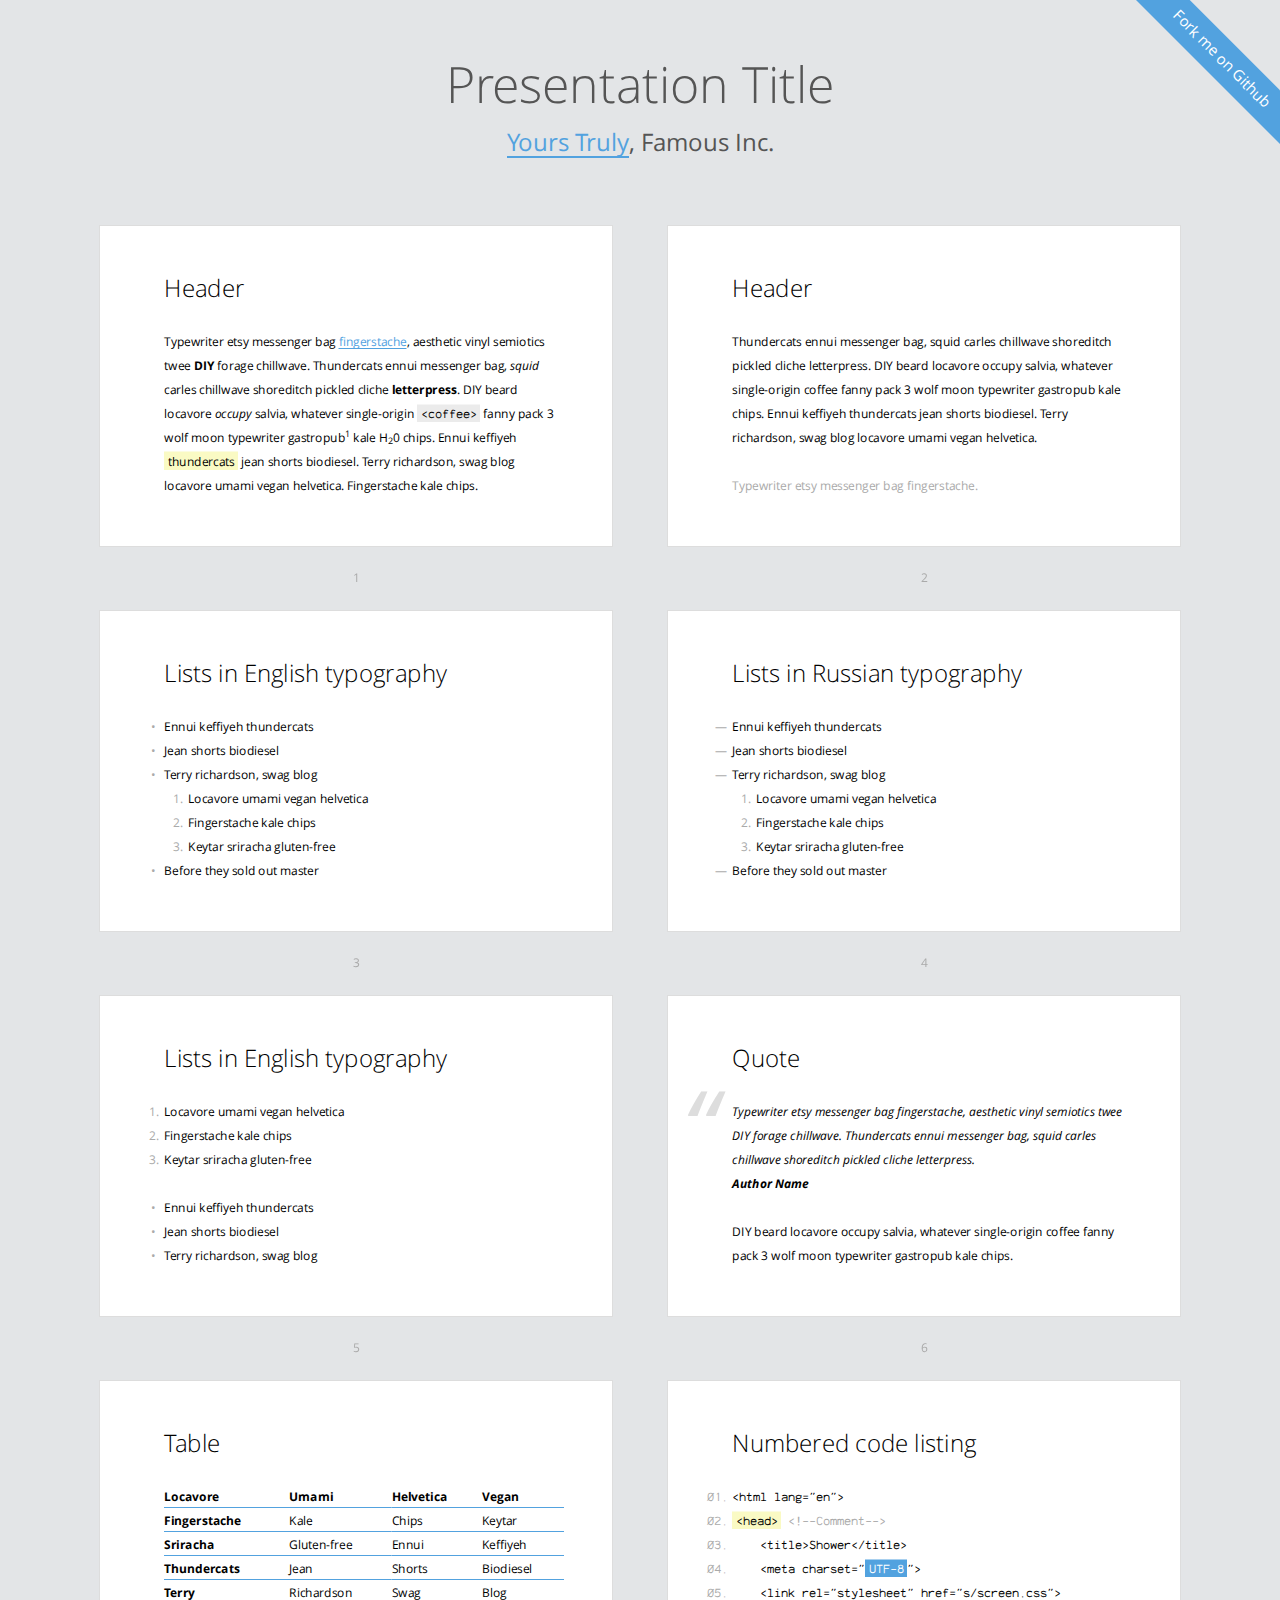
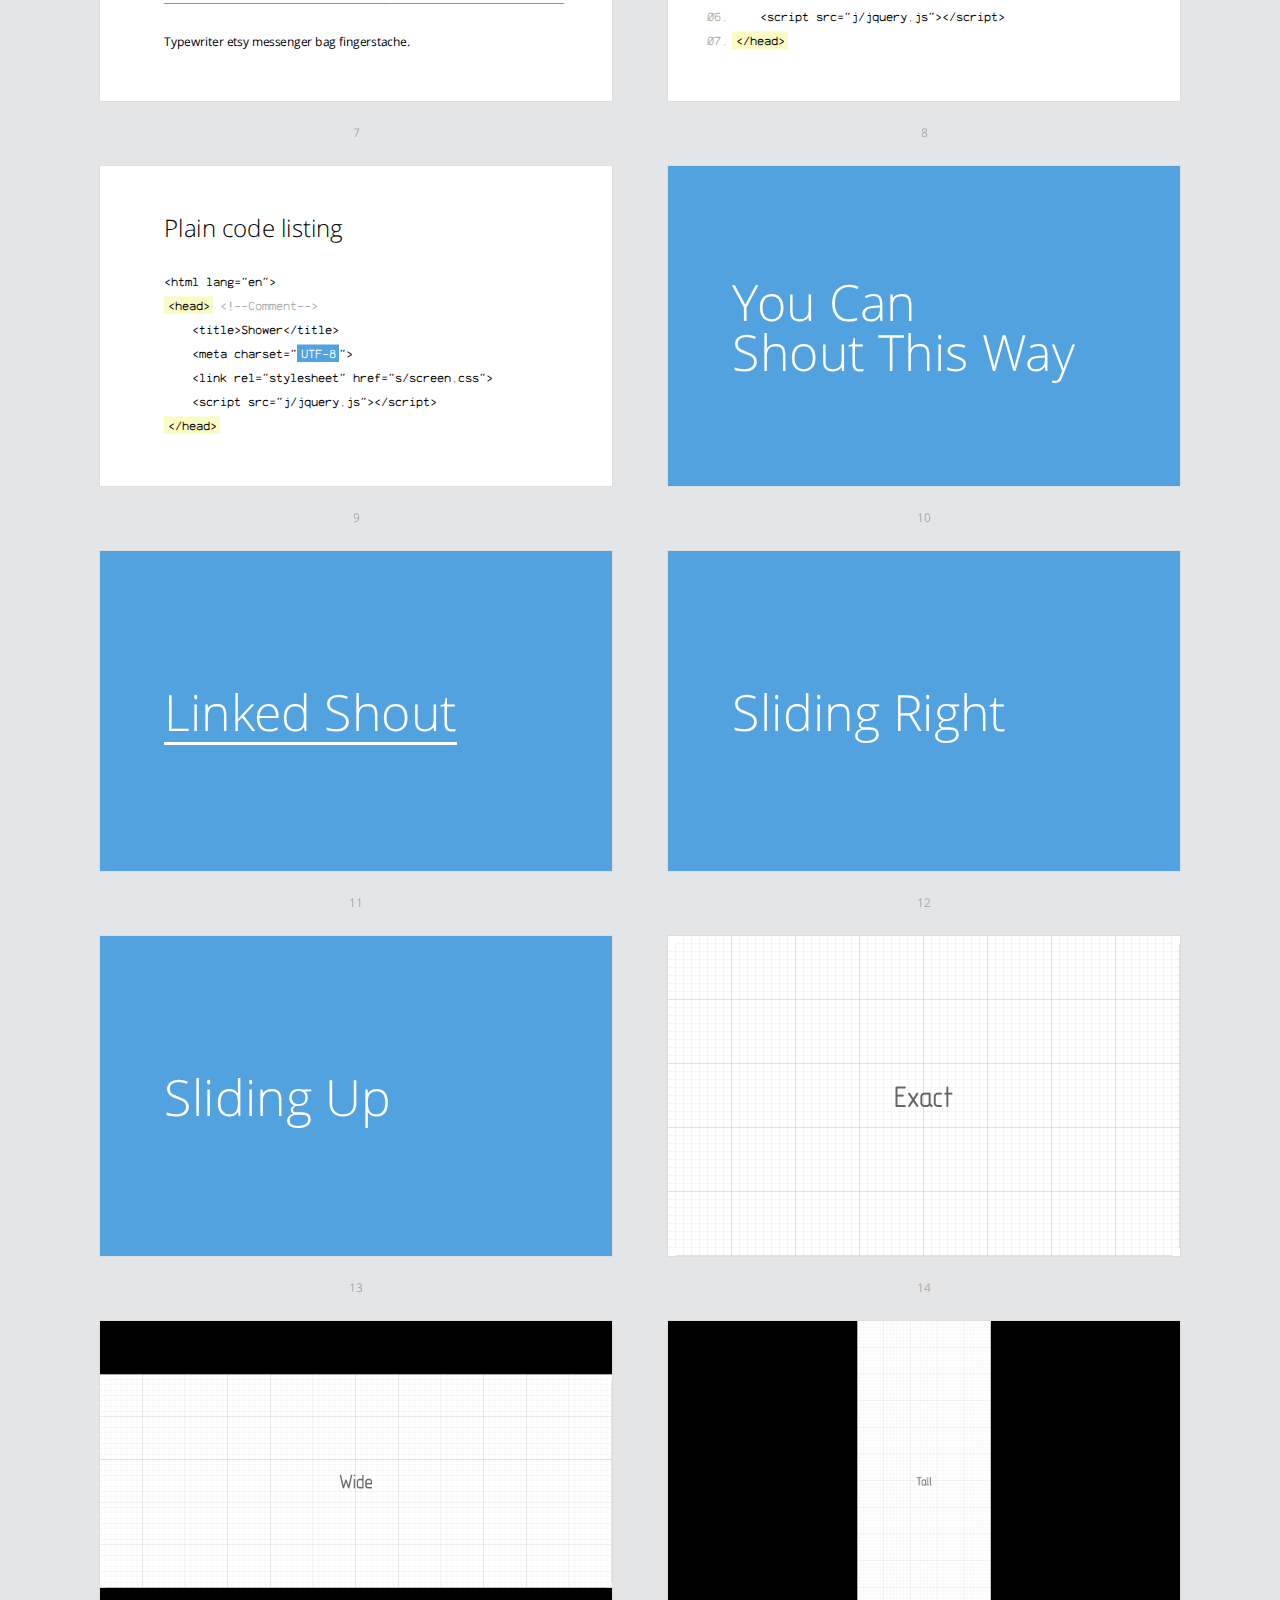
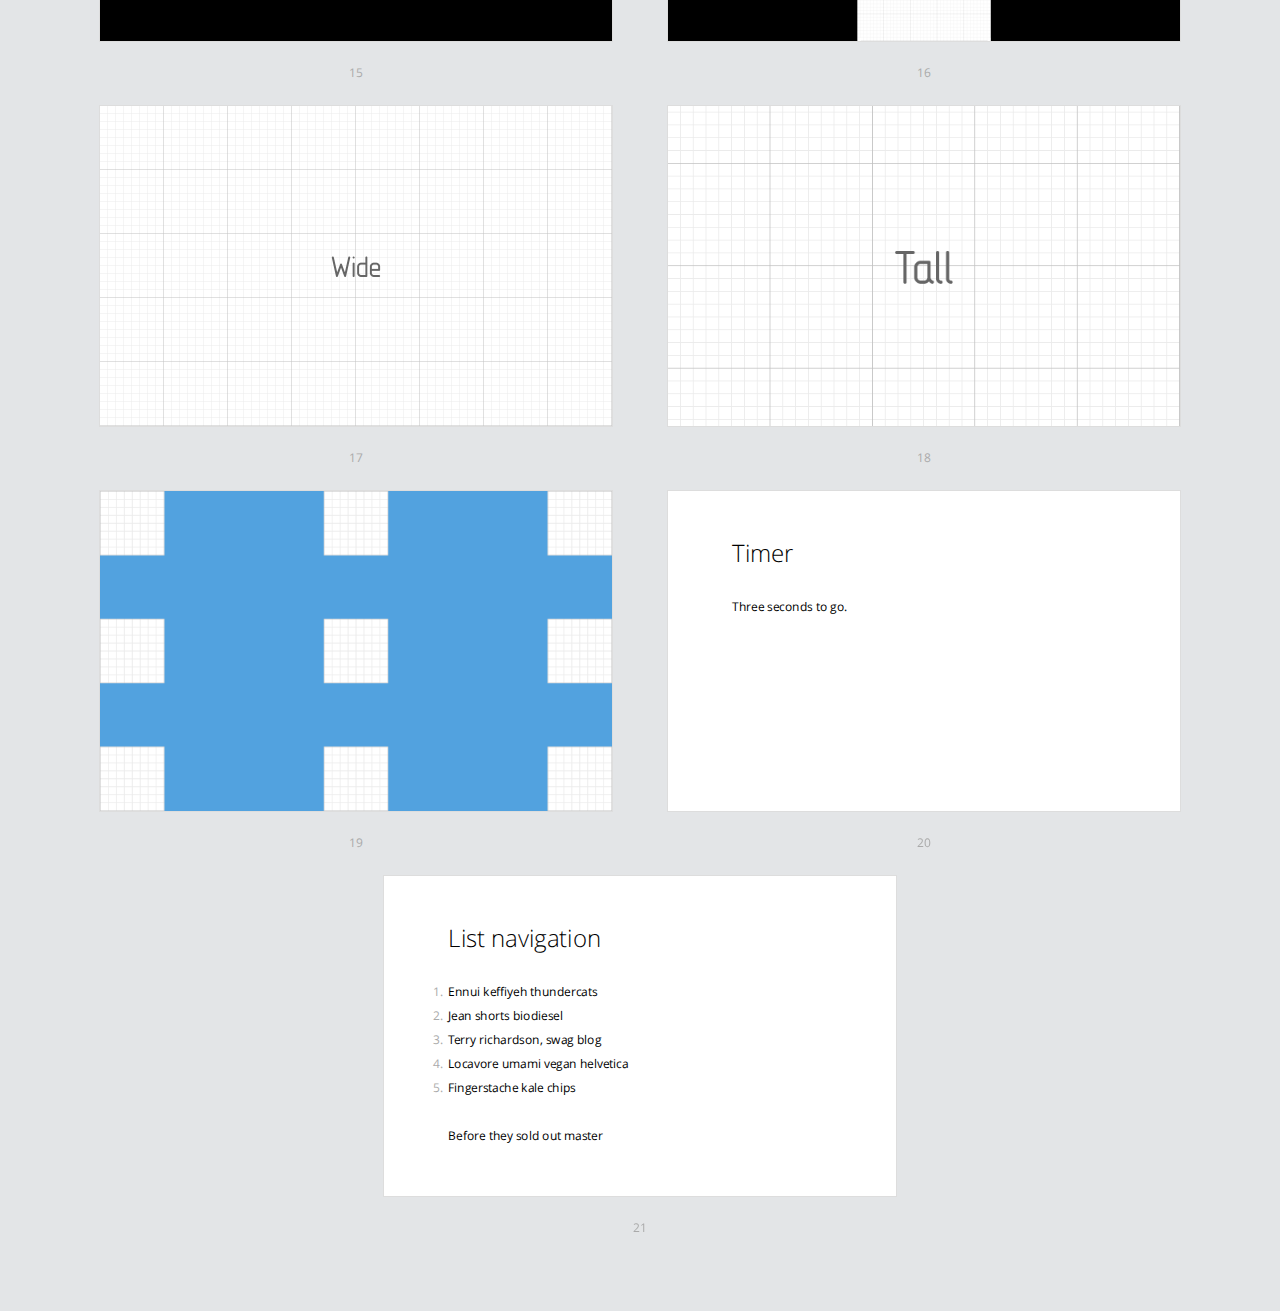
<file: common/themes/bright/index.html>
<!DOCTYPE html>
<html lang="en">
<head>
	<title>Bright theme for Shower</title>
	<meta charset="utf-8">
	<meta name="viewport" content="width=680, user-scalable=no">
	<meta http-equiv="x-ua-compatible" content="ie=edge">
	<link rel="stylesheet" href="styles/screen.css">
</head>
<body class="list">
	<!--
		Debug class on <body> enables
		cyan grid on slides
		-->
	<header class="caption">
		<h1>Presentation Title</h1>
		<p><a href="">Yours Truly</a>, Famous Inc.</p>
	</header>
	<section class="slide"><div>
		<h2>Header</h2>
		<p>Typewriter etsy messenger bag <a href="">fingerstache</a>, aesthetic vinyl semiotics twee <strong>DIY</strong> forage chillwave. Thundercats ennui messenger bag, <em>squid</em> carles chillwave shoreditch pickled cliche <b>letterpress</b>. DIY beard locavore <i>occupy</i> salvia, whatever single-origin <code>&lt;coffee&gt;</code> fanny pack 3 wolf moon typewriter gastropub<sup>1</sup> kale H<sub>2</sub>0 chips. Ennui keffiyeh <mark>thundercats</mark> jean shorts biodiesel. Terry richardson, swag blog locavore umami vegan helvetica. Fingerstache kale chips.</p>
		<footer>
			<p>Typewriter etsy messenger bag <a href="">fingerstache</a>, aesthetic vinyl semiotics twee <strong>DIY</strong> forage chillwave. Thundercats ennui messenger bag, <em>squid</em> carles chillwave shoreditch pickled cliche <b>letterpress</b>. DIY beard locavore <i>occupy</i> salvia, whatever single-origin <code>&lt;coffee&gt;</code> fanny pack 3 wolf moon typewriter gastropub<sup>1</sup> kale H<sub>2</sub>0 chips. Ennui keffiyeh <mark>thundercats</mark> jean shorts biodiesel. Terry richardson, swag blog locavore umami vegan helvetica. Fingerstache kale chips.</p>
		</footer>
	</div></section>
	<section class="slide"><div>
		<h2>Header</h2>
		<p>Thundercats ennui messenger bag, squid carles chillwave shoreditch pickled cliche letterpress. DIY beard locavore occupy salvia, whatever single-origin coffee fanny pack 3 wolf moon typewriter gastropub kale chips. Ennui keffiyeh thundercats jean shorts biodiesel. Terry richardson, swag blog locavore umami vegan helvetica.</p>
		<p class="note">Typewriter etsy messenger bag fingerstache.</p>
		<footer>
			<p>Typewriter etsy messenger bag fingerstache, aesthetic vinyl semiotics twee DIY forage chillwave. Thundercats ennui messenger bag, squid carles chillwave shoreditch pickled cliche letterpress.</p>
			<p>DIY beard locavore occupy salvia, whatever single-origin coffee fanny pack 3 wolf moon typewriter gastropub kale chips. Ennui keffiyeh thundercats jean shorts biodiesel.</p>
		</footer>
	</div></section>
	<section class="slide"><div>
		<h2>Lists in English typography</h2>
		<ul>
			<li>Ennui keffiyeh thundercats</li>
			<li>Jean shorts biodiesel</li>
			<li>Terry richardson, swag blog
				<ol>
					<li>Locavore umami vegan helvetica</li>
					<li>Fingerstache kale chips</li>
					<li>Keytar sriracha gluten-free</li>
				</ol>
			</li>
			<li>Before they sold out master</li>
		</ul>
	</div></section>
	<section class="slide" lang="ru"><div>
		<h2>Lists in Russian typography</h2>
		<ul>
			<li>Ennui keffiyeh thundercats</li>
			<li>Jean shorts biodiesel</li>
			<li>Terry richardson, swag blog
				<ol>
					<li>Locavore umami vegan helvetica</li>
					<li>Fingerstache kale chips</li>
					<li>Keytar sriracha gluten-free</li>
				</ol>
			</li>
			<li>Before they sold out master</li>
		</ul>
	</div></section>
	<section class="slide"><div>
		<h2>Lists in English typography</h2>
		<ol>
			<li>Locavore umami vegan helvetica</li>
			<li>Fingerstache kale chips</li>
			<li>Keytar sriracha gluten-free</li>
		</ol>
		<ul>
			<li>Ennui keffiyeh thundercats</li>
			<li>Jean shorts biodiesel</li>
			<li>Terry richardson, swag blog</li>
		</ul>
	</div></section>
	<section class="slide"><div>
		<h2>Quote</h2>
		<figure>
			<blockquote>
				<p>Typewriter etsy messenger bag fingerstache, aesthetic vinyl semiotics twee DIY forage chillwave. Thundercats ennui messenger bag, squid carles chillwave shoreditch pickled cliche letterpress.</p>
			</blockquote>
			<figcaption>Author Name</figcaption>
		</figure>
		<p>DIY beard locavore occupy salvia, whatever single-origin coffee fanny pack 3 wolf moon typewriter gastropub kale chips.</p>
	</div></section>
	<section class="slide"><div>
		<h2>Table</h2>
		<table>
		<tr>
			<th scope="col">Locavore</th>
			<th>Umami</th>
			<th>Helvetica</th>
			<th>Vegan</th>
		</tr>
		<tr>
			<th scope="row">Fingerstache</th>
			<td>Kale</td>
			<td>Chips</td>
			<td>Keytar</td>
		</tr>
		<tr>
			<th scope="row">Sriracha</th>
			<td>Gluten-free</td>
			<td>Ennui</td>
			<td>Keffiyeh</td>
		</tr>
		<tr>
			<th scope="row">Thundercats</th>
			<td>Jean</td>
			<td>Shorts</td>
			<td>Biodiesel</td>
		</tr>
		<tr>
			<th scope="row">Terry</th>
			<td>Richardson</td>
			<td>Swag</td>
			<td>Blog</td>
		</tr>
		</table>
		<p>Typewriter etsy messenger bag fingerstache.</p>
	</div></section>
	<section class="slide"><div>
		<h2>Numbered code listing</h2>
		<pre>
			<code>&lt;html lang="en"&gt;</code>
			<code><mark>&lt;head&gt;</mark> <mark class="comment">&lt;!--Comment--&gt;</mark></code>
			<code>	&lt;title&gt;Shower&lt;/title&gt;</code>
			<code>	&lt;meta charset="<mark class="important">UTF-8</mark>"&gt;</code>
			<code>	&lt;link rel="stylesheet" href="s/screen.css"&gt;</code>
			<code>	&lt;script src="j/jquery.js"&gt;&lt;/script&gt;</code>
			<code><mark>&lt;/head&gt;</mark></code>
		</pre>
	</div></section>
	<section class="slide"><div>
		<h2>Plain code listing</h2>
		<pre><code>&lt;html lang="en"&gt;
<mark>&lt;head&gt;</mark> <mark class="comment">&lt;!--Comment--&gt;</mark>
	&lt;title&gt;Shower&lt;/title&gt;
	&lt;meta charset="<mark class="important">UTF-8</mark>"&gt;
	&lt;link rel="stylesheet" href="s/screen.css"&gt;
	&lt;script src="j/jquery.js"&gt;&lt;/script&gt;
<mark>&lt;/head&gt;</mark></code></pre>
	</div></section>
	<section class="slide shout"><div>
		<h2>
			You Can<br>
			Shout This Way
		</h2>
		<footer>
			<p>Typewriter etsy messenger bag fingerstache.</p>
		</footer>
	</div></section>
	<section class="slide shout"><div>
		<h2><a href="">Linked Shout</a></h2>
	</div></section>
	<section class="slide shout right"><div>
		<h2>Sliding Right</h2>
	</div></section>
	<section class="slide shout up"><div>
		<h2>Sliding Up</h2>
	</div></section>
	<section class="slide cover"><div>
		<img src="pictures/exact.png" alt="">
	</div></section>
	<section class="slide cover w"><div>
		<img src="pictures/wide.png" alt="">
	</div></section>
	<section class="slide cover h"><div>
		<img src="pictures/tall.png" alt="">
		<footer>
			<p>Typewriter etsy messenger bag fingerstache.</p>
		</footer>
	</div></section>
	<section class="slide cover h"><div>
		<img src="pictures/wide.png" alt="">
	</div></section>
	<section class="slide cover w"><div>
		<img src="pictures/tall.png" alt="">
	</div></section>
	<section class="slide shout"><div>
		<img src="pictures/square.png" alt="" class="place t l">
		<img src="pictures/square.png" alt="" class="place t">
		<img src="pictures/square.png" alt="" class="place t r">
		<img src="pictures/square.png" alt="" class="place l">
		<img src="pictures/square.png" alt="" class="place">
		<img src="pictures/square.png" alt="" class="place r">
		<img src="pictures/square.png" alt="" class="place b l">
		<img src="pictures/square.png" alt="" class="place b">
		<img src="pictures/square.png" alt="" class="place b r">
	</div></section>
	<section class="slide" data-timing="00:03"><div>
		<h2>Timer</h2>
		<p>Three seconds to go.</p>
	</div></section>
	<section class="slide"><div>
		<h2>List navigation</h2>
		<ol>
			<li>Ennui keffiyeh thundercats</li>
			<li class="next">Jean shorts biodiesel</li>
			<li class="next">Terry richardson, swag blog</li>
			<li class="next">Locavore umami vegan helvetica</li>
			<li class="next">Fingerstache kale chips</li>
		</ol>
		<p class="next">Before they sold out master</p>
	</div></section>
	<p class="badge"><a href="https://github.com/shower/shower">Fork me on Github</a></p>
	<!--
		To hide progress bar from entire presentation
		just remove “progress” element.
		-->
	<div class="progress"><div></div></div>
	<script src="../../shower.min.js"></script>
	<!-- Copyright © 2014 Yours Truly, Famous Inc. -->
</body>
</html>
</file>
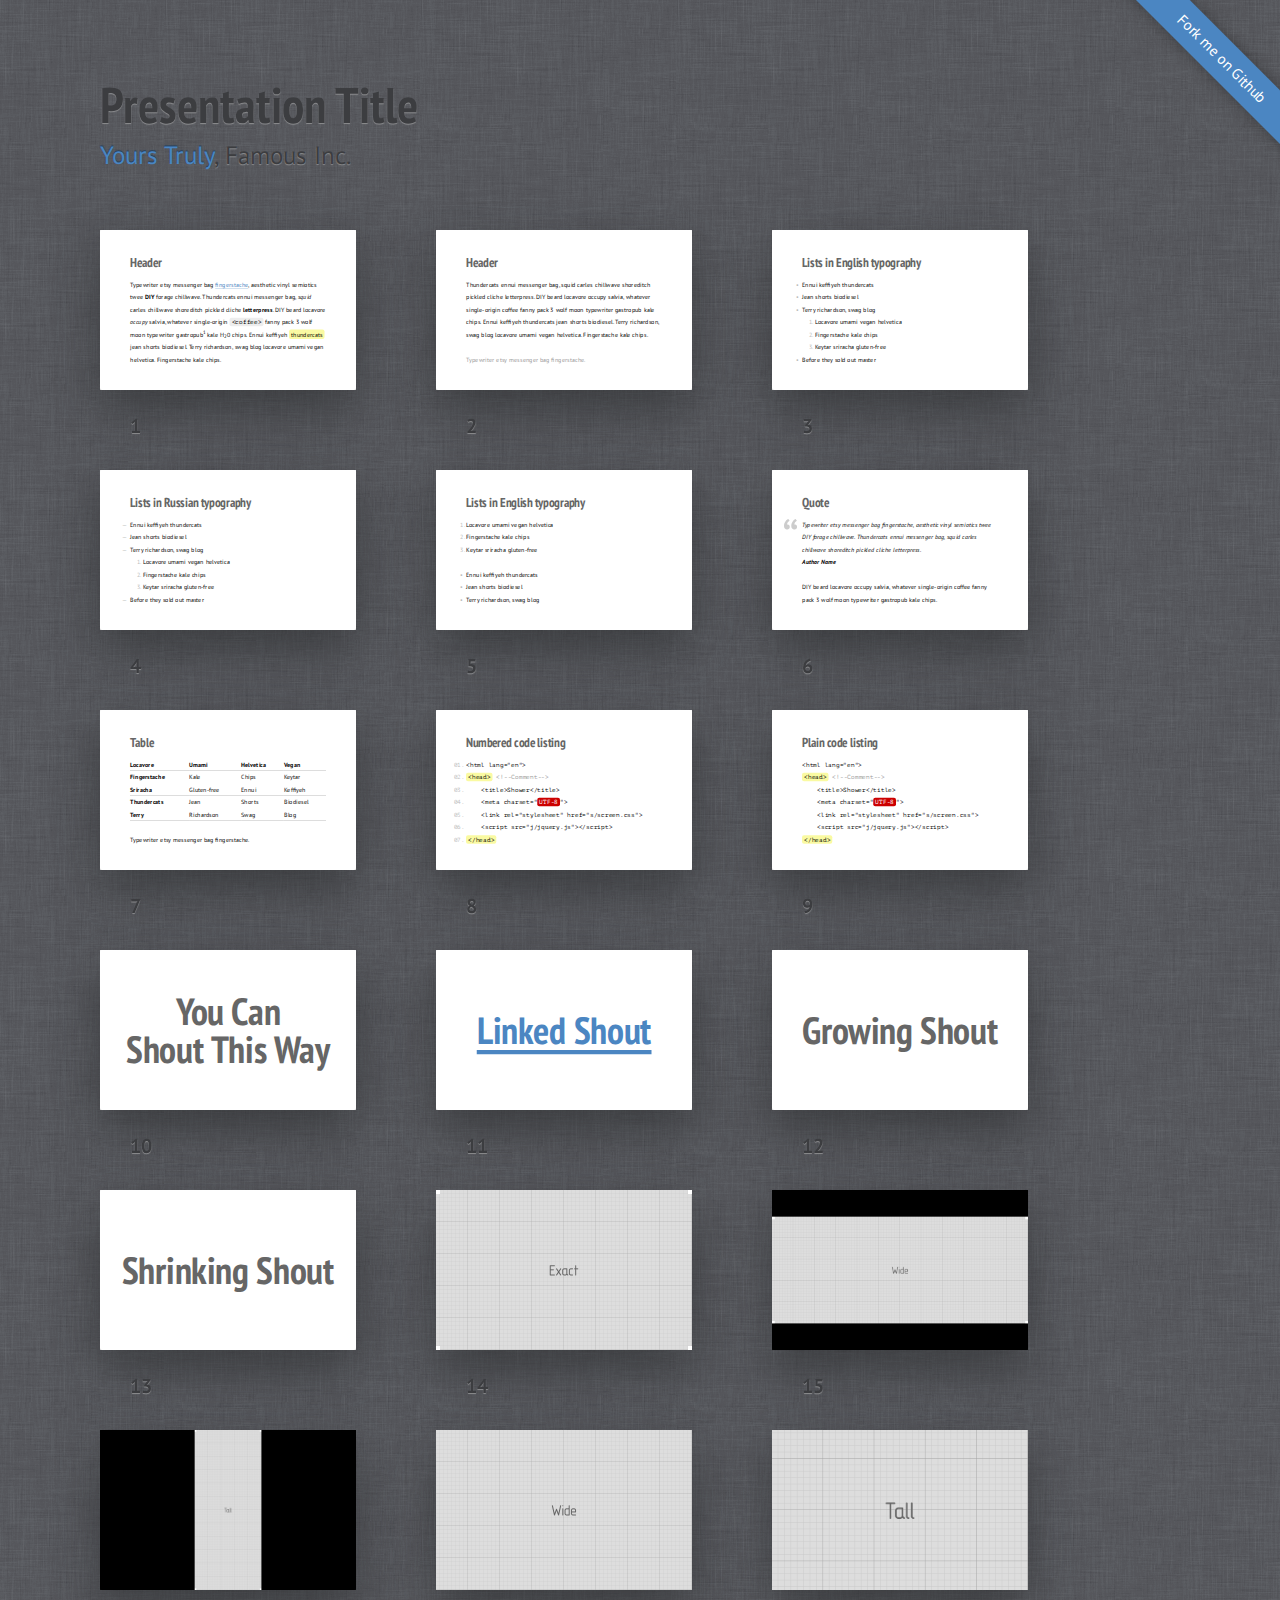
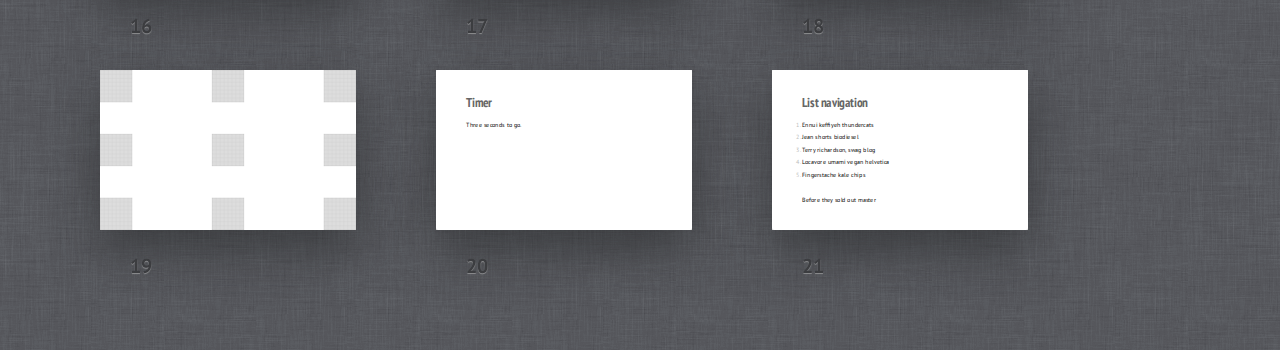
<file: common/themes/ribbon/index.html>
<!DOCTYPE html>
<html lang="en">
<head>
	<title>Ribbon theme for Shower</title>
	<meta charset="utf-8">
	<meta name="viewport" content="width=792, user-scalable=no">
	<meta http-equiv="x-ua-compatible" content="ie=edge">
	<link rel="stylesheet" href="styles/screen.css">
</head>
<body class="list">
	<!--
		Debug class on <body> enables
		cyan grid on slides
		-->
	<header class="caption">
		<h1>Presentation Title</h1>
		<p><a href="">Yours Truly</a>, Famous Inc.</p>
	</header>
	<section class="slide"><div>
		<h2>Header</h2>
		<p>Typewriter etsy messenger bag <a href="">fingerstache</a>, aesthetic vinyl semiotics twee <strong>DIY</strong> forage chillwave. Thundercats ennui messenger bag, <em>squid</em> carles chillwave shoreditch pickled cliche <b>letterpress</b>. DIY beard locavore <i>occupy</i> salvia, whatever single-origin <code>&lt;coffee&gt;</code> fanny pack 3 wolf moon typewriter gastropub<sup>1</sup> kale H<sub>2</sub>0 chips. Ennui keffiyeh <mark>thundercats</mark> jean shorts biodiesel. Terry richardson, swag blog locavore umami vegan helvetica. Fingerstache kale chips.</p>
		<footer>
			<p>Typewriter etsy messenger bag <a href="">fingerstache</a>, aesthetic vinyl semiotics twee <strong>DIY</strong> forage chillwave. Thundercats ennui messenger bag, <em>squid</em> carles chillwave shoreditch pickled cliche <b>letterpress</b>. DIY beard locavore <i>occupy</i> salvia, whatever single-origin <code>&lt;coffee&gt;</code> fanny pack 3 wolf moon typewriter gastropub<sup>1</sup> kale H<sub>2</sub>0 chips. Ennui keffiyeh <mark>thundercats</mark> jean shorts biodiesel. Terry richardson, swag blog locavore umami vegan helvetica. Fingerstache kale chips.</p>
		</footer>
	</div></section>
	<section class="slide"><div>
		<h2>Header</h2>
		<p>Thundercats ennui messenger bag, squid carles chillwave shoreditch pickled cliche letterpress. DIY beard locavore occupy salvia, whatever single-origin coffee fanny pack 3 wolf moon typewriter gastropub kale chips. Ennui keffiyeh thundercats jean shorts biodiesel. Terry richardson, swag blog locavore umami vegan helvetica. Fingerstache kale chips.</p>
		<p class="note">Typewriter etsy messenger bag fingerstache.</p>
		<footer>
			<p>Typewriter etsy messenger bag fingerstache, aesthetic vinyl semiotics twee DIY forage chillwave. Thundercats ennui messenger bag, squid carles chillwave shoreditch pickled cliche letterpress.</p>
			<p>DIY beard locavore occupy salvia, whatever single-origin coffee fanny pack 3 wolf moon typewriter gastropub kale chips. Ennui keffiyeh thundercats jean shorts biodiesel.</p>
		</footer>
	</div></section>
	<section class="slide"><div>
		<h2>Lists in English typography</h2>
		<ul>
			<li>Ennui keffiyeh thundercats</li>
			<li>Jean shorts biodiesel</li>
			<li>Terry richardson, swag blog
				<ol>
					<li>Locavore umami vegan helvetica</li>
					<li>Fingerstache kale chips</li>
					<li>Keytar sriracha gluten-free</li>
				</ol>
			</li>
			<li>Before they sold out master</li>
		</ul>
	</div></section>
	<section class="slide" lang="ru"><div>
		<h2>Lists in Russian typography</h2>
		<ul>
			<li>Ennui keffiyeh thundercats</li>
			<li>Jean shorts biodiesel</li>
			<li>Terry richardson, swag blog
				<ol>
					<li>Locavore umami vegan helvetica</li>
					<li>Fingerstache kale chips</li>
					<li>Keytar sriracha gluten-free</li>
				</ol>
			</li>
			<li>Before they sold out master</li>
		</ul>
	</div></section>
	<section class="slide"><div>
		<h2>Lists in English typography</h2>
		<ol>
			<li>Locavore umami vegan helvetica</li>
			<li>Fingerstache kale chips</li>
			<li>Keytar sriracha gluten-free</li>
		</ol>
		<ul>
			<li>Ennui keffiyeh thundercats</li>
			<li>Jean shorts biodiesel</li>
			<li>Terry richardson, swag blog</li>
		</ul>
	</div></section>
	<section class="slide"><div>
		<h2>Quote</h2>
		<figure>
			<blockquote>
				<p>Typewriter etsy messenger bag fingerstache, aesthetic vinyl semiotics twee DIY forage chillwave. Thundercats ennui messenger bag, squid carles chillwave shoreditch pickled cliche letterpress.</p>
			</blockquote>
			<figcaption>Author Name</figcaption>
		</figure>
		<p>DIY beard locavore occupy salvia, whatever single-origin coffee fanny pack 3 wolf moon typewriter gastropub kale chips.</p>
	</div></section>
	<section class="slide"><div>
		<h2>Table</h2>
		<table>
		<tr>
			<th scope="col">Locavore</th>
			<th>Umami</th>
			<th>Helvetica</th>
			<th>Vegan</th>
		</tr>
		<tr>
			<th scope="row">Fingerstache</th>
			<td>Kale</td>
			<td>Chips</td>
			<td>Keytar</td>
		</tr>
		<tr>
			<th scope="row">Sriracha</th>
			<td>Gluten-free</td>
			<td>Ennui</td>
			<td>Keffiyeh</td>
		</tr>
		<tr>
			<th scope="row">Thundercats</th>
			<td>Jean</td>
			<td>Shorts</td>
			<td>Biodiesel</td>
		</tr>
		<tr>
			<th scope="row">Terry</th>
			<td>Richardson</td>
			<td>Swag</td>
			<td>Blog</td>
		</tr>
		</table>
		<p>Typewriter etsy messenger bag fingerstache.</p>
	</div></section>
	<section class="slide"><div>
		<h2>Numbered code listing</h2>
		<pre>
			<code>&lt;html lang="en"&gt;</code>
			<code><mark>&lt;head&gt;</mark> <mark class="comment">&lt;!--Comment--&gt;</mark></code>
			<code>	&lt;title&gt;Shower&lt;/title&gt;</code>
			<code>	&lt;meta charset="<mark class="important">UTF-8</mark>"&gt;</code>
			<code>	&lt;link rel="stylesheet" href="s/screen.css"&gt;</code>
			<code>	&lt;script src="j/jquery.js"&gt;&lt;/script&gt;</code>
			<code><mark>&lt;/head&gt;</mark></code>
		</pre>
	</div></section>
	<section class="slide"><div>
		<h2>Plain code listing</h2>
		<pre><code>&lt;html lang="en"&gt;
<mark>&lt;head&gt;</mark> <mark class="comment">&lt;!--Comment--&gt;</mark>
	&lt;title&gt;Shower&lt;/title&gt;
	&lt;meta charset="<mark class="important">UTF-8</mark>"&gt;
	&lt;link rel="stylesheet" href="s/screen.css"&gt;
	&lt;script src="j/jquery.js"&gt;&lt;/script&gt;
<mark>&lt;/head&gt;</mark></code></pre>
	</div></section>
	<section class="slide shout"><div>
		<h2>
			You Can<br>
			Shout This Way
		</h2>
		<footer>
			<p>Typewriter etsy messenger bag fingerstache.</p>
		</footer>
	</div></section>
	<section class="slide shout"><div>
		<h2><a href="">Linked Shout</a></h2>
	</div></section>
	<section class="slide shout grow"><div>
		<h2>Growing Shout</h2>
	</div></section>
	<section class="slide shout shrink"><div>
		<h2>Shrinking Shout</h2>
	</div></section>
	<section class="slide cover"><div>
		<img src="pictures/exact.png" alt="">
	</div></section>
	<section class="slide cover w"><div>
		<img src="pictures/wide.png" alt="">
	</div></section>
	<section class="slide cover h"><div>
		<img src="pictures/tall.png" alt="">
		<footer>
			<p>Typewriter etsy messenger bag fingerstache.</p>
		</footer>
	</div></section>
	<section class="slide cover h"><div>
		<img src="pictures/wide.png" alt="">
	</div></section>
	<section class="slide cover w"><div>
		<img src="pictures/tall.png" alt="">
	</div></section>
	<section class="slide shout"><div>
		<img src="pictures/square.png" alt="" class="place t l">
		<img src="pictures/square.png" alt="" class="place t">
		<img src="pictures/square.png" alt="" class="place t r">
		<img src="pictures/square.png" alt="" class="place l">
		<img src="pictures/square.png" alt="" class="place">
		<img src="pictures/square.png" alt="" class="place r">
		<img src="pictures/square.png" alt="" class="place b l">
		<img src="pictures/square.png" alt="" class="place b">
		<img src="pictures/square.png" alt="" class="place b r">
	</div></section>
	<section class="slide" data-timing="00:03"><div>
		<h2>Timer</h2>
		<p>Three seconds to go.</p>
	</div></section>
	<section class="slide"><div>
		<h2>List navigation</h2>
		<ol>
			<li>Ennui keffiyeh thundercats</li>
			<li class="next">Jean shorts biodiesel</li>
			<li class="next">Terry richardson, swag blog</li>
			<li class="next">Locavore umami vegan helvetica</li>
			<li class="next">Fingerstache kale chips</li>
		</ol>
		<p class="next">Before they sold out master</p>
	</div></section>
	<p class="badge"><a href="https://github.com/shower/shower">Fork me on Github</a></p>
	<!--
		To hide progress bar from entire presentation
		just remove “progress” element.
		-->
	<div class="progress"><div></div></div>
	<script src="../../shower.min.js"></script>
	<!-- Copyright © 2013 Yours Truly, Famous Inc. -->
</body>
</html>
</file>
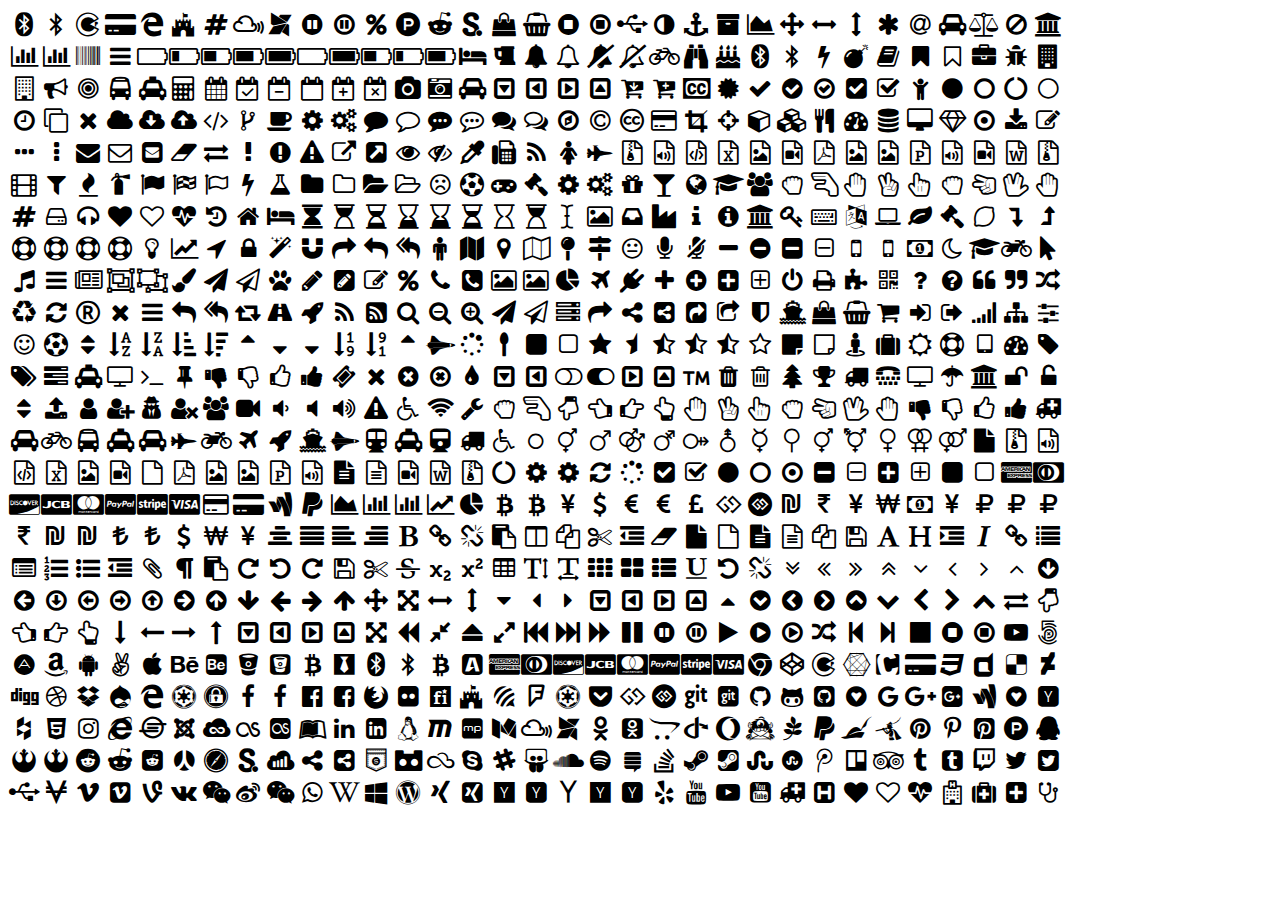
<file: 09_media/fontawesome.html>
<html>
<body>
<link rel="stylesheet" href="https://maxcdn.bootstrapcdn.com/font-awesome/4.5.0/css/font-awesome.min.css">
<style>
body {
  width: 1062px;
}
i {
  font-size: 150% !important;
  width: 32px;
  height: 32px;
  text-align: center;
  line-height: 32px !important;
}
i::before {
  vertical-align: middle;
}
</style>
<i class="fa fa-bluetooth"></i><i class="fa fa-bluetooth-b"></i><i class="fa fa-codiepie"></i><i class="fa fa-credit-card-alt"></i><i class="fa fa-edge"></i><i class="fa fa-fort-awesome"></i><i class="fa fa-hashtag"></i><i class="fa fa-mixcloud"></i><i class="fa fa-modx"></i><i class="fa fa-pause-circle"></i><i class="fa fa-pause-circle-o"></i><i class="fa fa-percent"></i><i class="fa fa-product-hunt"></i><i class="fa fa-reddit-alien"></i><i class="fa fa-scribd"></i><i class="fa fa-shopping-bag"></i><i class="fa fa-shopping-basket"></i><i class="fa fa-stop-circle"></i><i class="fa fa-stop-circle-o"></i><i class="fa fa-usb"></i><i class="fa fa-adjust"></i><i class="fa fa-anchor"></i><i class="fa fa-archive"></i><i class="fa fa-area-chart"></i><i class="fa fa-arrows"></i><i class="fa fa-arrows-h"></i><i class="fa fa-arrows-v"></i><i class="fa fa-asterisk"></i><i class="fa fa-at"></i><i class="fa fa-automobile"></i><i class="fa fa-balance-scale"></i><i class="fa fa-ban"></i><i class="fa fa-bank"></i><i class="fa fa-bar-chart"></i><i class="fa fa-bar-chart-o"></i><i class="fa fa-barcode"></i><i class="fa fa-bars"></i><i class="fa fa-battery-0"></i><i class="fa fa-battery-1"></i><i class="fa fa-battery-2"></i><i class="fa fa-battery-3"></i><i class="fa fa-battery-4"></i><i class="fa fa-battery-empty"></i><i class="fa fa-battery-full"></i><i class="fa fa-battery-half"></i><i class="fa fa-battery-quarter"></i><i class="fa fa-battery-three-quarters"></i><i class="fa fa-bed"></i><i class="fa fa-beer"></i><i class="fa fa-bell"></i><i class="fa fa-bell-o"></i><i class="fa fa-bell-slash"></i><i class="fa fa-bell-slash-o"></i><i class="fa fa-bicycle"></i><i class="fa fa-binoculars"></i><i class="fa fa-birthday-cake"></i><i class="fa fa-bluetooth"></i><i class="fa fa-bluetooth-b"></i><i class="fa fa-bolt"></i><i class="fa fa-bomb"></i><i class="fa fa-book"></i><i class="fa fa-bookmark"></i><i class="fa fa-bookmark-o"></i><i class="fa fa-briefcase"></i><i class="fa fa-bug"></i><i class="fa fa-building"></i><i class="fa fa-building-o"></i><i class="fa fa-bullhorn"></i><i class="fa fa-bullseye"></i><i class="fa fa-bus"></i><i class="fa fa-cab"></i><i class="fa fa-calculator"></i><i class="fa fa-calendar"></i><i class="fa fa-calendar-check-o"></i><i class="fa fa-calendar-minus-o"></i><i class="fa fa-calendar-o"></i><i class="fa fa-calendar-plus-o"></i><i class="fa fa-calendar-times-o"></i><i class="fa fa-camera"></i><i class="fa fa-camera-retro"></i><i class="fa fa-car"></i><i class="fa fa-caret-square-o-down"></i><i class="fa fa-caret-square-o-left"></i><i class="fa fa-caret-square-o-right"></i><i class="fa fa-caret-square-o-up"></i><i class="fa fa-cart-arrow-down"></i><i class="fa fa-cart-plus"></i><i class="fa fa-cc"></i><i class="fa fa-certificate"></i><i class="fa fa-check"></i><i class="fa fa-check-circle"></i><i class="fa fa-check-circle-o"></i><i class="fa fa-check-square"></i><i class="fa fa-check-square-o"></i><i class="fa fa-child"></i><i class="fa fa-circle"></i><i class="fa fa-circle-o"></i><i class="fa fa-circle-o-notch"></i><i class="fa fa-circle-thin"></i><i class="fa fa-clock-o"></i><i class="fa fa-clone"></i><i class="fa fa-close"></i><i class="fa fa-cloud"></i><i class="fa fa-cloud-download"></i><i class="fa fa-cloud-upload"></i><i class="fa fa-code"></i><i class="fa fa-code-fork"></i><i class="fa fa-coffee"></i><i class="fa fa-cog"></i><i class="fa fa-cogs"></i><i class="fa fa-comment"></i><i class="fa fa-comment-o"></i><i class="fa fa-commenting"></i><i class="fa fa-commenting-o"></i><i class="fa fa-comments"></i><i class="fa fa-comments-o"></i><i class="fa fa-compass"></i><i class="fa fa-copyright"></i><i class="fa fa-creative-commons"></i><i class="fa fa-credit-card"></i><i class="fa fa-crop"></i><i class="fa fa-crosshairs"></i><i class="fa fa-cube"></i><i class="fa fa-cubes"></i><i class="fa fa-cutlery"></i><i class="fa fa-dashboard"></i><i class="fa fa-database"></i><i class="fa fa-desktop"></i><i class="fa fa-diamond"></i><i class="fa fa-dot-circle-o"></i><i class="fa fa-download"></i><i class="fa fa-edit"></i><i class="fa fa-ellipsis-h"></i><i class="fa fa-ellipsis-v"></i><i class="fa fa-envelope"></i><i class="fa fa-envelope-o"></i><i class="fa fa-envelope-square"></i><i class="fa fa-eraser"></i><i class="fa fa-exchange"></i><i class="fa fa-exclamation"></i><i class="fa fa-exclamation-circle"></i><i class="fa fa-exclamation-triangle"></i><i class="fa fa-external-link"></i><i class="fa fa-external-link-square"></i><i class="fa fa-eye"></i><i class="fa fa-eye-slash"></i><i class="fa fa-eyedropper"></i><i class="fa fa-fax"></i><i class="fa fa-feed"></i><i class="fa fa-female"></i><i class="fa fa-fighter-jet"></i><i class="fa fa-file-archive-o"></i><i class="fa fa-file-audio-o"></i><i class="fa fa-file-code-o"></i><i class="fa fa-file-excel-o"></i><i class="fa fa-file-image-o"></i><i class="fa fa-file-movie-o"></i><i class="fa fa-file-pdf-o"></i><i class="fa fa-file-photo-o"></i><i class="fa fa-file-picture-o"></i><i class="fa fa-file-powerpoint-o"></i><i class="fa fa-file-sound-o"></i><i class="fa fa-file-video-o"></i><i class="fa fa-file-word-o"></i><i class="fa fa-file-zip-o"></i><i class="fa fa-film"></i><i class="fa fa-filter"></i><i class="fa fa-fire"></i><i class="fa fa-fire-extinguisher"></i><i class="fa fa-flag"></i><i class="fa fa-flag-checkered"></i><i class="fa fa-flag-o"></i><i class="fa fa-flash"></i><i class="fa fa-flask"></i><i class="fa fa-folder"></i><i class="fa fa-folder-o"></i><i class="fa fa-folder-open"></i><i class="fa fa-folder-open-o"></i><i class="fa fa-frown-o"></i><i class="fa fa-futbol-o"></i><i class="fa fa-gamepad"></i><i class="fa fa-gavel"></i><i class="fa fa-gear"></i><i class="fa fa-gears"></i><i class="fa fa-gift"></i><i class="fa fa-glass"></i><i class="fa fa-globe"></i><i class="fa fa-graduation-cap"></i><i class="fa fa-group"></i><i class="fa fa-hand-grab-o"></i><i class="fa fa-hand-lizard-o"></i><i class="fa fa-hand-paper-o"></i><i class="fa fa-hand-peace-o"></i><i class="fa fa-hand-pointer-o"></i><i class="fa fa-hand-rock-o"></i><i class="fa fa-hand-scissors-o"></i><i class="fa fa-hand-spock-o"></i><i class="fa fa-hand-stop-o"></i><i class="fa fa-hashtag"></i><i class="fa fa-hdd-o"></i><i class="fa fa-headphones"></i><i class="fa fa-heart"></i><i class="fa fa-heart-o"></i><i class="fa fa-heartbeat"></i><i class="fa fa-history"></i><i class="fa fa-home"></i><i class="fa fa-hotel"></i><i class="fa fa-hourglass"></i><i class="fa fa-hourglass-1"></i><i class="fa fa-hourglass-2"></i><i class="fa fa-hourglass-3"></i><i class="fa fa-hourglass-end"></i><i class="fa fa-hourglass-half"></i><i class="fa fa-hourglass-o"></i><i class="fa fa-hourglass-start"></i><i class="fa fa-i-cursor"></i><i class="fa fa-image"></i><i class="fa fa-inbox"></i><i class="fa fa-industry"></i><i class="fa fa-info"></i><i class="fa fa-info-circle"></i><i class="fa fa-institution"></i><i class="fa fa-key"></i><i class="fa fa-keyboard-o"></i><i class="fa fa-language"></i><i class="fa fa-laptop"></i><i class="fa fa-leaf"></i><i class="fa fa-legal"></i><i class="fa fa-lemon-o"></i><i class="fa fa-level-down"></i><i class="fa fa-level-up"></i><i class="fa fa-life-bouy"></i><i class="fa fa-life-buoy"></i><i class="fa fa-life-ring"></i><i class="fa fa-life-saver"></i><i class="fa fa-lightbulb-o"></i><i class="fa fa-line-chart"></i><i class="fa fa-location-arrow"></i><i class="fa fa-lock"></i><i class="fa fa-magic"></i><i class="fa fa-magnet"></i><i class="fa fa-mail-forward"></i><i class="fa fa-mail-reply"></i><i class="fa fa-mail-reply-all"></i><i class="fa fa-male"></i><i class="fa fa-map"></i><i class="fa fa-map-marker"></i><i class="fa fa-map-o"></i><i class="fa fa-map-pin"></i><i class="fa fa-map-signs"></i><i class="fa fa-meh-o"></i><i class="fa fa-microphone"></i><i class="fa fa-microphone-slash"></i><i class="fa fa-minus"></i><i class="fa fa-minus-circle"></i><i class="fa fa-minus-square"></i><i class="fa fa-minus-square-o"></i><i class="fa fa-mobile"></i><i class="fa fa-mobile-phone"></i><i class="fa fa-money"></i><i class="fa fa-moon-o"></i><i class="fa fa-mortar-board"></i><i class="fa fa-motorcycle"></i><i class="fa fa-mouse-pointer"></i><i class="fa fa-music"></i><i class="fa fa-navicon"></i><i class="fa fa-newspaper-o"></i><i class="fa fa-object-group"></i><i class="fa fa-object-ungroup"></i><i class="fa fa-paint-brush"></i><i class="fa fa-paper-plane"></i><i class="fa fa-paper-plane-o"></i><i class="fa fa-paw"></i><i class="fa fa-pencil"></i><i class="fa fa-pencil-square"></i><i class="fa fa-pencil-square-o"></i><i class="fa fa-percent"></i><i class="fa fa-phone"></i><i class="fa fa-phone-square"></i><i class="fa fa-photo"></i><i class="fa fa-picture-o"></i><i class="fa fa-pie-chart"></i><i class="fa fa-plane"></i><i class="fa fa-plug"></i><i class="fa fa-plus"></i><i class="fa fa-plus-circle"></i><i class="fa fa-plus-square"></i><i class="fa fa-plus-square-o"></i><i class="fa fa-power-off"></i><i class="fa fa-print"></i><i class="fa fa-puzzle-piece"></i><i class="fa fa-qrcode"></i><i class="fa fa-question"></i><i class="fa fa-question-circle"></i><i class="fa fa-quote-left"></i><i class="fa fa-quote-right"></i><i class="fa fa-random"></i><i class="fa fa-recycle"></i><i class="fa fa-refresh"></i><i class="fa fa-registered"></i><i class="fa fa-remove"></i><i class="fa fa-reorder"></i><i class="fa fa-reply"></i><i class="fa fa-reply-all"></i><i class="fa fa-retweet"></i><i class="fa fa-road"></i><i class="fa fa-rocket"></i><i class="fa fa-rss"></i><i class="fa fa-rss-square"></i><i class="fa fa-search"></i><i class="fa fa-search-minus"></i><i class="fa fa-search-plus"></i><i class="fa fa-send"></i><i class="fa fa-send-o"></i><i class="fa fa-server"></i><i class="fa fa-share"></i><i class="fa fa-share-alt"></i><i class="fa fa-share-alt-square"></i><i class="fa fa-share-square"></i><i class="fa fa-share-square-o"></i><i class="fa fa-shield"></i><i class="fa fa-ship"></i><i class="fa fa-shopping-bag"></i><i class="fa fa-shopping-basket"></i><i class="fa fa-shopping-cart"></i><i class="fa fa-sign-in"></i><i class="fa fa-sign-out"></i><i class="fa fa-signal"></i><i class="fa fa-sitemap"></i><i class="fa fa-sliders"></i><i class="fa fa-smile-o"></i><i class="fa fa-soccer-ball-o"></i><i class="fa fa-sort"></i><i class="fa fa-sort-alpha-asc"></i><i class="fa fa-sort-alpha-desc"></i><i class="fa fa-sort-amount-asc"></i><i class="fa fa-sort-amount-desc"></i><i class="fa fa-sort-asc"></i><i class="fa fa-sort-desc"></i><i class="fa fa-sort-down"></i><i class="fa fa-sort-numeric-asc"></i><i class="fa fa-sort-numeric-desc"></i><i class="fa fa-sort-up"></i><i class="fa fa-space-shuttle"></i><i class="fa fa-spinner"></i><i class="fa fa-spoon"></i><i class="fa fa-square"></i><i class="fa fa-square-o"></i><i class="fa fa-star"></i><i class="fa fa-star-half"></i><i class="fa fa-star-half-empty"></i><i class="fa fa-star-half-full"></i><i class="fa fa-star-half-o"></i><i class="fa fa-star-o"></i><i class="fa fa-sticky-note"></i><i class="fa fa-sticky-note-o"></i><i class="fa fa-street-view"></i><i class="fa fa-suitcase"></i><i class="fa fa-sun-o"></i><i class="fa fa-support"></i><i class="fa fa-tablet"></i><i class="fa fa-tachometer"></i><i class="fa fa-tag"></i><i class="fa fa-tags"></i><i class="fa fa-tasks"></i><i class="fa fa-taxi"></i><i class="fa fa-television"></i><i class="fa fa-terminal"></i><i class="fa fa-thumb-tack"></i><i class="fa fa-thumbs-down"></i><i class="fa fa-thumbs-o-down"></i><i class="fa fa-thumbs-o-up"></i><i class="fa fa-thumbs-up"></i><i class="fa fa-ticket"></i><i class="fa fa-times"></i><i class="fa fa-times-circle"></i><i class="fa fa-times-circle-o"></i><i class="fa fa-tint"></i><i class="fa fa-toggle-down"></i><i class="fa fa-toggle-left"></i><i class="fa fa-toggle-off"></i><i class="fa fa-toggle-on"></i><i class="fa fa-toggle-right"></i><i class="fa fa-toggle-up"></i><i class="fa fa-trademark"></i><i class="fa fa-trash"></i><i class="fa fa-trash-o"></i><i class="fa fa-tree"></i><i class="fa fa-trophy"></i><i class="fa fa-truck"></i><i class="fa fa-tty"></i><i class="fa fa-tv"></i><i class="fa fa-umbrella"></i><i class="fa fa-university"></i><i class="fa fa-unlock"></i><i class="fa fa-unlock-alt"></i><i class="fa fa-unsorted"></i><i class="fa fa-upload"></i><i class="fa fa-user"></i><i class="fa fa-user-plus"></i><i class="fa fa-user-secret"></i><i class="fa fa-user-times"></i><i class="fa fa-users"></i><i class="fa fa-video-camera"></i><i class="fa fa-volume-down"></i><i class="fa fa-volume-off"></i><i class="fa fa-volume-up"></i><i class="fa fa-warning"></i><i class="fa fa-wheelchair"></i><i class="fa fa-wifi"></i><i class="fa fa-wrench"></i><i class="fa fa-hand-grab-o"></i><i class="fa fa-hand-lizard-o"></i><i class="fa fa-hand-o-down"></i><i class="fa fa-hand-o-left"></i><i class="fa fa-hand-o-right"></i><i class="fa fa-hand-o-up"></i><i class="fa fa-hand-paper-o"></i><i class="fa fa-hand-peace-o"></i><i class="fa fa-hand-pointer-o"></i><i class="fa fa-hand-rock-o"></i><i class="fa fa-hand-scissors-o"></i><i class="fa fa-hand-spock-o"></i><i class="fa fa-hand-stop-o"></i><i class="fa fa-thumbs-down"></i><i class="fa fa-thumbs-o-down"></i><i class="fa fa-thumbs-o-up"></i><i class="fa fa-thumbs-up"></i><i class="fa fa-ambulance"></i><i class="fa fa-automobile"></i><i class="fa fa-bicycle"></i><i class="fa fa-bus"></i><i class="fa fa-cab"></i><i class="fa fa-car"></i><i class="fa fa-fighter-jet"></i><i class="fa fa-motorcycle"></i><i class="fa fa-plane"></i><i class="fa fa-rocket"></i><i class="fa fa-ship"></i><i class="fa fa-space-shuttle"></i><i class="fa fa-subway"></i><i class="fa fa-taxi"></i><i class="fa fa-train"></i><i class="fa fa-truck"></i><i class="fa fa-wheelchair"></i><i class="fa fa-genderless"></i><i class="fa fa-intersex"></i><i class="fa fa-mars"></i><i class="fa fa-mars-double"></i><i class="fa fa-mars-stroke"></i><i class="fa fa-mars-stroke-h"></i><i class="fa fa-mars-stroke-v"></i><i class="fa fa-mercury"></i><i class="fa fa-neuter"></i><i class="fa fa-transgender"></i><i class="fa fa-transgender-alt"></i><i class="fa fa-venus"></i><i class="fa fa-venus-double"></i><i class="fa fa-venus-mars"></i><i class="fa fa-file"></i><i class="fa fa-file-archive-o"></i><i class="fa fa-file-audio-o"></i><i class="fa fa-file-code-o"></i><i class="fa fa-file-excel-o"></i><i class="fa fa-file-image-o"></i><i class="fa fa-file-movie-o"></i><i class="fa fa-file-o"></i><i class="fa fa-file-pdf-o"></i><i class="fa fa-file-photo-o"></i><i class="fa fa-file-picture-o"></i><i class="fa fa-file-powerpoint-o"></i><i class="fa fa-file-sound-o"></i><i class="fa fa-file-text"></i><i class="fa fa-file-text-o"></i><i class="fa fa-file-video-o"></i><i class="fa fa-file-word-o"></i><i class="fa fa-file-zip-o"></i><i class="fa fa-circle-o-notch"></i><i class="fa fa-cog"></i><i class="fa fa-gear"></i><i class="fa fa-refresh"></i><i class="fa fa-spinner"></i><i class="fa fa-check-square"></i><i class="fa fa-check-square-o"></i><i class="fa fa-circle"></i><i class="fa fa-circle-o"></i><i class="fa fa-dot-circle-o"></i><i class="fa fa-minus-square"></i><i class="fa fa-minus-square-o"></i><i class="fa fa-plus-square"></i><i class="fa fa-plus-square-o"></i><i class="fa fa-square"></i><i class="fa fa-square-o"></i><i class="fa fa-cc-amex"></i><i class="fa fa-cc-diners-club"></i><i class="fa fa-cc-discover"></i><i class="fa fa-cc-jcb"></i><i class="fa fa-cc-mastercard"></i><i class="fa fa-cc-paypal"></i><i class="fa fa-cc-stripe"></i><i class="fa fa-cc-visa"></i><i class="fa fa-credit-card"></i><i class="fa fa-credit-card-alt"></i><i class="fa fa-google-wallet"></i><i class="fa fa-paypal"></i><i class="fa fa-area-chart"></i><i class="fa fa-bar-chart"></i><i class="fa fa-bar-chart-o"></i><i class="fa fa-line-chart"></i><i class="fa fa-pie-chart"></i><i class="fa fa-bitcoin"></i><i class="fa fa-btc"></i><i class="fa fa-cny"></i><i class="fa fa-dollar"></i><i class="fa fa-eur"></i><i class="fa fa-euro"></i><i class="fa fa-gbp"></i><i class="fa fa-gg"></i><i class="fa fa-gg-circle"></i><i class="fa fa-ils"></i><i class="fa fa-inr"></i><i class="fa fa-jpy"></i><i class="fa fa-krw"></i><i class="fa fa-money"></i><i class="fa fa-rmb"></i><i class="fa fa-rouble"></i><i class="fa fa-rub"></i><i class="fa fa-ruble"></i><i class="fa fa-rupee"></i><i class="fa fa-shekel"></i><i class="fa fa-sheqel"></i><i class="fa fa-try"></i><i class="fa fa-turkish-lira"></i><i class="fa fa-usd"></i><i class="fa fa-won"></i><i class="fa fa-yen"></i><i class="fa fa-align-center"></i><i class="fa fa-align-justify"></i><i class="fa fa-align-left"></i><i class="fa fa-align-right"></i><i class="fa fa-bold"></i><i class="fa fa-chain"></i><i class="fa fa-chain-broken"></i><i class="fa fa-clipboard"></i><i class="fa fa-columns"></i><i class="fa fa-copy"></i><i class="fa fa-cut"></i><i class="fa fa-dedent"></i><i class="fa fa-eraser"></i><i class="fa fa-file"></i><i class="fa fa-file-o"></i><i class="fa fa-file-text"></i><i class="fa fa-file-text-o"></i><i class="fa fa-files-o"></i><i class="fa fa-floppy-o"></i><i class="fa fa-font"></i><i class="fa fa-header"></i><i class="fa fa-indent"></i><i class="fa fa-italic"></i><i class="fa fa-link"></i><i class="fa fa-list"></i><i class="fa fa-list-alt"></i><i class="fa fa-list-ol"></i><i class="fa fa-list-ul"></i><i class="fa fa-outdent"></i><i class="fa fa-paperclip"></i><i class="fa fa-paragraph"></i><i class="fa fa-paste"></i><i class="fa fa-repeat"></i><i class="fa fa-rotate-left"></i><i class="fa fa-rotate-right"></i><i class="fa fa-save"></i><i class="fa fa-scissors"></i><i class="fa fa-strikethrough"></i><i class="fa fa-subscript"></i><i class="fa fa-superscript"></i><i class="fa fa-table"></i><i class="fa fa-text-height"></i><i class="fa fa-text-width"></i><i class="fa fa-th"></i><i class="fa fa-th-large"></i><i class="fa fa-th-list"></i><i class="fa fa-underline"></i><i class="fa fa-undo"></i><i class="fa fa-unlink"></i><i class="fa fa-angle-double-down"></i><i class="fa fa-angle-double-left"></i><i class="fa fa-angle-double-right"></i><i class="fa fa-angle-double-up"></i><i class="fa fa-angle-down"></i><i class="fa fa-angle-left"></i><i class="fa fa-angle-right"></i><i class="fa fa-angle-up"></i><i class="fa fa-arrow-circle-down"></i><i class="fa fa-arrow-circle-left"></i><i class="fa fa-arrow-circle-o-down"></i><i class="fa fa-arrow-circle-o-left"></i><i class="fa fa-arrow-circle-o-right"></i><i class="fa fa-arrow-circle-o-up"></i><i class="fa fa-arrow-circle-right"></i><i class="fa fa-arrow-circle-up"></i><i class="fa fa-arrow-down"></i><i class="fa fa-arrow-left"></i><i class="fa fa-arrow-right"></i><i class="fa fa-arrow-up"></i><i class="fa fa-arrows"></i><i class="fa fa-arrows-alt"></i><i class="fa fa-arrows-h"></i><i class="fa fa-arrows-v"></i><i class="fa fa-caret-down"></i><i class="fa fa-caret-left"></i><i class="fa fa-caret-right"></i><i class="fa fa-caret-square-o-down"></i><i class="fa fa-caret-square-o-left"></i><i class="fa fa-caret-square-o-right"></i><i class="fa fa-caret-square-o-up"></i><i class="fa fa-caret-up"></i><i class="fa fa-chevron-circle-down"></i><i class="fa fa-chevron-circle-left"></i><i class="fa fa-chevron-circle-right"></i><i class="fa fa-chevron-circle-up"></i><i class="fa fa-chevron-down"></i><i class="fa fa-chevron-left"></i><i class="fa fa-chevron-right"></i><i class="fa fa-chevron-up"></i><i class="fa fa-exchange"></i><i class="fa fa-hand-o-down"></i><i class="fa fa-hand-o-left"></i><i class="fa fa-hand-o-right"></i><i class="fa fa-hand-o-up"></i><i class="fa fa-long-arrow-down"></i><i class="fa fa-long-arrow-left"></i><i class="fa fa-long-arrow-right"></i><i class="fa fa-long-arrow-up"></i><i class="fa fa-toggle-down"></i><i class="fa fa-toggle-left"></i><i class="fa fa-toggle-right"></i><i class="fa fa-toggle-up"></i><i class="fa fa-arrows-alt"></i><i class="fa fa-backward"></i><i class="fa fa-compress"></i><i class="fa fa-eject"></i><i class="fa fa-expand"></i><i class="fa fa-fast-backward"></i><i class="fa fa-fast-forward"></i><i class="fa fa-forward"></i><i class="fa fa-pause"></i><i class="fa fa-pause-circle"></i><i class="fa fa-pause-circle-o"></i><i class="fa fa-play"></i><i class="fa fa-play-circle"></i><i class="fa fa-play-circle-o"></i><i class="fa fa-random"></i><i class="fa fa-step-backward"></i><i class="fa fa-step-forward"></i><i class="fa fa-stop"></i><i class="fa fa-stop-circle"></i><i class="fa fa-stop-circle-o"></i><i class="fa fa-youtube-play"></i><i class="fa fa-500px"></i><i class="fa fa-adn"></i><i class="fa fa-amazon"></i><i class="fa fa-android"></i><i class="fa fa-angellist"></i><i class="fa fa-apple"></i><i class="fa fa-behance"></i><i class="fa fa-behance-square"></i><i class="fa fa-bitbucket"></i><i class="fa fa-bitbucket-square"></i><i class="fa fa-bitcoin"></i><i class="fa fa-black-tie"></i><i class="fa fa-bluetooth"></i><i class="fa fa-bluetooth-b"></i><i class="fa fa-btc"></i><i class="fa fa-buysellads"></i><i class="fa fa-cc-amex"></i><i class="fa fa-cc-diners-club"></i><i class="fa fa-cc-discover"></i><i class="fa fa-cc-jcb"></i><i class="fa fa-cc-mastercard"></i><i class="fa fa-cc-paypal"></i><i class="fa fa-cc-stripe"></i><i class="fa fa-cc-visa"></i><i class="fa fa-chrome"></i><i class="fa fa-codepen"></i><i class="fa fa-codiepie"></i><i class="fa fa-connectdevelop"></i><i class="fa fa-contao"></i><i class="fa fa-credit-card-alt"></i><i class="fa fa-css3"></i><i class="fa fa-dashcube"></i><i class="fa fa-delicious"></i><i class="fa fa-deviantart"></i><i class="fa fa-digg"></i><i class="fa fa-dribbble"></i><i class="fa fa-dropbox"></i><i class="fa fa-drupal"></i><i class="fa fa-edge"></i><i class="fa fa-empire"></i><i class="fa fa-expeditedssl"></i><i class="fa fa-facebook"></i><i class="fa fa-facebook-f"></i><i class="fa fa-facebook-official"></i><i class="fa fa-facebook-square"></i><i class="fa fa-firefox"></i><i class="fa fa-flickr"></i><i class="fa fa-fonticons"></i><i class="fa fa-fort-awesome"></i><i class="fa fa-forumbee"></i><i class="fa fa-foursquare"></i><i class="fa fa-ge"></i><i class="fa fa-get-pocket"></i><i class="fa fa-gg"></i><i class="fa fa-gg-circle"></i><i class="fa fa-git"></i><i class="fa fa-git-square"></i><i class="fa fa-github"></i><i class="fa fa-github-alt"></i><i class="fa fa-github-square"></i><i class="fa fa-gittip"></i><i class="fa fa-google"></i><i class="fa fa-google-plus"></i><i class="fa fa-google-plus-square"></i><i class="fa fa-google-wallet"></i><i class="fa fa-gratipay"></i><i class="fa fa-hacker-news"></i><i class="fa fa-houzz"></i><i class="fa fa-html5"></i><i class="fa fa-instagram"></i><i class="fa fa-internet-explorer"></i><i class="fa fa-ioxhost"></i><i class="fa fa-joomla"></i><i class="fa fa-jsfiddle"></i><i class="fa fa-lastfm"></i><i class="fa fa-lastfm-square"></i><i class="fa fa-leanpub"></i><i class="fa fa-linkedin"></i><i class="fa fa-linkedin-square"></i><i class="fa fa-linux"></i><i class="fa fa-maxcdn"></i><i class="fa fa-meanpath"></i><i class="fa fa-medium"></i><i class="fa fa-mixcloud"></i><i class="fa fa-modx"></i><i class="fa fa-odnoklassniki"></i><i class="fa fa-odnoklassniki-square"></i><i class="fa fa-opencart"></i><i class="fa fa-openid"></i><i class="fa fa-opera"></i><i class="fa fa-optin-monster"></i><i class="fa fa-pagelines"></i><i class="fa fa-paypal"></i><i class="fa fa-pied-piper"></i><i class="fa fa-pied-piper-alt"></i><i class="fa fa-pinterest"></i><i class="fa fa-pinterest-p"></i><i class="fa fa-pinterest-square"></i><i class="fa fa-product-hunt"></i><i class="fa fa-qq"></i><i class="fa fa-ra"></i><i class="fa fa-rebel"></i><i class="fa fa-reddit"></i><i class="fa fa-reddit-alien"></i><i class="fa fa-reddit-square"></i><i class="fa fa-renren"></i><i class="fa fa-safari"></i><i class="fa fa-scribd"></i><i class="fa fa-sellsy"></i><i class="fa fa-share-alt"></i><i class="fa fa-share-alt-square"></i><i class="fa fa-shirtsinbulk"></i><i class="fa fa-simplybuilt"></i><i class="fa fa-skyatlas"></i><i class="fa fa-skype"></i><i class="fa fa-slack"></i><i class="fa fa-slideshare"></i><i class="fa fa-soundcloud"></i><i class="fa fa-spotify"></i><i class="fa fa-stack-exchange"></i><i class="fa fa-stack-overflow"></i><i class="fa fa-steam"></i><i class="fa fa-steam-square"></i><i class="fa fa-stumbleupon"></i><i class="fa fa-stumbleupon-circle"></i><i class="fa fa-tencent-weibo"></i><i class="fa fa-trello"></i><i class="fa fa-tripadvisor"></i><i class="fa fa-tumblr"></i><i class="fa fa-tumblr-square"></i><i class="fa fa-twitch"></i><i class="fa fa-twitter"></i><i class="fa fa-twitter-square"></i><i class="fa fa-usb"></i><i class="fa fa-viacoin"></i><i class="fa fa-vimeo"></i><i class="fa fa-vimeo-square"></i><i class="fa fa-vine"></i><i class="fa fa-vk"></i><i class="fa fa-wechat"></i><i class="fa fa-weibo"></i><i class="fa fa-weixin"></i><i class="fa fa-whatsapp"></i><i class="fa fa-wikipedia-w"></i><i class="fa fa-windows"></i><i class="fa fa-wordpress"></i><i class="fa fa-xing"></i><i class="fa fa-xing-square"></i><i class="fa fa-y-combinator"></i><i class="fa fa-y-combinator-square"></i><i class="fa fa-yahoo"></i><i class="fa fa-yc"></i><i class="fa fa-yc-square"></i><i class="fa fa-yelp"></i><i class="fa fa-youtube"></i><i class="fa fa-youtube-play"></i><i class="fa fa-youtube-square"></i><i class="fa fa-ambulance"></i><i class="fa fa-h-square"></i><i class="fa fa-heart"></i><i class="fa fa-heart-o"></i><i class="fa fa-heartbeat"></i><i class="fa fa-hospital-o"></i><i class="fa fa-medkit"></i><i class="fa fa-plus-square"></i><i class="fa fa-stethoscope"></i></body>
</html>
</file>
<file: common/shower/themes/ribbon/styles/screen.css>
/**
 * Ribbon theme for Shower HTML presentation engine
 * shower-ribbon v1.0.10, https://github.com/shower/ribbon
 * Copyright © 2010–2014 Vadim Makeev, http://pepelsbey.net
 * Licensed under MIT license: github.com/shower/shower/wiki/MIT-License
 */
@font-face{font-family:'PT Sans';src:url(../fonts/PTSans.woff) format('woff')}@font-face{font-weight:700;font-family:'PT Sans';src:url(../fonts/PTSans.Bold.woff) format('woff')}@font-face{font-style:italic;font-family:'PT Sans';src:url(../fonts/PTSans.Italic.woff) format('woff')}@font-face{font-style:italic;font-weight:700;font-family:'PT Sans';src:url(../fonts/PTSans.Bold.Italic.woff) format('woff')}@font-face{font-family:'PT Sans Narrow';font-weight:700;src:url(../fonts/PTSans.Narrow.Bold.woff) format('woff')}@font-face{font-family:'PT Mono';src:url(../fonts/PTMono.woff) format('woff')}html,body,div,span,applet,object,iframe,h1,h2,h3,h4,h5,h6,p,blockquote,pre,a,abbr,acronym,address,big,cite,code,del,dfn,em,img,ins,kbd,q,s,samp,small,strike,strong,sub,sup,tt,var,b,u,i,center,dl,dt,dd,ol,ul,li,fieldset,form,label,legend,table,caption,tbody,tfoot,thead,tr,th,td,article,aside,canvas,details,embed,figure,figcaption,footer,header,hgroup,menu,nav,output,ruby,section,summary,time,mark,audio,video{margin:0;padding:0;border:0;font-size:100%;font:inherit;vertical-align:baseline}article,aside,details,figcaption,figure,footer,header,hgroup,menu,nav,section{display:block}body{line-height:1}ol,ul{list-style:none}blockquote,q{quotes:none}blockquote:before,blockquote:after,q:before,q:after{content:'';content:none}table{border-collapse:collapse;border-spacing:0}body{counter-reset:slide;font:25px/2 'PT Sans',sans-serif}@media print{body{text-rendering:geometricPrecision}}a{color:#4B86C2;background:-webkit-linear-gradient(bottom,currentColor,currentColor .09em,transparent .09em,transparent)repeat-x;background:linear-gradient(to top,currentColor,currentColor .09em,transparent .09em,transparent)repeat-x;text-decoration:none}.caption{display:none;margin:0 0 50px;color:#3C3D40;text-shadow:0 1px 1px #8D8E90}.caption h1{font:700 50px/1 'PT Sans Narrow',sans-serif}.caption a{text-shadow:0 -1px 1px #1F3F60;background:0 0}.caption a:hover{color:#5e93c8}.badge{position:absolute;top:0;right:0;display:none;overflow:hidden;visibility:hidden;width:11em;height:11em;line-height:2.5;font-size:15px}.badge a{position:absolute;bottom:50%;right:-50%;left:-50%;visibility:visible;background:#4B86C2;box-shadow:0 0 1em rgba(0,0,0,.3);color:#FFF;text-decoration:none;text-align:center;-webkit-transform-origin:50% 100%;-ms-transform-origin:50% 100%;transform-origin:50% 100%;-webkit-transform:rotate(45deg)translateY(-1em);-ms-transform:rotate(45deg)translateY(-1em);transform:rotate(45deg)translateY(-1em)}.badge a:hover{background:#568ec6}.live-region{display:none}.slide{position:relative;width:1024px;height:640px;background:#FFF;color:#000;-webkit-print-color-adjust:exact;-webkit-text-size-adjust:none;-moz-text-size-adjust:none;-ms-text-size-adjust:none}@media print{.slide{page-break-before:always}}.slide:after{position:absolute;top:0;right:119px;padding:20px 0 0;width:50px;height:80px;background:url(../images/ribbon.svg) no-repeat;color:#FFF;counter-increment:slide;content:counter(slide);text-align:center;font-size:20px}.slide>div{position:absolute;top:0;left:0;overflow:hidden;padding:105px 120px 0;width:784px;height:535px}.slide h2{margin:0 0 37px;color:#666;font:700 50px/1 'PT Sans Narrow',sans-serif}.slide p{margin:0 0 50px}.slide p.note{color:#999}.slide b,.slide strong{font-weight:700}.slide i,.slide em{font-style:italic}.slide code,.slide kbd,.slide mark,.slide samp{padding:3px 8px;border-radius:8px;color:#000}.slide kbd,.slide code,.slide samp{background:rgba(0,0,0,.07);color:#000;line-height:1;font-family:'PT Mono',monospace}.slide mark{background:#FAFAA2}.slide sub,.slide sup{position:relative;line-height:0;font-size:75%}.slide sub{bottom:-.25em}.slide sup{top:-.5em}.slide blockquote{font-style:italic}.slide blockquote:before{position:absolute;margin:-16px 0 0 -80px;color:#CCC;font:200px/1 'PT Sans',sans-serif;content:'\201C'}.slide blockquote+figcaption{margin:-50px 0 50px;font-style:italic;font-weight:700}.slide ol,.slide ul{margin:0 0 50px;counter-reset:list}.slide ol li,.slide ul li{text-indent:-2em}.slide ol li:before,.slide ul li:before{display:inline-block;width:2em;color:#BBB;text-align:right}.slide ol ol,.slide ol ul,.slide ul ol,.slide ul ul{margin:0 0 0 2em}.slide ul>li:before{content:'\2022\00A0\00A0'}.slide ul>li:lang(ru):before{content:'\2014\00A0\00A0'}.slide ol>li:before{counter-increment:list;content:counter(list)'.\00A0'}.slide pre{margin:0 0 49px;padding:1px 0 0;counter-reset:code;white-space:normal;-moz-tab-size:4;-o-tab-size:4;tab-size:4}.slide pre code{display:block;padding:0;background:0 0;white-space:pre;line-height:2}.slide pre code:before{position:absolute;margin-left:-50px;color:#BBB;counter-increment:code;content:counter(code,decimal-leading-zero)'.'}.slide pre code:only-child:before{content:''}.slide pre mark.important{background:#C00;color:#FFF}.slide pre mark.comment{padding:0;background:0 0;color:#999}.slide table{margin:0 0 50px;width:100%;border-collapse:collapse;border-spacing:0}.slide table th,.slide table td{background:-webkit-linear-gradient(bottom,#BBB,#BBB .055em,transparent .055em,transparent)repeat-x;background:linear-gradient(to top,#BBB,#BBB .055em,transparent .055em,transparent)repeat-x}.slide table th{text-align:left;font-weight:700}.slide table.striped tr:nth-child(even){background:#EEE}.slide.cover,.slide.shout{z-index:1}.slide.cover:after,.slide.shout:after{visibility:hidden}.slide.cover{background:#000}.slide.cover img,.slide.cover svg,.slide.cover video,.slide.cover object,.slide.cover canvas,.slide.cover iframe{position:absolute;top:0;left:0;z-index:-1}.slide.cover.w img,.slide.cover.w svg,.slide.cover.w video,.slide.cover.w object,.slide.cover.w canvas,.slide.cover.w iframe{top:50%;width:100%;-webkit-transform:translateY(-50%);-ms-transform:translateY(-50%);transform:translateY(-50%)}.slide.cover.h img,.slide.cover.h svg,.slide.cover.h video,.slide.cover.h object,.slide.cover.h canvas,.slide.cover.h iframe{left:50%;height:100%;-webkit-transform:translateX(-50%);-ms-transform:translateX(-50%);transform:translateX(-50%)}.slide.cover.w.h img,.slide.cover.w.h svg,.slide.cover.w.h video,.slide.cover.w.h object,.slide.cover.w.h canvas,.slide.cover.w.h iframe{top:0;left:0;-webkit-transform:none;-ms-transform:none;transform:none}.slide.shout h2{position:absolute;top:50%;left:0;width:100%;text-align:center;line-height:1;font-size:150px;-webkit-transform:translateY(-50%);-ms-transform:translateY(-50%);transform:translateY(-50%)}.slide.shout h2 a{background:-webkit-linear-gradient(bottom,currentColor,currentColor .11em,transparent .11em,transparent)repeat-x;background:linear-gradient(to top,currentColor,currentColor .11em,transparent .11em,transparent)repeat-x}.slide .place{position:absolute;top:50%;left:50%;-webkit-transform:translate(-50%,-50%);-ms-transform:translate(-50%,-50%);transform:translate(-50%,-50%)}.slide .place.t.l,.slide .place.t.r,.slide .place.b.r,.slide .place.b.l{-webkit-transform:none;-ms-transform:none;transform:none}.slide .place.t,.slide .place.b{-webkit-transform:translate(-50%,0);-ms-transform:translate(-50%,0);transform:translate(-50%,0)}.slide .place.l,.slide .place.r{-webkit-transform:translate(0,-50%);-ms-transform:translate(0,-50%);transform:translate(0,-50%)}.slide .place.t,.slide .place.t.l,.slide .place.t.r{top:0}.slide .place.r{right:0;left:auto}.slide .place.b,.slide .place.b.r,.slide .place.b.l{top:auto;bottom:0}.slide .place.l{left:0}.slide footer{position:absolute;left:0;right:0;bottom:-640px;z-index:1;display:none;padding:20px 120px 4px;background:#FAFAA2;box-shadow:0 0 0 2px #f0efac inset;-webkit-transition:bottom .3s;transition:bottom .3s}.slide footer p{margin:0 0 16px}.slide footer mark{background:rgba(255,255,255,.7)}.slide:hover footer{bottom:0}@media screen{.list{position:absolute;clip:rect(0,auto,auto,0);padding:80px 0 40px 100px;background:#585A5E url(../images/linen.png)}@media (-webkit-min-device-pixel-ratio:2),(min-resolution:192dpi){.list{background-image:url(../images/linen@2x.png);background-size:256px}}.list .caption,.list .badge{display:block}.list .slide{float:left;margin:0 -412px -220px 0;-webkit-transform-origin:0 0;-ms-transform-origin:0 0;transform-origin:0 0;-webkit-transform:scale(.5);-ms-transform:scale(.5);transform:scale(.5)}@media (max-width:1324px){.list .slide{margin:0 -688px -400px 0;-webkit-transform:scale(.25);-ms-transform:scale(.25);transform:scale(.25)}}.list .slide:before{position:absolute;top:0;left:0;z-index:-1;width:512px;height:320px;box-shadow:0 0 30px rgba(0,0,0,.005),0 20px 50px rgba(42,43,45,.6);border-radius:2px;content:'';-webkit-transform-origin:0 0;-ms-transform-origin:0 0;transform-origin:0 0;-webkit-transform:scale(2);-ms-transform:scale(2);transform:scale(2)}@media (max-width:1324px){.list .slide:before{width:256px;height:160px;-webkit-transform:scale(4);-ms-transform:scale(4);transform:scale(4)}}.list .slide:after{top:auto;right:auto;bottom:-80px;left:120px;padding:0;width:auto;height:auto;background:0 0;color:#3C3D40;text-shadow:0 1px 1px #8D8E90;font-weight:700;-webkit-transform-origin:0 0;-ms-transform-origin:0 0;transform-origin:0 0;-webkit-transform:scale(2);-ms-transform:scale(2);transform:scale(2)}@media (max-width:1324px){.list .slide:after{bottom:-104px;-webkit-transform:scale(4);-ms-transform:scale(4);transform:scale(4)}}.list .slide:hover:before{box-shadow:0 0 0 10px rgba(42,43,45,.3),0 20px 50px rgba(42,43,45,.6)}.list .slide:target:before{box-shadow:0 0 0 1px #376da3,0 0 0 10px #4B86C2,0 20px 50px rgba(42,43,45,.6)}@media (max-width:1324px){.list .slide:target:before{box-shadow:0 0 0 1px #376da3,0 0 0 10px #4B86C2,0 20px 50px rgba(42,43,45,.6)}}.list .slide:target:after{text-shadow:0 1px 1px rgba(42,43,45,.6);color:#4B86C2}.list .slide>div:before{position:absolute;top:0;right:0;bottom:0;left:0;z-index:2;content:''}.list .slide.cover:after,.list .slide.shout:after{visibility:visible}.list .slide footer{display:block}.full{position:absolute;top:50%;left:50%;overflow:hidden;margin:-320px 0 0 -512px;width:1024px;height:640px;background:#000}.full.debug:after{position:absolute;top:0;right:0;bottom:0;left:0;z-index:2;background:url(../images/grid-16x10.svg) no-repeat;content:''}.full .live-region{position:absolute;clip:rect(0 0 0 0);overflow:hidden;margin:-1px;padding:0;width:1px;height:1px;border:none;display:block}.full .slide{position:absolute;top:0;left:0;margin-left:150%}.full .slide .next{visibility:hidden}.full .slide .next.active{visibility:visible}.full .slide:target{margin:0}.full .slide.shout.grow h2,.full .slide.shout.shrink h2{opacity:0;-webkit-transition:all .4s ease-out;transition:all .4s ease-out}.full .slide.shout.grow:target h2,.full .slide.shout.shrink:target h2{opacity:1;-webkit-transform:scale(1)translateY(-50%);-ms-transform:scale(1)translateY(-50%);transform:scale(1)translateY(-50%)}.full .slide.shout.grow h2{-webkit-transform:scale(.1)translateY(-50%);-ms-transform:scale(.1)translateY(-50%);transform:scale(.1)translateY(-50%)}.full .slide.shout.shrink h2{-webkit-transform:scale(10)translateY(-50%);-ms-transform:scale(10)translateY(-50%);transform:scale(10)translateY(-50%)}.full .progress{position:absolute;right:0;bottom:0;left:0;overflow:hidden;height:10px;z-index:1}.full .progress div{position:absolute;left:-20px;top:-10px;width:0;height:0;border:10px solid transparent;border-bottom-color:#4B86C2;-webkit-transition:width .2s linear;transition:width .2s linear}.full .progress div[style*='100%']{left:0}}@page{margin:0;size:1024px 640px}
a:hover {
  text-shadow: 0 0 .5em white, 0 0 1em white;
}
.slide.cover img, .slide.cover svg, .slide.cover video, .slide.cover object, .slide.cover canvas, .slide.cover iframe {
  width: 100%;
  height: 100%;
  object-fit: cover;
}
.slide h2 {
  margin-top: -80px;
}
.short-url {
  color: red;
}
</file>
<file: common/shower/cover.css>
#cover h2 {
  margin:30px 0 0;
  color:#FFF;
  text-align:center;
  font-size:70px;
  }
#cover p {
  margin:10px 0 0;
  text-align:center;
  color:#FFF;
  font-style:italic;
  font-size:20px;
}
#cover p a {
  color:#FFF;
}
#cover > div {
  background-color: rgba(0, 0, 0, 0.4);
}
#qr {
    width: 128px;
    height: 128px;
    position: static;
          margin-left: auto;
          margin-right: auto;
          display: block;
          margin-top: -250px;
}
</file>
<file: common/themes/bright/styles/screen.css>
/**
 * Bright theme for Shower HTML presentation engine
 * shower-bright v1.0.10, https://github.com/shower/bright
 * Copyright © 2010–2014 Vadim Makeev, http://pepelsbey.net
 * Licensed under MIT license: github.com/shower/shower/wiki/MIT-License
 */
@font-face{font-family:'Open Sans';src:url(../fonts/OpenSans.woff) format('woff')}@font-face{font-weight:700;font-family:'Open Sans';src:url(../fonts/OpenSans.Bold.woff) format('woff')}@font-face{font-style:italic;font-family:'Open Sans';src:url(../fonts/OpenSans.Italic.woff) format('woff')}@font-face{font-style:italic;font-weight:700;font-family:'Open Sans';src:url(../fonts/OpenSans.Bold.Italic.woff) format('woff')}@font-face{font-family:'Open Sans Light';src:url(../fonts/OpenSans.Light.woff) format('woff')}@font-face{font-family:'Anka Coder';src:url(../fonts/Anka.Coder.woff) format('woff')}@font-face{font-style:italic;font-family:'Anka Coder';src:url(../fonts/Anka.Coder.Italic.woff) format('woff')}html,body,div,span,applet,object,iframe,h1,h2,h3,h4,h5,h6,p,blockquote,pre,a,abbr,acronym,address,big,cite,code,del,dfn,em,img,ins,kbd,q,s,samp,small,strike,strong,sub,sup,tt,var,b,u,i,center,dl,dt,dd,ol,ul,li,fieldset,form,label,legend,table,caption,tbody,tfoot,thead,tr,th,td,article,aside,canvas,details,embed,figure,figcaption,footer,header,hgroup,menu,nav,output,ruby,section,summary,time,mark,audio,video{margin:0;padding:0;border:0;font-size:100%;font:inherit;vertical-align:baseline}article,aside,details,figcaption,figure,footer,header,hgroup,menu,nav,section{display:block}body{line-height:1}ol,ul{list-style:none}blockquote,q{quotes:none}blockquote:before,blockquote:after,q:before,q:after{content:'';content:none}table{border-collapse:collapse;border-spacing:0}body{counter-reset:slide;font:24px/2 'Open Sans',sans-serif}@media print{body{text-rendering:geometricPrecision}}a{color:#52A2DF;background:-webkit-linear-gradient(bottom,currentColor,currentColor .09em,transparent .09em,transparent)repeat-x;background:linear-gradient(to top,currentColor,currentColor .09em,transparent .09em,transparent)repeat-x;text-decoration:none}.caption{display:none;margin:0 0 60px;padding:0 50px 0 0;color:#555}.caption h1{font:50px 'Open Sans Light',sans-serif}.badge{position:absolute;top:0;right:0;display:none;overflow:hidden;visibility:hidden;width:11em;height:11em;line-height:2.5;font-size:15px}.badge a{position:absolute;bottom:50%;right:-50%;left:-50%;visibility:visible;background:#52A2DF;color:#FFF;text-align:center;-webkit-transform-origin:50% 100%;-ms-transform-origin:50% 100%;transform-origin:50% 100%;-webkit-transform:rotate(45deg)translateY(-1em);-ms-transform:rotate(45deg)translateY(-1em);transform:rotate(45deg)translateY(-1em)}.live-region{display:none}.slide{position:relative;width:1024px;height:640px;background:#FFF;color:#000;-webkit-print-color-adjust:exact;-webkit-text-size-adjust:none;-moz-text-size-adjust:none;-ms-text-size-adjust:none}@media print{.slide{page-break-before:always}}.slide:after{position:absolute;right:0;bottom:45px;left:0;color:#AAA;counter-increment:slide;content:counter(slide);text-align:center;line-height:1}.slide>div{position:absolute;top:0;left:0;overflow:hidden;padding:100px 96px 0 128px;width:800px;height:540px}.slide h2{margin:0 0 58px;font:48px/1 'Open Sans Light',sans-serif}.slide p{margin:0 0 48px}.slide p.note{color:#AAA}.slide b,.slide strong{font-weight:700}.slide i,.slide em{font-style:italic}.slide code,.slide kbd,.slide samp{padding:5px 7px 1px;background:rgba(0,0,0,.08);color:#000;line-height:1;font-family:'Anka Coder',monospace}.slide mark{padding:2px 7px;background:#FAFAC4;color:#000}.slide sub,.slide sup{position:relative;line-height:0;font-size:75%}.slide sub{bottom:-.25em}.slide sup{top:-.5em}.slide blockquote{font-style:italic}.slide blockquote:before{position:absolute;margin:-49px 0 0 -100px;color:#DDD;content:'\201C';line-height:1;font-size:200px}.slide blockquote+figcaption{margin:-48px 0 48px;font-style:italic;font-weight:700}.slide ol,.slide ul{margin:0 0 48px;counter-reset:list}.slide ol li,.slide ul li{text-indent:-2em}.slide ol li:before,.slide ul li:before{display:inline-block;width:2em;color:#AAA;text-align:right}.slide ol ol,.slide ol ul,.slide ul ol,.slide ul ul{margin:0 0 0 2em}.slide ul>li:before{content:'\2022\00A0\00A0\2009'}.slide ul>li:lang(ru):before{content:'\2014\00A0\2009'}.slide ol>li:before{counter-increment:list;content:counter(list)'.\00A0\2009'}.slide pre{margin:0 0 45px;padding:3px 0 0;counter-reset:code;white-space:normal;-moz-tab-size:4;-o-tab-size:4;tab-size:4}.slide pre code{display:block;padding:0;background:0 0;white-space:pre;line-height:2}.slide pre code:before{position:absolute;margin-left:-50px;color:#AAA;counter-increment:code;content:counter(code,decimal-leading-zero)'.'}.slide pre code:only-child:before{content:''}.slide pre mark{padding:5px 7px 1px}.slide pre mark.important{background:#52A2DF;color:#FFF}.slide pre mark.comment{padding:0;background:0 0;color:#AAA}.slide table{margin:0 0 50px;width:100%;border-collapse:collapse;border-spacing:0}.slide table th,.slide table td{background:-webkit-linear-gradient(bottom,#52A2DF,#52A2DF .055em,transparent .055em,transparent)repeat-x;background:linear-gradient(to top,#52A2DF,#52A2DF .055em,transparent .055em,transparent)repeat-x}.slide table th{text-align:left;font-weight:700}.slide table.striped tr:nth-child(even){background:#f1f7fc}.slide.cover,.slide.shout{z-index:1}.slide.cover:after,.slide.shout:after{content:''}.slide.cover{background:#000}.slide.cover img,.slide.cover svg,.slide.cover video,.slide.cover object,.slide.cover canvas,.slide.cover iframe{position:absolute;top:0;left:0;z-index:-1}.slide.cover.w img,.slide.cover.w svg,.slide.cover.w video,.slide.cover.w object,.slide.cover.w canvas,.slide.cover.w iframe{top:50%;width:100%;-webkit-transform:translateY(-50%);-ms-transform:translateY(-50%);transform:translateY(-50%)}.slide.cover.h img,.slide.cover.h svg,.slide.cover.h video,.slide.cover.h object,.slide.cover.h canvas,.slide.cover.h iframe{left:50%;height:100%;-webkit-transform:translateX(-50%);-ms-transform:translateX(-50%);transform:translateX(-50%)}.slide.cover.w.h img,.slide.cover.w.h svg,.slide.cover.w.h video,.slide.cover.w.h object,.slide.cover.w.h canvas,.slide.cover.w.h iframe{top:0;left:0;-webkit-transform:none;-ms-transform:none;transform:none}.slide.shout{background:#52A2DF}.slide.shout h2{position:absolute;top:50%;left:128px;right:96px;color:#FFF;font-size:100px;-webkit-transform:translateY(-50%);-ms-transform:translateY(-50%);transform:translateY(-50%)}.slide.shout h2 a{background:-webkit-linear-gradient(bottom,currentColor,currentColor .055em,transparent .055em,transparent)repeat-x;background:linear-gradient(to top,currentColor,currentColor .055em,transparent .055em,transparent)repeat-x;color:#FFF}.slide .place{position:absolute;top:50%;left:50%;-webkit-transform:translate(-50%,-50%);-ms-transform:translate(-50%,-50%);transform:translate(-50%,-50%)}.slide .place.t.l,.slide .place.t.r,.slide .place.b.r,.slide .place.b.l{-webkit-transform:none;-ms-transform:none;transform:none}.slide .place.t,.slide .place.b{-webkit-transform:translate(-50%,0);-ms-transform:translate(-50%,0);transform:translate(-50%,0)}.slide .place.l,.slide .place.r{-webkit-transform:translate(0,-50%);-ms-transform:translate(0,-50%);transform:translate(0,-50%)}.slide .place.t,.slide .place.t.l,.slide .place.t.r{top:0}.slide .place.r{right:0;left:auto}.slide .place.b,.slide .place.b.r,.slide .place.b.l{top:auto;bottom:0}.slide .place.l{left:0}.slide footer{position:absolute;left:0;right:0;bottom:-640px;z-index:1;display:none;padding:21px 96px 4px 128px;background:#FAFAC4;box-shadow:0 0 0 2px rgba(0,0,0,.05);-webkit-transition:bottom .3s;transition:bottom .3s}.slide footer p{margin:0 0 16px}.slide footer mark{background:rgba(255,255,255,.7)}.slide:hover footer{bottom:0}@media screen{.list{position:absolute;clip:rect(0,auto,auto,0);padding:50px 0 50px 50px;background:#e3e5e7;text-align:center}.list .caption,.list .badge{display:block}.list .slide{position:relative;top:270px;display:inline-block;margin:-270px -462px 0 0;text-align:left;-webkit-transform-origin:0 0;-ms-transform-origin:0 0;transform-origin:0 0;-webkit-transform:scale(.5);-ms-transform:scale(.5);transform:scale(.5)}@media (max-width:1180px){.list .slide{top:430px;margin:-430px -718px 0 0;-webkit-transform:scale(.25);-ms-transform:scale(.25);transform:scale(.25)}}.list .slide:before{position:absolute;top:0;left:0;z-index:-1;width:512px;height:320px;box-shadow:0 0 0 1px #DDD;content:'';-webkit-transform-origin:0 0;-ms-transform-origin:0 0;transform-origin:0 0;-webkit-transform:scale(2);-ms-transform:scale(2);transform:scale(2)}@media (max-width:1180px){.list .slide:before{width:256px;height:160px;-webkit-transform:scale(4);-ms-transform:scale(4);transform:scale(4)}}.list .slide:after{top:100%;bottom:auto;padding-top:50px}@media (max-width:1180px){.list .slide:after{width:512px;-webkit-transform-origin:0 0;-ms-transform-origin:0 0;transform-origin:0 0;-webkit-transform:scale(2);-ms-transform:scale(2);transform:scale(2)}}.list .slide:hover:before{box-shadow:0 0 0 1px #EEE,0 0 0 12px rgba(255,255,255,.5)}.list .slide:target:before{box-shadow:0 0 10px 0 #3c99db,0 0 0 12px #52A2DF}.list .slide:target:after{color:#52A2DF}.list .slide>div:before{position:absolute;top:0;right:0;bottom:0;left:0;z-index:2;content:''}.list .slide.cover:after,.list .slide.shout:after{content:counter(slide)}.list .slide footer{display:block}.full{position:absolute;top:50%;left:50%;overflow:hidden;margin:-320px 0 0 -512px;width:1024px;height:640px;background:#000}.full.debug:after{position:absolute;top:0;right:0;bottom:0;left:0;z-index:2;background:url(../images/grid-16x10.svg) no-repeat;content:''}.full .live-region{position:absolute;clip:rect(0 0 0 0);overflow:hidden;margin:-1px;padding:0;width:1px;height:1px;border:none;display:block}.full .slide{position:absolute;top:0;left:0;margin-left:150%}.full .slide .next{visibility:hidden}.full .slide .next.active{visibility:visible}.full .slide:target{margin:0}.full .slide.shout.right h2,.full .slide.shout.up h2{opacity:0;-webkit-transition:all .4s ease-out;transition:all .4s ease-out}.full .slide.shout.right:target h2,.full .slide.shout.up:target h2{opacity:1;-webkit-transform:translateX(0)translateY(-50%);-ms-transform:translateX(0)translateY(-50%);transform:translateX(0)translateY(-50%)}.full .slide.shout.right h2{-webkit-transform:translateX(-100%)translateY(-50%);-ms-transform:translateX(-100%)translateY(-50%);transform:translateX(-100%)translateY(-50%)}.full .slide.shout.up h2{-webkit-transform:translateX(0)translateY(100%);-ms-transform:translateX(0)translateY(100%);transform:translateX(0)translateY(100%)}.full .progress{position:absolute;right:0;bottom:0;left:0;z-index:1}.full .progress div{position:absolute;left:0;bottom:0;width:0;height:8px;background:#52A2DF;-webkit-transition:width .2s linear;transition:width .2s linear}}@page{margin:0;size:1024px 640px}
</file>
<file: common/themes/ribbon/styles/screen.css>
/**
 * Ribbon theme for Shower HTML presentation engine
 * shower-ribbon v1.0.10, https://github.com/shower/ribbon
 * Copyright © 2010–2014 Vadim Makeev, http://pepelsbey.net
 * Licensed under MIT license: github.com/shower/shower/wiki/MIT-License
 */
@font-face{font-family:'PT Sans';src:url(../fonts/PTSans.woff) format('woff')}@font-face{font-weight:700;font-family:'PT Sans';src:url(../fonts/PTSans.Bold.woff) format('woff')}@font-face{font-style:italic;font-family:'PT Sans';src:url(../fonts/PTSans.Italic.woff) format('woff')}@font-face{font-style:italic;font-weight:700;font-family:'PT Sans';src:url(../fonts/PTSans.Bold.Italic.woff) format('woff')}@font-face{font-family:'PT Sans Narrow';font-weight:700;src:url(../fonts/PTSans.Narrow.Bold.woff) format('woff')}@font-face{font-family:'PT Mono';src:url(../fonts/PTMono.woff) format('woff')}html,body,div,span,applet,object,iframe,h1,h2,h3,h4,h5,h6,p,blockquote,pre,a,abbr,acronym,address,big,cite,code,del,dfn,em,img,ins,kbd,q,s,samp,small,strike,strong,sub,sup,tt,var,b,u,i,center,dl,dt,dd,ol,ul,li,fieldset,form,label,legend,table,caption,tbody,tfoot,thead,tr,th,td,article,aside,canvas,details,embed,figure,figcaption,footer,header,hgroup,menu,nav,output,ruby,section,summary,time,mark,audio,video{margin:0;padding:0;border:0;font-size:100%;font:inherit;vertical-align:baseline}article,aside,details,figcaption,figure,footer,header,hgroup,menu,nav,section{display:block}body{line-height:1}ol,ul{list-style:none}blockquote,q{quotes:none}blockquote:before,blockquote:after,q:before,q:after{content:'';content:none}table{border-collapse:collapse;border-spacing:0}body{counter-reset:slide;font:25px/2 'PT Sans',sans-serif}@media print{body{text-rendering:geometricPrecision}}a{color:#4B86C2;background:-webkit-linear-gradient(bottom,currentColor,currentColor .09em,transparent .09em,transparent)repeat-x;background:linear-gradient(to top,currentColor,currentColor .09em,transparent .09em,transparent)repeat-x;text-decoration:none}.caption{display:none;margin:0 0 50px;color:#3C3D40;text-shadow:0 1px 1px #8D8E90}.caption h1{font:700 50px/1 'PT Sans Narrow',sans-serif}.caption a{text-shadow:0 -1px 1px #1F3F60;background:0 0}.caption a:hover{color:#5e93c8}.badge{position:absolute;top:0;right:0;display:none;overflow:hidden;visibility:hidden;width:11em;height:11em;line-height:2.5;font-size:15px}.badge a{position:absolute;bottom:50%;right:-50%;left:-50%;visibility:visible;background:#4B86C2;box-shadow:0 0 1em rgba(0,0,0,.3);color:#FFF;text-decoration:none;text-align:center;-webkit-transform-origin:50% 100%;-ms-transform-origin:50% 100%;transform-origin:50% 100%;-webkit-transform:rotate(45deg)translateY(-1em);-ms-transform:rotate(45deg)translateY(-1em);transform:rotate(45deg)translateY(-1em)}.badge a:hover{background:#568ec6}.live-region{display:none}.slide{position:relative;width:1024px;height:640px;background:#FFF;color:#000;-webkit-print-color-adjust:exact;-webkit-text-size-adjust:none;-moz-text-size-adjust:none;-ms-text-size-adjust:none}@media print{.slide{page-break-before:always}}.slide:after{position:absolute;top:0;right:119px;padding:20px 0 0;width:50px;height:80px;background:url(../images/ribbon.svg) no-repeat;color:#FFF;counter-increment:slide;content:counter(slide);text-align:center;font-size:20px}.slide>div{position:absolute;top:0;left:0;overflow:hidden;padding:105px 120px 0;width:784px;height:535px}.slide h2{margin:0 0 37px;color:#666;font:700 50px/1 'PT Sans Narrow',sans-serif}.slide p{margin:0 0 50px}.slide p.note{color:#999}.slide b,.slide strong{font-weight:700}.slide i,.slide em{font-style:italic}.slide code,.slide kbd,.slide mark,.slide samp{padding:3px 8px;border-radius:8px;color:#000}.slide kbd,.slide code,.slide samp{background:rgba(0,0,0,.07);color:#000;line-height:1;font-family:'PT Mono',monospace}.slide mark{background:#FAFAA2}.slide sub,.slide sup{position:relative;line-height:0;font-size:75%}.slide sub{bottom:-.25em}.slide sup{top:-.5em}.slide blockquote{font-style:italic}.slide blockquote:before{position:absolute;margin:-16px 0 0 -80px;color:#CCC;font:200px/1 'PT Sans',sans-serif;content:'\201C'}.slide blockquote+figcaption{margin:-50px 0 50px;font-style:italic;font-weight:700}.slide ol,.slide ul{margin:0 0 50px;counter-reset:list}.slide ol li,.slide ul li{text-indent:-2em}.slide ol li:before,.slide ul li:before{display:inline-block;width:2em;color:#BBB;text-align:right}.slide ol ol,.slide ol ul,.slide ul ol,.slide ul ul{margin:0 0 0 2em}.slide ul>li:before{content:'\2022\00A0\00A0'}.slide ul>li:lang(ru):before{content:'\2014\00A0\00A0'}.slide ol>li:before{counter-increment:list;content:counter(list)'.\00A0'}.slide pre{margin:0 0 49px;padding:1px 0 0;counter-reset:code;white-space:normal;-moz-tab-size:4;-o-tab-size:4;tab-size:4}.slide pre code{display:block;padding:0;background:0 0;white-space:pre;line-height:2}.slide pre code:before{position:absolute;margin-left:-50px;color:#BBB;counter-increment:code;content:counter(code,decimal-leading-zero)'.'}.slide pre code:only-child:before{content:''}.slide pre mark.important{background:#C00;color:#FFF}.slide pre mark.comment{padding:0;background:0 0;color:#999}.slide table{margin:0 0 50px;width:100%;border-collapse:collapse;border-spacing:0}.slide table th,.slide table td{background:-webkit-linear-gradient(bottom,#BBB,#BBB .055em,transparent .055em,transparent)repeat-x;background:linear-gradient(to top,#BBB,#BBB .055em,transparent .055em,transparent)repeat-x}.slide table th{text-align:left;font-weight:700}.slide table.striped tr:nth-child(even){background:#EEE}.slide.cover,.slide.shout{z-index:1}.slide.cover:after,.slide.shout:after{visibility:hidden}.slide.cover{background:#000}.slide.cover img,.slide.cover svg,.slide.cover video,.slide.cover object,.slide.cover canvas,.slide.cover iframe{position:absolute;top:0;left:0;z-index:-1}.slide.cover.w img,.slide.cover.w svg,.slide.cover.w video,.slide.cover.w object,.slide.cover.w canvas,.slide.cover.w iframe{top:50%;width:100%;-webkit-transform:translateY(-50%);-ms-transform:translateY(-50%);transform:translateY(-50%)}.slide.cover.h img,.slide.cover.h svg,.slide.cover.h video,.slide.cover.h object,.slide.cover.h canvas,.slide.cover.h iframe{left:50%;height:100%;-webkit-transform:translateX(-50%);-ms-transform:translateX(-50%);transform:translateX(-50%)}.slide.cover.w.h img,.slide.cover.w.h svg,.slide.cover.w.h video,.slide.cover.w.h object,.slide.cover.w.h canvas,.slide.cover.w.h iframe{top:0;left:0;-webkit-transform:none;-ms-transform:none;transform:none}.slide.shout h2{position:absolute;top:50%;left:0;width:100%;text-align:center;line-height:1;font-size:150px;-webkit-transform:translateY(-50%);-ms-transform:translateY(-50%);transform:translateY(-50%)}.slide.shout h2 a{background:-webkit-linear-gradient(bottom,currentColor,currentColor .11em,transparent .11em,transparent)repeat-x;background:linear-gradient(to top,currentColor,currentColor .11em,transparent .11em,transparent)repeat-x}.slide .place{position:absolute;top:50%;left:50%;-webkit-transform:translate(-50%,-50%);-ms-transform:translate(-50%,-50%);transform:translate(-50%,-50%)}.slide .place.t.l,.slide .place.t.r,.slide .place.b.r,.slide .place.b.l{-webkit-transform:none;-ms-transform:none;transform:none}.slide .place.t,.slide .place.b{-webkit-transform:translate(-50%,0);-ms-transform:translate(-50%,0);transform:translate(-50%,0)}.slide .place.l,.slide .place.r{-webkit-transform:translate(0,-50%);-ms-transform:translate(0,-50%);transform:translate(0,-50%)}.slide .place.t,.slide .place.t.l,.slide .place.t.r{top:0}.slide .place.r{right:0;left:auto}.slide .place.b,.slide .place.b.r,.slide .place.b.l{top:auto;bottom:0}.slide .place.l{left:0}.slide footer{position:absolute;left:0;right:0;bottom:-640px;z-index:1;display:none;padding:20px 120px 4px;background:#FAFAA2;box-shadow:0 0 0 2px #f0efac inset;-webkit-transition:bottom .3s;transition:bottom .3s}.slide footer p{margin:0 0 16px}.slide footer mark{background:rgba(255,255,255,.7)}.slide:hover footer{bottom:0}@media screen{.list{position:absolute;clip:rect(0,auto,auto,0);padding:80px 0 40px 100px;background:#585A5E url(../images/linen.png)}@media (-webkit-min-device-pixel-ratio:2),(min-resolution:192dpi){.list{background-image:url(../images/linen@2x.png);background-size:256px}}.list .caption,.list .badge{display:block}.list .slide{float:left;margin:0 -412px -220px 0;-webkit-transform-origin:0 0;-ms-transform-origin:0 0;transform-origin:0 0;-webkit-transform:scale(.5);-ms-transform:scale(.5);transform:scale(.5)}@media (max-width:1324px){.list .slide{margin:0 -688px -400px 0;-webkit-transform:scale(.25);-ms-transform:scale(.25);transform:scale(.25)}}.list .slide:before{position:absolute;top:0;left:0;z-index:-1;width:512px;height:320px;box-shadow:0 0 30px rgba(0,0,0,.005),0 20px 50px rgba(42,43,45,.6);border-radius:2px;content:'';-webkit-transform-origin:0 0;-ms-transform-origin:0 0;transform-origin:0 0;-webkit-transform:scale(2);-ms-transform:scale(2);transform:scale(2)}@media (max-width:1324px){.list .slide:before{width:256px;height:160px;-webkit-transform:scale(4);-ms-transform:scale(4);transform:scale(4)}}.list .slide:after{top:auto;right:auto;bottom:-80px;left:120px;padding:0;width:auto;height:auto;background:0 0;color:#3C3D40;text-shadow:0 1px 1px #8D8E90;font-weight:700;-webkit-transform-origin:0 0;-ms-transform-origin:0 0;transform-origin:0 0;-webkit-transform:scale(2);-ms-transform:scale(2);transform:scale(2)}@media (max-width:1324px){.list .slide:after{bottom:-104px;-webkit-transform:scale(4);-ms-transform:scale(4);transform:scale(4)}}.list .slide:hover:before{box-shadow:0 0 0 10px rgba(42,43,45,.3),0 20px 50px rgba(42,43,45,.6)}.list .slide:target:before{box-shadow:0 0 0 1px #376da3,0 0 0 10px #4B86C2,0 20px 50px rgba(42,43,45,.6)}@media (max-width:1324px){.list .slide:target:before{box-shadow:0 0 0 1px #376da3,0 0 0 10px #4B86C2,0 20px 50px rgba(42,43,45,.6)}}.list .slide:target:after{text-shadow:0 1px 1px rgba(42,43,45,.6);color:#4B86C2}.list .slide>div:before{position:absolute;top:0;right:0;bottom:0;left:0;z-index:2;content:''}.list .slide.cover:after,.list .slide.shout:after{visibility:visible}.list .slide footer{display:block}.full{position:absolute;top:50%;left:50%;overflow:hidden;margin:-320px 0 0 -512px;width:1024px;height:640px;background:#000}.full.debug:after{position:absolute;top:0;right:0;bottom:0;left:0;z-index:2;background:url(../images/grid-16x10.svg) no-repeat;content:''}.full .live-region{position:absolute;clip:rect(0 0 0 0);overflow:hidden;margin:-1px;padding:0;width:1px;height:1px;border:none;display:block}.full .slide{position:absolute;top:0;left:0;margin-left:150%}.full .slide .next{visibility:hidden}.full .slide .next.active{visibility:visible}.full .slide:target{margin:0}.full .slide.shout.grow h2,.full .slide.shout.shrink h2{opacity:0;-webkit-transition:all .4s ease-out;transition:all .4s ease-out}.full .slide.shout.grow:target h2,.full .slide.shout.shrink:target h2{opacity:1;-webkit-transform:scale(1)translateY(-50%);-ms-transform:scale(1)translateY(-50%);transform:scale(1)translateY(-50%)}.full .slide.shout.grow h2{-webkit-transform:scale(.1)translateY(-50%);-ms-transform:scale(.1)translateY(-50%);transform:scale(.1)translateY(-50%)}.full .slide.shout.shrink h2{-webkit-transform:scale(10)translateY(-50%);-ms-transform:scale(10)translateY(-50%);transform:scale(10)translateY(-50%)}.full .progress{position:absolute;right:0;bottom:0;left:0;overflow:hidden;height:10px;z-index:1}.full .progress div{position:absolute;left:-20px;top:-10px;width:0;height:0;border:10px solid transparent;border-bottom-color:#4B86C2;-webkit-transition:width .2s linear;transition:width .2s linear}.full .progress div[style*='100%']{left:0}}@page{margin:0;size:1024px 640px}
a:hover {
  text-shadow: 0 0 .5em white, 0 0 1em white;
}
</file>
